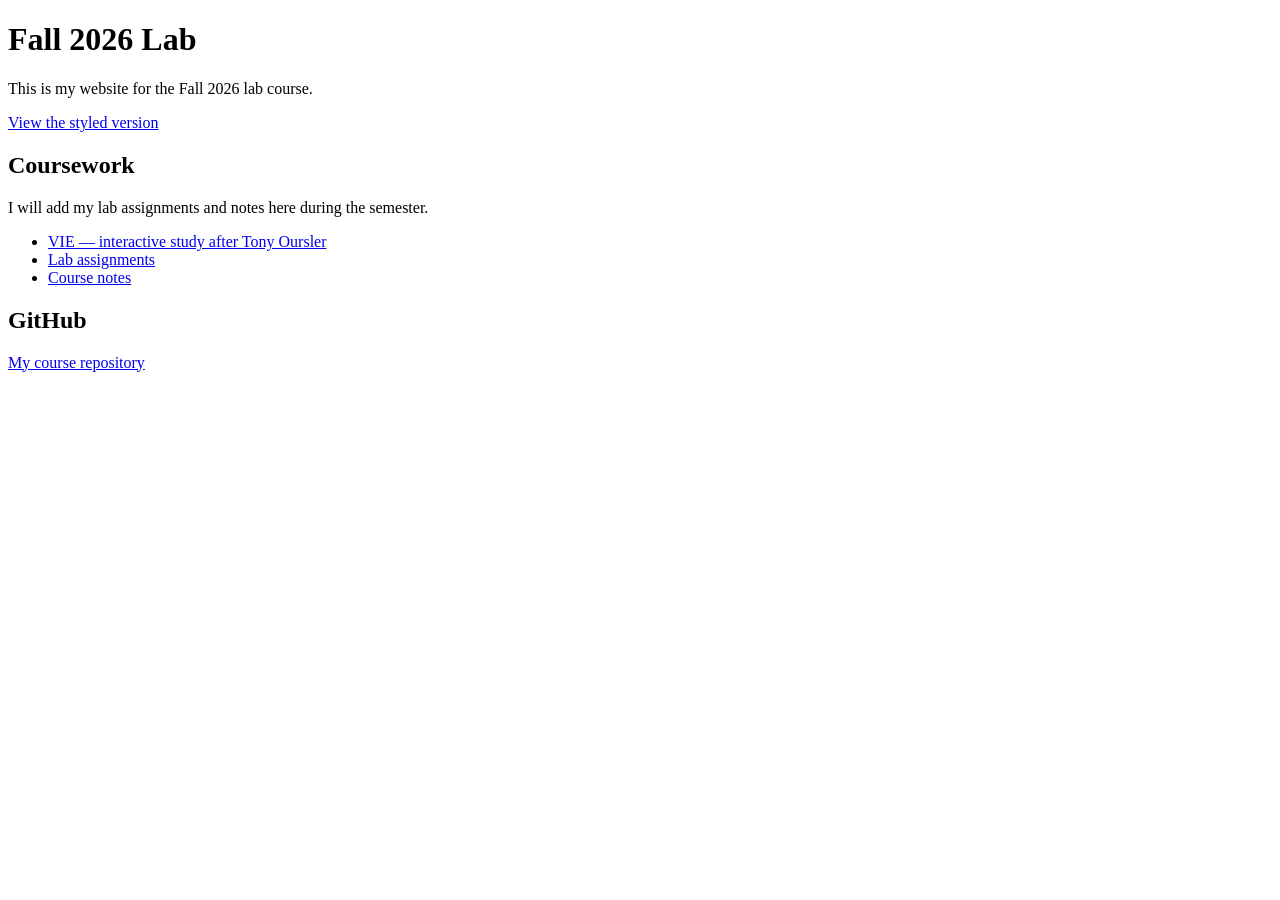
<file: index.html>
<!doctype html>
<html lang="en">
  <head>
    <meta charset="UTF-8" />
    <meta name="viewport" content="width=device-width, initial-scale=1" />
    <title>Fall 2026 Lab</title>
  </head>
  <body>
    <h1>Fall 2026 Lab</h1>
    <p>This is my website for the Fall 2026 lab course.</p>
    <p><a href="original/">View the styled version</a></p>

    <h2 id="coursework">Coursework</h2>
    <p>I will add my lab assignments and notes here during the semester.</p>
    <ul>
      <li><a href="collage/">VIE — interactive study after Tony Oursler</a></li>
      <li>
        <a href="https://github.com/ixthecreator/fall-2026-lab/tree/main/labs"
          >Lab assignments</a
        >
      </li>
      <li>
        <a href="https://github.com/ixthecreator/fall-2026-lab/tree/main/notes"
          >Course notes</a
        >
      </li>
    </ul>

    <h2>GitHub</h2>
    <p>
      <a href="https://github.com/ixthecreator/fall-2026-lab"
        >My course repository</a
      >
    </p>
  </body>
</html>
</file>
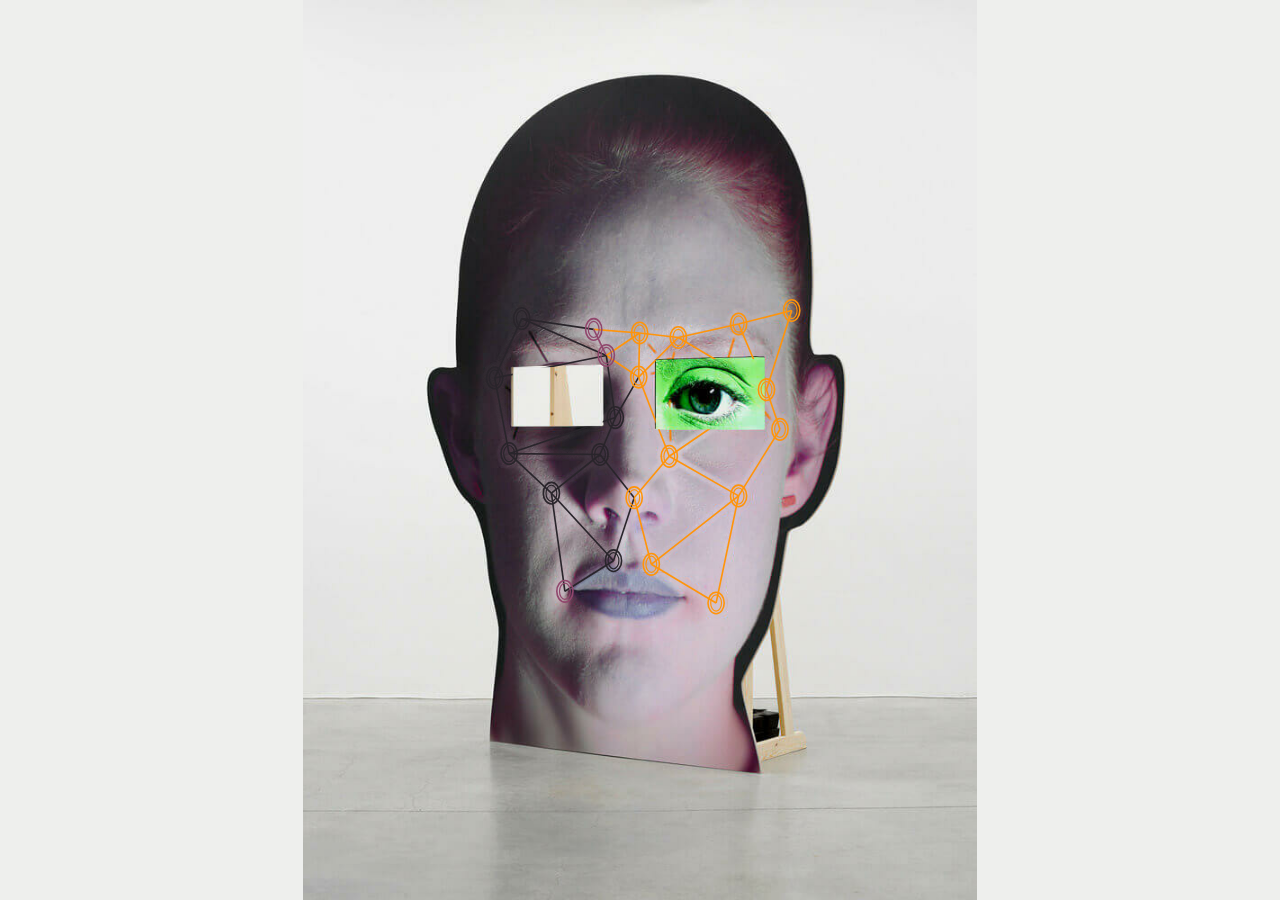
<file: collage/index.html>
<!doctype html>
<html lang="en">
  <head>
    <meta charset="utf-8" />
    <meta name="viewport" content="width=device-width, initial-scale=1" />
    <meta
      name="description"
      content="An interactive study of Tony Oursler’s VIE (2014), using the original artwork photograph from Lisson Gallery."
    />
    <title>VIE — Interactive study after Tony Oursler</title>
    <link rel="icon" href="assets/node.svg" type="image/svg+xml" />
    <link rel="stylesheet" href="styles.css?v=5" />
    <script src="interaction.js?v=5" defer></script>
  </head>
  <body>
    <main aria-label="Interactive study of Tony Oursler’s VIE, 2014">
      <p class="visually-hidden" id="move-help">
        Drag any circular node or facial feature. Arrow keys move the focused
        element. Press Escape to restore all original positions.
      </p>
      <svg
        class="artwork"
        viewBox="0 0 749 1000"
        xmlns="http://www.w3.org/2000/svg"
        aria-labelledby="art-title art-description"
      >
        <title id="art-title">VIE, Tony Oursler, 2014</title>
        <desc id="art-description">
          A large freestanding photographic face in a white gallery. Orange and
          dark facial mapping lines link circular nodes. A vivid green eye fills
          the right rectangular window; the left window shows the room behind
          it. Original artwork © Tony Oursler, courtesy Lisson Gallery. The 22
          visible circular nodes and four facial regions can be moved in this
          web study. The network is reconstructed as individual vector elements.
        </desc>
        <defs>
          <filter id="repair-feather">
            <feGaussianBlur stdDeviation="1.2" />
          </filter>
          <mask
            id="window-occlusion"
            maskUnits="userSpaceOnUse"
            x="0"
            y="0"
            width="749"
            height="1000"
          >
            <rect width="749" height="1000" fill="white" />
            <rect
              data-occlude="left-eye"
              x="233"
              y="408"
              width="100"
              height="66"
              fill="black"
            />
            <rect
              data-occlude="right-eye"
              x="392"
              y="399"
              width="122"
              height="78"
              fill="black"
            />
          </mask>
          <mask
            id="erase-network"
            maskUnits="userSpaceOnUse"
            x="0"
            y="0"
            width="749"
            height="1000"
          >
            <rect width="749" height="1000" fill="black" />
            <g filter="url(#repair-feather)">
              <line
                x1="243"
                y1="354"
                x2="323"
                y2="366"
                stroke="white"
                stroke-width="11"
              />
              <line
                x1="243"
                y1="354"
                x2="213"
                y2="420"
                stroke="white"
                stroke-width="11"
              />
              <line
                x1="243"
                y1="354"
                x2="337"
                y2="395"
                stroke="white"
                stroke-width="11"
              />
              <line
                x1="323"
                y1="366"
                x2="374"
                y2="370"
                stroke="white"
                stroke-width="11"
              />
              <line
                x1="323"
                y1="366"
                x2="337"
                y2="395"
                stroke="white"
                stroke-width="11"
              />
              <line
                x1="374"
                y1="370"
                x2="417"
                y2="375"
                stroke="white"
                stroke-width="11"
              />
              <line
                x1="374"
                y1="370"
                x2="337"
                y2="395"
                stroke="white"
                stroke-width="11"
              />
              <line
                x1="374"
                y1="370"
                x2="373"
                y2="419"
                stroke="white"
                stroke-width="11"
              />
              <line
                x1="417"
                y1="375"
                x2="484"
                y2="360"
                stroke="white"
                stroke-width="11"
              />
              <line
                x1="417"
                y1="375"
                x2="373"
                y2="419"
                stroke="white"
                stroke-width="11"
              />
              <line
                x1="417"
                y1="375"
                x2="515"
                y2="433"
                stroke="white"
                stroke-width="11"
              />
              <line
                x1="484"
                y1="360"
                x2="543"
                y2="345"
                stroke="white"
                stroke-width="11"
              />
              <line
                x1="484"
                y1="360"
                x2="515"
                y2="433"
                stroke="white"
                stroke-width="11"
              />
              <line
                x1="543"
                y1="345"
                x2="515"
                y2="433"
                stroke="white"
                stroke-width="11"
              />
              <line
                x1="213"
                y1="420"
                x2="337"
                y2="395"
                stroke="white"
                stroke-width="11"
              />
              <line
                x1="213"
                y1="420"
                x2="229"
                y2="504"
                stroke="white"
                stroke-width="11"
              />
              <line
                x1="337"
                y1="395"
                x2="373"
                y2="419"
                stroke="white"
                stroke-width="11"
              />
              <line
                x1="337"
                y1="395"
                x2="347"
                y2="464"
                stroke="white"
                stroke-width="11"
              />
              <line
                x1="373"
                y1="419"
                x2="347"
                y2="464"
                stroke="white"
                stroke-width="11"
              />
              <line
                x1="373"
                y1="419"
                x2="407"
                y2="507"
                stroke="white"
                stroke-width="11"
              />
              <line
                x1="515"
                y1="433"
                x2="530"
                y2="477"
                stroke="white"
                stroke-width="11"
              />
              <line
                x1="515"
                y1="433"
                x2="407"
                y2="507"
                stroke="white"
                stroke-width="11"
              />
              <line
                x1="229"
                y1="504"
                x2="347"
                y2="464"
                stroke="white"
                stroke-width="11"
              />
              <line
                x1="229"
                y1="504"
                x2="330"
                y2="505"
                stroke="white"
                stroke-width="11"
              />
              <line
                x1="229"
                y1="504"
                x2="276"
                y2="548"
                stroke="white"
                stroke-width="11"
              />
              <line
                x1="347"
                y1="464"
                x2="330"
                y2="505"
                stroke="white"
                stroke-width="11"
              />
              <line
                x1="530"
                y1="477"
                x2="484"
                y2="551"
                stroke="white"
                stroke-width="11"
              />
              <line
                x1="330"
                y1="505"
                x2="276"
                y2="548"
                stroke="white"
                stroke-width="11"
              />
              <line
                x1="330"
                y1="505"
                x2="368"
                y2="553"
                stroke="white"
                stroke-width="11"
              />
              <line
                x1="407"
                y1="507"
                x2="368"
                y2="553"
                stroke="white"
                stroke-width="11"
              />
              <line
                x1="407"
                y1="507"
                x2="484"
                y2="551"
                stroke="white"
                stroke-width="11"
              />
              <line
                x1="276"
                y1="548"
                x2="291"
                y2="657"
                stroke="white"
                stroke-width="11"
              />
              <line
                x1="276"
                y1="548"
                x2="345"
                y2="623"
                stroke="white"
                stroke-width="11"
              />
              <line
                x1="368"
                y1="553"
                x2="345"
                y2="623"
                stroke="white"
                stroke-width="11"
              />
              <line
                x1="368"
                y1="553"
                x2="387"
                y2="627"
                stroke="white"
                stroke-width="11"
              />
              <line
                x1="484"
                y1="551"
                x2="387"
                y2="627"
                stroke="white"
                stroke-width="11"
              />
              <line
                x1="484"
                y1="551"
                x2="459"
                y2="670"
                stroke="white"
                stroke-width="11"
              />
              <line
                x1="345"
                y1="623"
                x2="291"
                y2="657"
                stroke="white"
                stroke-width="11"
              />
              <line
                x1="387"
                y1="627"
                x2="459"
                y2="670"
                stroke="white"
                stroke-width="11"
              />
              <ellipse cx="243" cy="354" rx="14" ry="17" fill="white" />
              <ellipse cx="323" cy="366" rx="14" ry="17" fill="white" />
              <ellipse cx="374" cy="370" rx="14" ry="17" fill="white" />
              <ellipse cx="417" cy="375" rx="14" ry="17" fill="white" />
              <ellipse cx="484" cy="360" rx="14" ry="17" fill="white" />
              <ellipse cx="543" cy="345" rx="14" ry="17" fill="white" />
              <ellipse cx="213" cy="420" rx="14" ry="17" fill="white" />
              <ellipse cx="337" cy="395" rx="14" ry="17" fill="white" />
              <ellipse cx="373" cy="419" rx="14" ry="17" fill="white" />
              <ellipse cx="515" cy="433" rx="14" ry="17" fill="white" />
              <ellipse cx="229" cy="504" rx="14" ry="17" fill="white" />
              <ellipse cx="347" cy="464" rx="14" ry="17" fill="white" />
              <ellipse cx="530" cy="477" rx="14" ry="17" fill="white" />
              <ellipse cx="330" cy="505" rx="14" ry="17" fill="white" />
              <ellipse cx="407" cy="507" rx="14" ry="17" fill="white" />
              <ellipse cx="276" cy="548" rx="14" ry="17" fill="white" />
              <ellipse cx="368" cy="553" rx="14" ry="17" fill="white" />
              <ellipse cx="484" cy="551" rx="14" ry="17" fill="white" />
              <ellipse cx="345" cy="623" rx="14" ry="17" fill="white" />
              <ellipse cx="387" cy="627" rx="14" ry="17" fill="white" />
              <ellipse cx="291" cy="657" rx="14" ry="17" fill="white" />
              <ellipse cx="459" cy="670" rx="14" ry="17" fill="white" />
            </g>
          </mask>
          <g id="clean-artwork">
            <image
              href="assets/oursler-vie.jpg"
              width="749"
              height="1000"
              preserveAspectRatio="none"
            />
            <image
              href="assets/vie-clean-plate.png"
              width="749"
              height="1000"
              preserveAspectRatio="none"
              mask="url(#erase-network)"
            />
          </g>
        </defs>
        <use href="#clean-artwork" />
        <g aria-hidden="true">
          <rect
            data-hole="left-eye"
            x="233"
            y="408"
            width="100"
            height="66"
            fill="#d7d6ce"
            opacity="0"
          />
          <rect
            data-hole="right-eye"
            x="392"
            y="399"
            width="122"
            height="78"
            fill="#d7d6ce"
            opacity="0"
          />
          <rect
            data-hole="nose"
            x="328"
            y="507"
            width="72"
            height="80"
            fill="#b8b4b8"
            opacity="0"
          />
          <rect
            data-hole="mouth"
            x="290"
            y="636"
            width="128"
            height="53"
            fill="#b8b4b8"
            opacity="0"
          />
        </g>

        <svg
          class="feature"
          data-feature="nose"
          x="328"
          y="507"
          width="72"
          height="80"
          viewBox="328 507 72 80"
          role="button"
          tabindex="0"
          aria-label="Move nose"
          aria-describedby="move-help"
        >
          <use href="#clean-artwork" /></svg
        ><svg
          class="feature"
          data-feature="mouth"
          x="290"
          y="636"
          width="128"
          height="53"
          viewBox="290 636 128 53"
          role="button"
          tabindex="0"
          aria-label="Move mouth"
          aria-describedby="move-help"
        >
          <use href="#clean-artwork" /></svg
        ><svg
          class="feature"
          data-feature="left-eye"
          x="233"
          y="408"
          width="100"
          height="66"
          viewBox="233 408 100 66"
          role="button"
          tabindex="0"
          aria-label="Move left eye window"
          aria-describedby="move-help"
        >
          <image
            href="assets/oursler-vie.jpg"
            width="749"
            height="1000"
            preserveAspectRatio="none"
          /></svg
        ><svg
          class="feature"
          data-feature="right-eye"
          x="392"
          y="399"
          width="122"
          height="78"
          viewBox="392 399 122 78"
          role="button"
          tabindex="0"
          aria-label="Move green right eye"
          aria-describedby="move-help"
        >
          <image
            href="assets/oursler-vie.jpg"
            width="749"
            height="1000"
            preserveAspectRatio="none"
          />
        </svg>
        <g
          class="connections"
          aria-hidden="true"
          mask="url(#window-occlusion)"
        ></g>
        <g class="nodes">
          <g
            class="node"
            data-node="n01"
            transform="translate(243 354)"
            style="--node-color: #29252b"
            role="button"
            tabindex="0"
            aria-label="Move node 01, left forehead"
            aria-describedby="move-help"
          >
            <ellipse class="node-hit" rx="15" ry="18" />
            <ellipse class="node-ring outer" rx="9" ry="12" />
            <ellipse class="node-ring inner" rx="6" ry="9" />
          </g>
          <g
            class="node"
            data-node="n02"
            transform="translate(323 366)"
            style="--node-color: #91476d"
            role="button"
            tabindex="0"
            aria-label="Move node 02, inner left brow"
            aria-describedby="move-help"
          >
            <ellipse class="node-hit" rx="15" ry="18" />
            <ellipse class="node-ring outer" rx="9" ry="12" />
            <ellipse class="node-ring inner" rx="6" ry="9" />
          </g>
          <g
            class="node"
            data-node="n03"
            transform="translate(374 370)"
            style="--node-color: #ff940a"
            role="button"
            tabindex="0"
            aria-label="Move node 03, upper nose bridge"
            aria-describedby="move-help"
          >
            <ellipse class="node-hit" rx="15" ry="18" />
            <ellipse class="node-ring outer" rx="9" ry="12" />
            <ellipse class="node-ring inner" rx="6" ry="9" />
          </g>
          <g
            class="node"
            data-node="n04"
            transform="translate(417 375)"
            style="--node-color: #ff940a"
            role="button"
            tabindex="0"
            aria-label="Move node 04, inner right brow"
            aria-describedby="move-help"
          >
            <ellipse class="node-hit" rx="15" ry="18" />
            <ellipse class="node-ring outer" rx="9" ry="12" />
            <ellipse class="node-ring inner" rx="6" ry="9" />
          </g>
          <g
            class="node"
            data-node="n05"
            transform="translate(484 360)"
            style="--node-color: #ff940a"
            role="button"
            tabindex="0"
            aria-label="Move node 05, right brow"
            aria-describedby="move-help"
          >
            <ellipse class="node-hit" rx="15" ry="18" />
            <ellipse class="node-ring outer" rx="9" ry="12" />
            <ellipse class="node-ring inner" rx="6" ry="9" />
          </g>
          <g
            class="node"
            data-node="n06"
            transform="translate(543 345)"
            style="--node-color: #ff940a"
            role="button"
            tabindex="0"
            aria-label="Move node 06, right temple"
            aria-describedby="move-help"
          >
            <ellipse class="node-hit" rx="15" ry="18" />
            <ellipse class="node-ring outer" rx="9" ry="12" />
            <ellipse class="node-ring inner" rx="6" ry="9" />
          </g>
          <g
            class="node"
            data-node="n07"
            transform="translate(213 420)"
            style="--node-color: #29252b"
            role="button"
            tabindex="0"
            aria-label="Move node 07, outer left eye"
            aria-describedby="move-help"
          >
            <ellipse class="node-hit" rx="15" ry="18" />
            <ellipse class="node-ring outer" rx="9" ry="12" />
            <ellipse class="node-ring inner" rx="6" ry="9" />
          </g>
          <g
            class="node"
            data-node="n08"
            transform="translate(337 395)"
            style="--node-color: #91476d"
            role="button"
            tabindex="0"
            aria-label="Move node 08, upper left eye corner"
            aria-describedby="move-help"
          >
            <ellipse class="node-hit" rx="15" ry="18" />
            <ellipse class="node-ring outer" rx="9" ry="12" />
            <ellipse class="node-ring inner" rx="6" ry="9" />
          </g>
          <g
            class="node"
            data-node="n09"
            transform="translate(373 419)"
            style="--node-color: #ff940a"
            role="button"
            tabindex="0"
            aria-label="Move node 09, lower nose bridge"
            aria-describedby="move-help"
          >
            <ellipse class="node-hit" rx="15" ry="18" />
            <ellipse class="node-ring outer" rx="9" ry="12" />
            <ellipse class="node-ring inner" rx="6" ry="9" />
          </g>
          <g
            class="node"
            data-node="n10"
            transform="translate(515 433)"
            style="--node-color: #ff940a"
            role="button"
            tabindex="0"
            aria-label="Move node 10, outer right eye"
            aria-describedby="move-help"
          >
            <ellipse class="node-hit" rx="15" ry="18" />
            <ellipse class="node-ring outer" rx="9" ry="12" />
            <ellipse class="node-ring inner" rx="6" ry="9" />
          </g>
          <g
            class="node"
            data-node="n11"
            transform="translate(229 504)"
            style="--node-color: #29252b"
            role="button"
            tabindex="0"
            aria-label="Move node 11, upper left cheek"
            aria-describedby="move-help"
          >
            <ellipse class="node-hit" rx="15" ry="18" />
            <ellipse class="node-ring outer" rx="9" ry="12" />
            <ellipse class="node-ring inner" rx="6" ry="9" />
          </g>
          <g
            class="node"
            data-node="n12"
            transform="translate(347 464)"
            style="--node-color: #29252b"
            role="button"
            tabindex="0"
            aria-label="Move node 12, inner left eye"
            aria-describedby="move-help"
          >
            <ellipse class="node-hit" rx="15" ry="18" />
            <ellipse class="node-ring outer" rx="9" ry="12" />
            <ellipse class="node-ring inner" rx="6" ry="9" />
          </g>
          <g
            class="node"
            data-node="n13"
            transform="translate(530 477)"
            style="--node-color: #ff940a"
            role="button"
            tabindex="0"
            aria-label="Move node 13, upper right cheek"
            aria-describedby="move-help"
          >
            <ellipse class="node-hit" rx="15" ry="18" />
            <ellipse class="node-ring outer" rx="9" ry="12" />
            <ellipse class="node-ring inner" rx="6" ry="9" />
          </g>
          <g
            class="node"
            data-node="n14"
            transform="translate(330 505)"
            style="--node-color: #29252b"
            role="button"
            tabindex="0"
            aria-label="Move node 14, left nose"
            aria-describedby="move-help"
          >
            <ellipse class="node-hit" rx="15" ry="18" />
            <ellipse class="node-ring outer" rx="9" ry="12" />
            <ellipse class="node-ring inner" rx="6" ry="9" />
          </g>
          <g
            class="node"
            data-node="n15"
            transform="translate(407 507)"
            style="--node-color: #ff940a"
            role="button"
            tabindex="0"
            aria-label="Move node 15, right nose"
            aria-describedby="move-help"
          >
            <ellipse class="node-hit" rx="15" ry="18" />
            <ellipse class="node-ring outer" rx="9" ry="12" />
            <ellipse class="node-ring inner" rx="6" ry="9" />
          </g>
          <g
            class="node"
            data-node="n16"
            transform="translate(276 548)"
            style="--node-color: #29252b"
            role="button"
            tabindex="0"
            aria-label="Move node 16, left cheek"
            aria-describedby="move-help"
          >
            <ellipse class="node-hit" rx="15" ry="18" />
            <ellipse class="node-ring outer" rx="9" ry="12" />
            <ellipse class="node-ring inner" rx="6" ry="9" />
          </g>
          <g
            class="node"
            data-node="n17"
            transform="translate(368 553)"
            style="--node-color: #ff940a"
            role="button"
            tabindex="0"
            aria-label="Move node 17, nose tip"
            aria-describedby="move-help"
          >
            <ellipse class="node-hit" rx="15" ry="18" />
            <ellipse class="node-ring outer" rx="9" ry="12" />
            <ellipse class="node-ring inner" rx="6" ry="9" />
          </g>
          <g
            class="node"
            data-node="n18"
            transform="translate(484 551)"
            style="--node-color: #ff940a"
            role="button"
            tabindex="0"
            aria-label="Move node 18, right cheek"
            aria-describedby="move-help"
          >
            <ellipse class="node-hit" rx="15" ry="18" />
            <ellipse class="node-ring outer" rx="9" ry="12" />
            <ellipse class="node-ring inner" rx="6" ry="9" />
          </g>
          <g
            class="node"
            data-node="n19"
            transform="translate(345 623)"
            style="--node-color: #29252b"
            role="button"
            tabindex="0"
            aria-label="Move node 19, left upper lip"
            aria-describedby="move-help"
          >
            <ellipse class="node-hit" rx="15" ry="18" />
            <ellipse class="node-ring outer" rx="9" ry="12" />
            <ellipse class="node-ring inner" rx="6" ry="9" />
          </g>
          <g
            class="node"
            data-node="n20"
            transform="translate(387 627)"
            style="--node-color: #ff940a"
            role="button"
            tabindex="0"
            aria-label="Move node 20, right upper lip"
            aria-describedby="move-help"
          >
            <ellipse class="node-hit" rx="15" ry="18" />
            <ellipse class="node-ring outer" rx="9" ry="12" />
            <ellipse class="node-ring inner" rx="6" ry="9" />
          </g>
          <g
            class="node"
            data-node="n21"
            transform="translate(291 657)"
            style="--node-color: #91476d"
            role="button"
            tabindex="0"
            aria-label="Move node 21, left mouth corner"
            aria-describedby="move-help"
          >
            <ellipse class="node-hit" rx="15" ry="18" />
            <ellipse class="node-ring outer" rx="9" ry="12" />
            <ellipse class="node-ring inner" rx="6" ry="9" />
          </g>
          <g
            class="node"
            data-node="n22"
            transform="translate(459 670)"
            style="--node-color: #ff940a"
            role="button"
            tabindex="0"
            aria-label="Move node 22, right mouth corner"
            aria-describedby="move-help"
          >
            <ellipse class="node-hit" rx="15" ry="18" />
            <ellipse class="node-ring outer" rx="9" ry="12" />
            <ellipse class="node-ring inner" rx="6" ry="9" />
          </g>
        </g>
      </svg>
      <p class="status visually-hidden" role="status" aria-live="polite"></p>
    </main>
  </body>
</html>
</file>
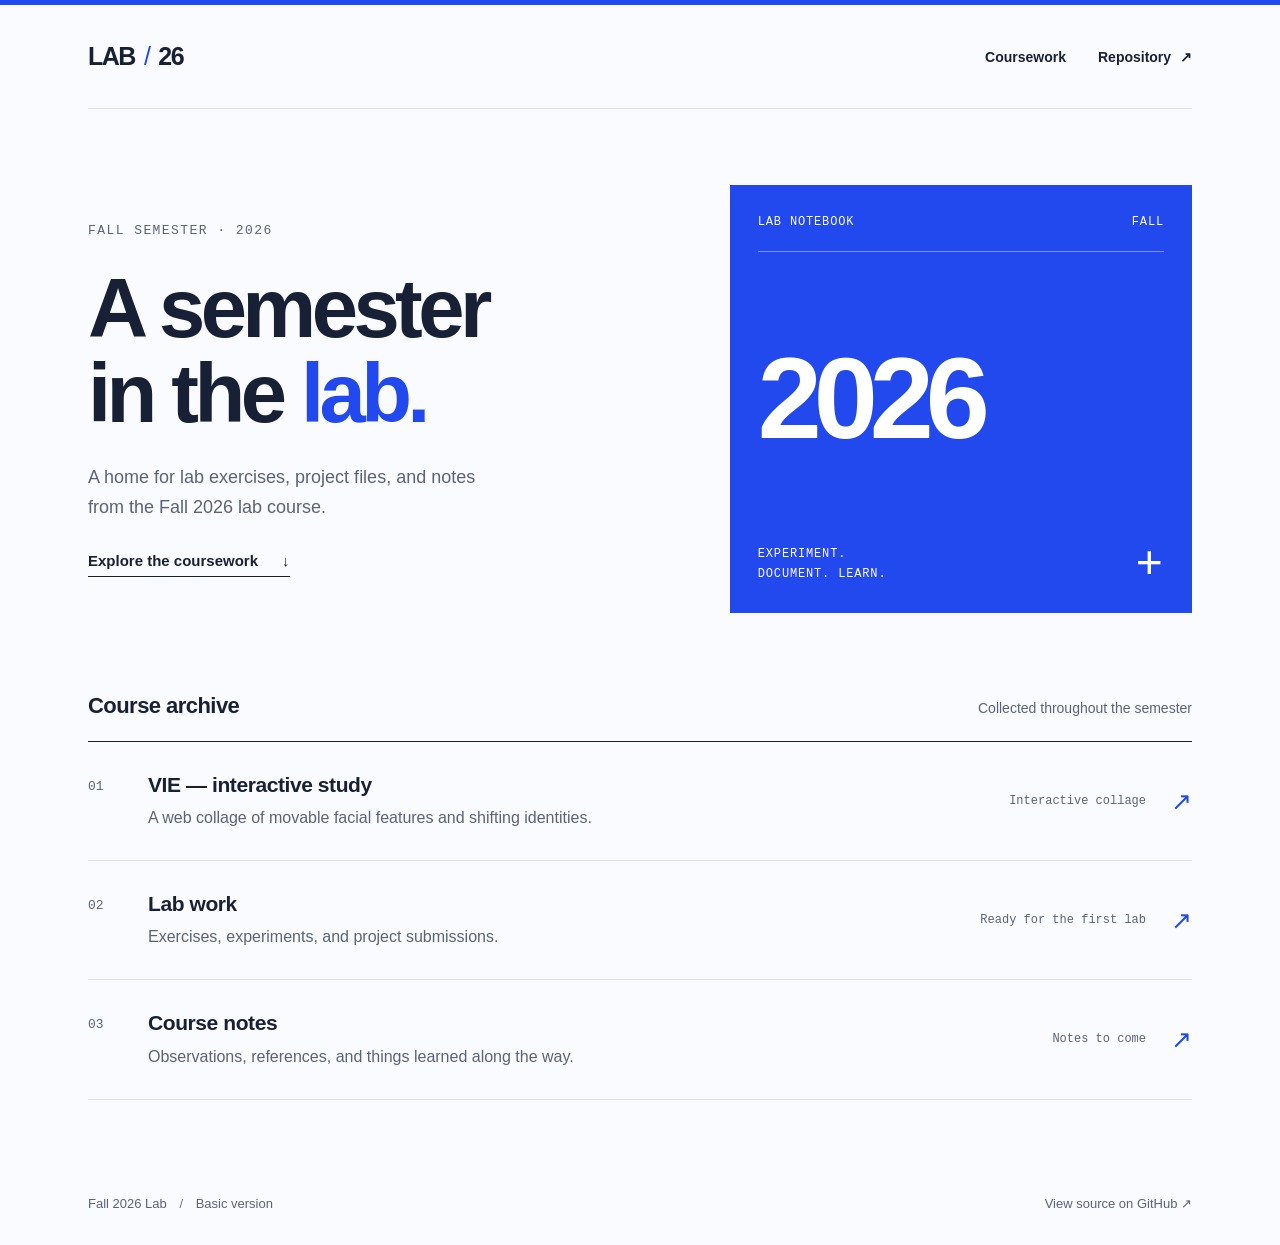
<file: original/index.html>
<!doctype html>
<html lang="en">
  <head>
    <meta charset="utf-8" />
    <meta name="viewport" content="width=device-width, initial-scale=1" />
    <meta
      name="description"
      content="Lab work, project files, and course notes for the Fall 2026 lab course."
    />
    <meta name="theme-color" content="#2149ed" />
    <title>Fall 2026 Lab</title>
    <link rel="icon" href="favicon.svg" type="image/svg+xml" />
    <link rel="stylesheet" href="styles.css" />
  </head>
  <body>
    <a class="skip-link" href="#main">Skip to content</a>
    <div class="page-shell">
      <header class="site-header">
        <a class="wordmark" href="./" aria-label="Fall 2026 Lab home"
          >LAB<span class="wordmark-divider" aria-hidden="true">/</span>26</a
        >
        <nav aria-label="Main navigation">
          <a href="#coursework">Coursework</a>
          <a href="https://github.com/ixthecreator/fall-2026-lab"
            >Repository <span aria-hidden="true">↗</span></a
          >
        </nav>
      </header>

      <main id="main">
        <section class="intro" aria-labelledby="page-title">
          <div class="intro-copy">
            <p class="eyebrow">Fall semester · 2026</p>
            <h1 id="page-title">A semester<br />in the <span>lab.</span></h1>
            <p class="description">
              A home for lab exercises, project files, and notes from the Fall
              2026 lab course.
            </p>
            <a class="primary-link" href="#coursework"
              >Explore the coursework <span aria-hidden="true">↓</span></a
            >
          </div>
          <div class="term-panel" aria-hidden="true">
            <div class="term-panel-top">
              <span>LAB NOTEBOOK</span><span>FALL</span>
            </div>
            <span class="term-year">2026</span>
            <div class="term-panel-bottom">
              <span>EXPERIMENT.<br />DOCUMENT. LEARN.</span
              ><span class="term-mark">+</span>
            </div>
          </div>
        </section>

        <section
          class="coursework"
          id="coursework"
          aria-labelledby="coursework-title"
        >
          <div class="section-heading">
            <h2 id="coursework-title">Course archive</h2>
            <p>Collected throughout the semester</p>
          </div>
          <a class="archive-row" href="../collage/">
            <span class="row-number" aria-hidden="true">01</span>
            <div class="row-content">
              <h3>VIE — interactive study</h3>
              <p>
                A web collage of movable facial features and shifting
                identities.
              </p>
            </div>
            <span class="row-status">Interactive collage</span
            ><span class="row-arrow" aria-hidden="true">↗</span>
          </a>
          <a
            class="archive-row"
            href="https://github.com/ixthecreator/fall-2026-lab/tree/main/labs"
          >
            <span class="row-number" aria-hidden="true">02</span>
            <div class="row-content">
              <h3>Lab work</h3>
              <p>Exercises, experiments, and project submissions.</p>
            </div>
            <span class="row-status">Ready for the first lab</span>
            <span class="row-arrow" aria-hidden="true">↗</span>
          </a>
          <a
            class="archive-row"
            href="https://github.com/ixthecreator/fall-2026-lab/tree/main/notes"
          >
            <span class="row-number" aria-hidden="true">03</span>
            <div class="row-content">
              <h3>Course notes</h3>
              <p>Observations, references, and things learned along the way.</p>
            </div>
            <span class="row-status">Notes to come</span>
            <span class="row-arrow" aria-hidden="true">↗</span>
          </a>
        </section>
      </main>

      <footer class="site-footer">
        <p>
          Fall 2026 Lab <span aria-hidden="true">/</span>
          <a href="../">Basic version</a>
        </p>
        <a href="https://github.com/ixthecreator/fall-2026-lab"
          >View source on GitHub <span aria-hidden="true">↗</span></a
        >
      </footer>
    </div>
  </body>
</html>
</file>
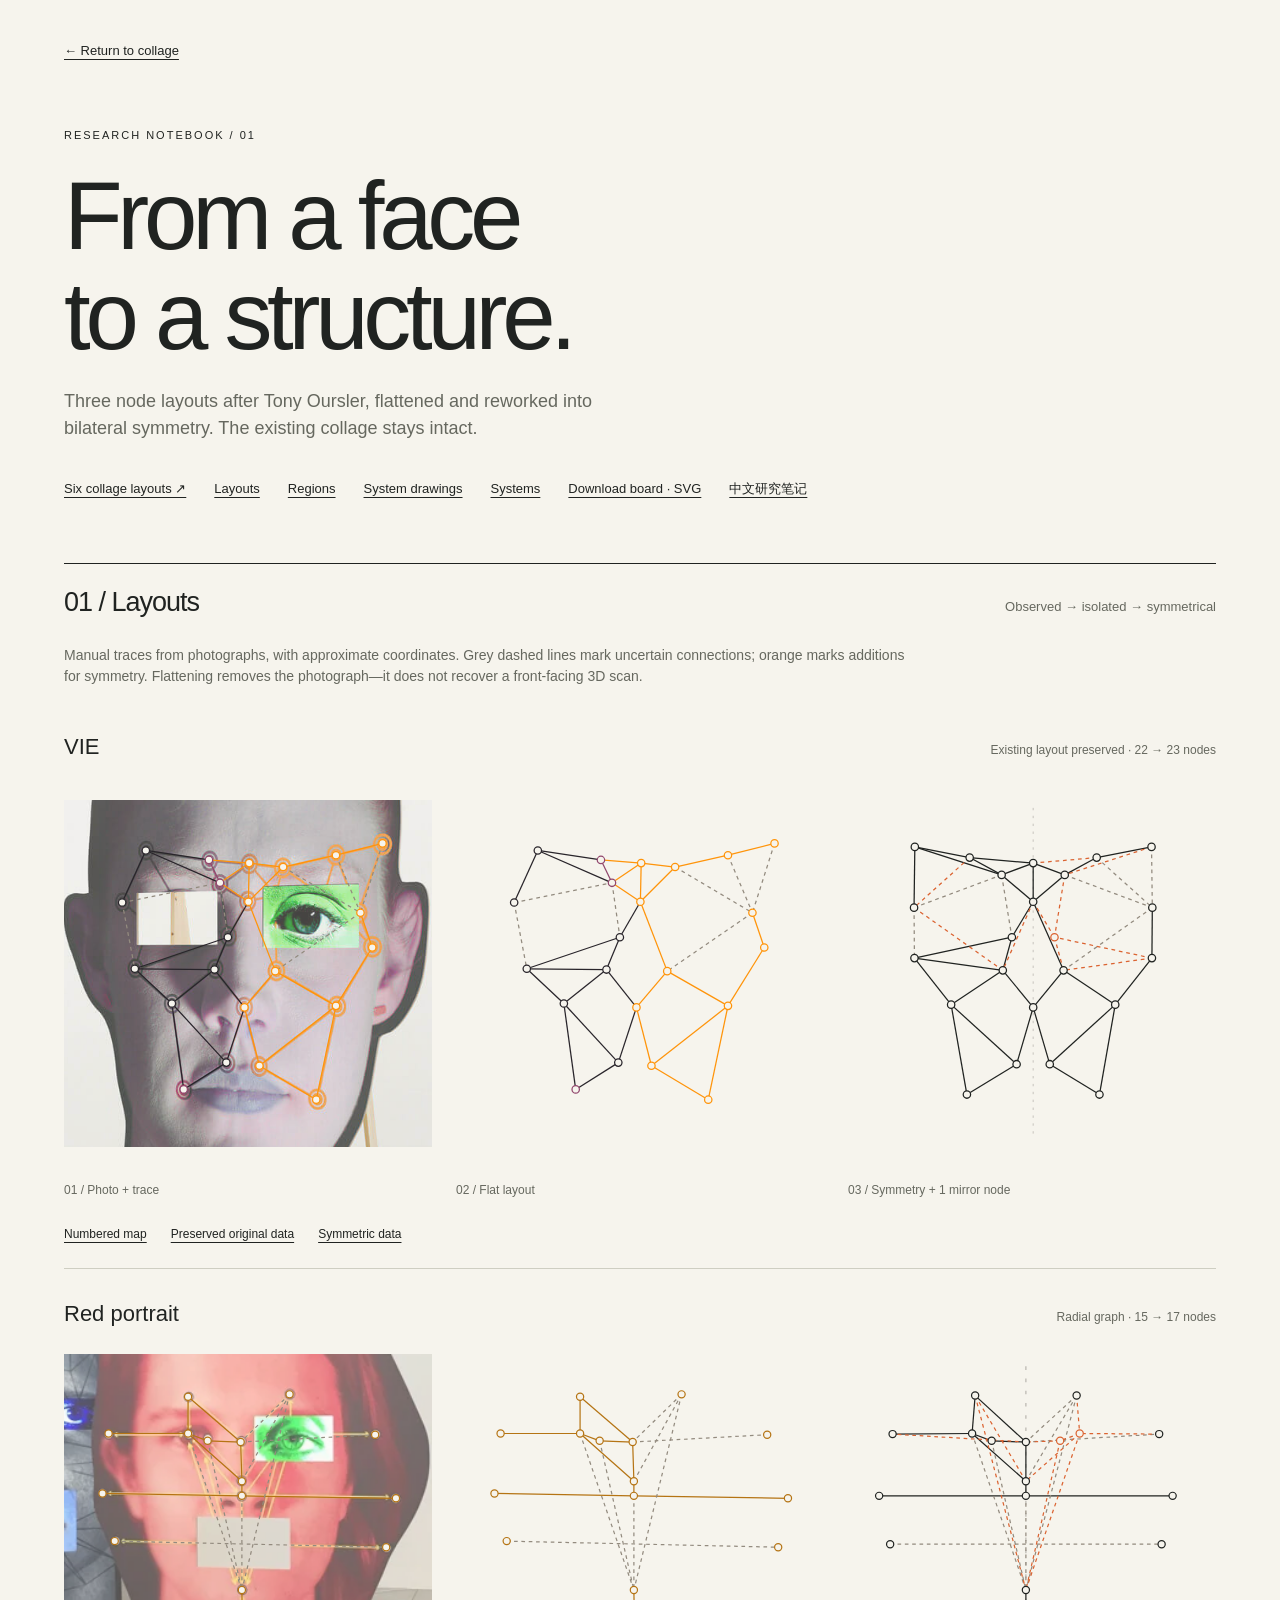
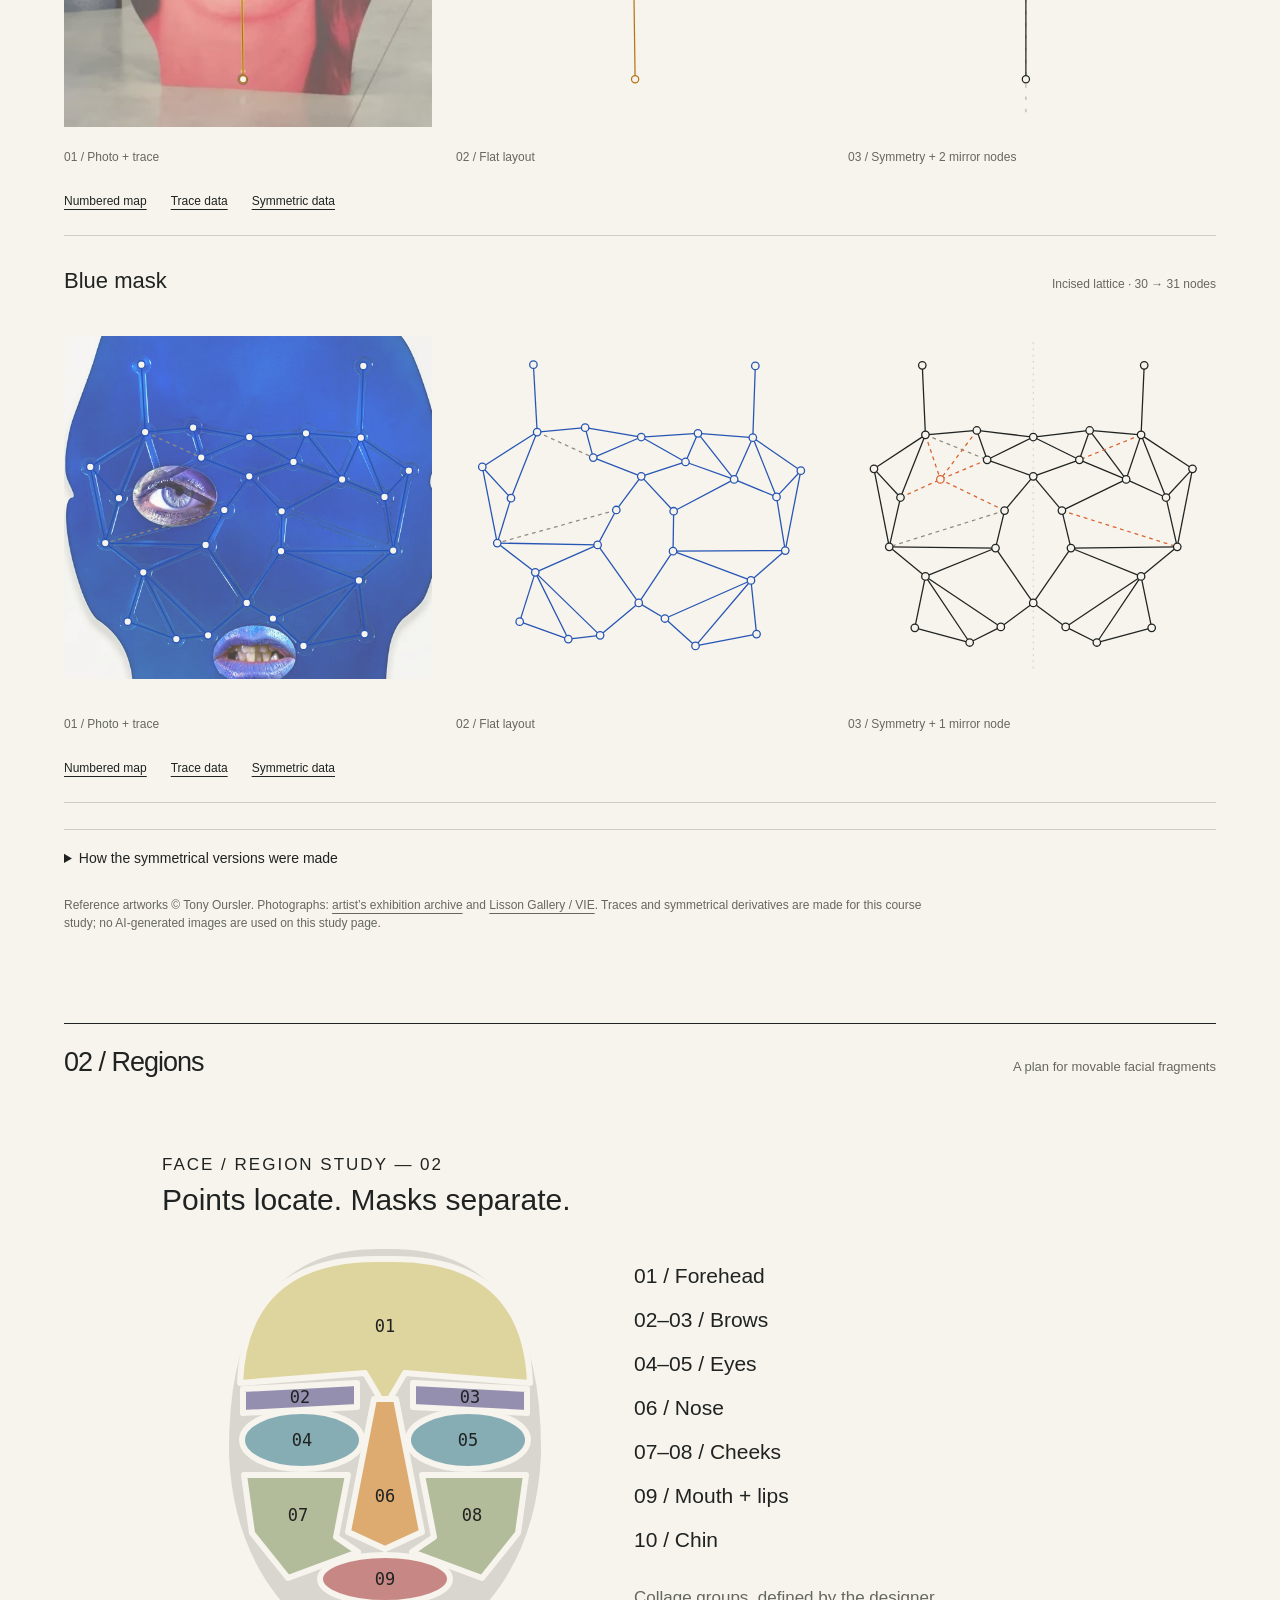
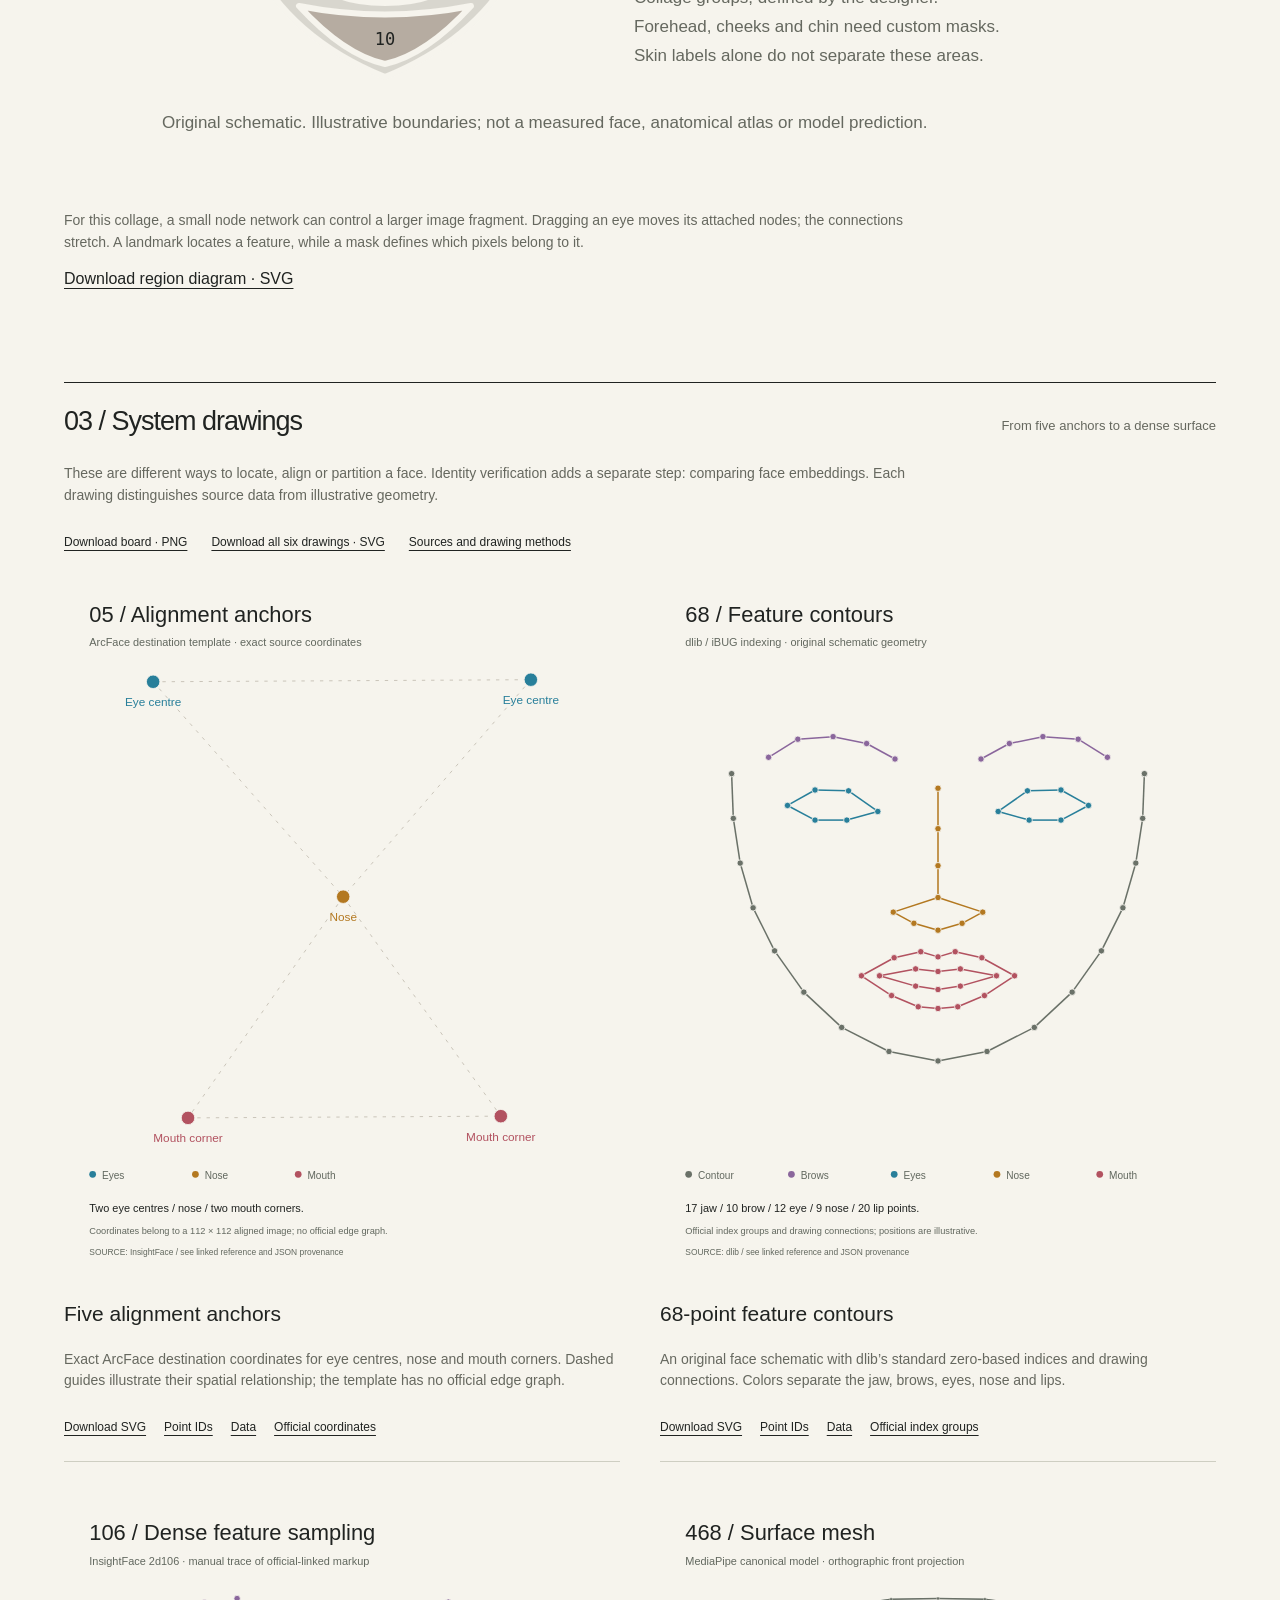
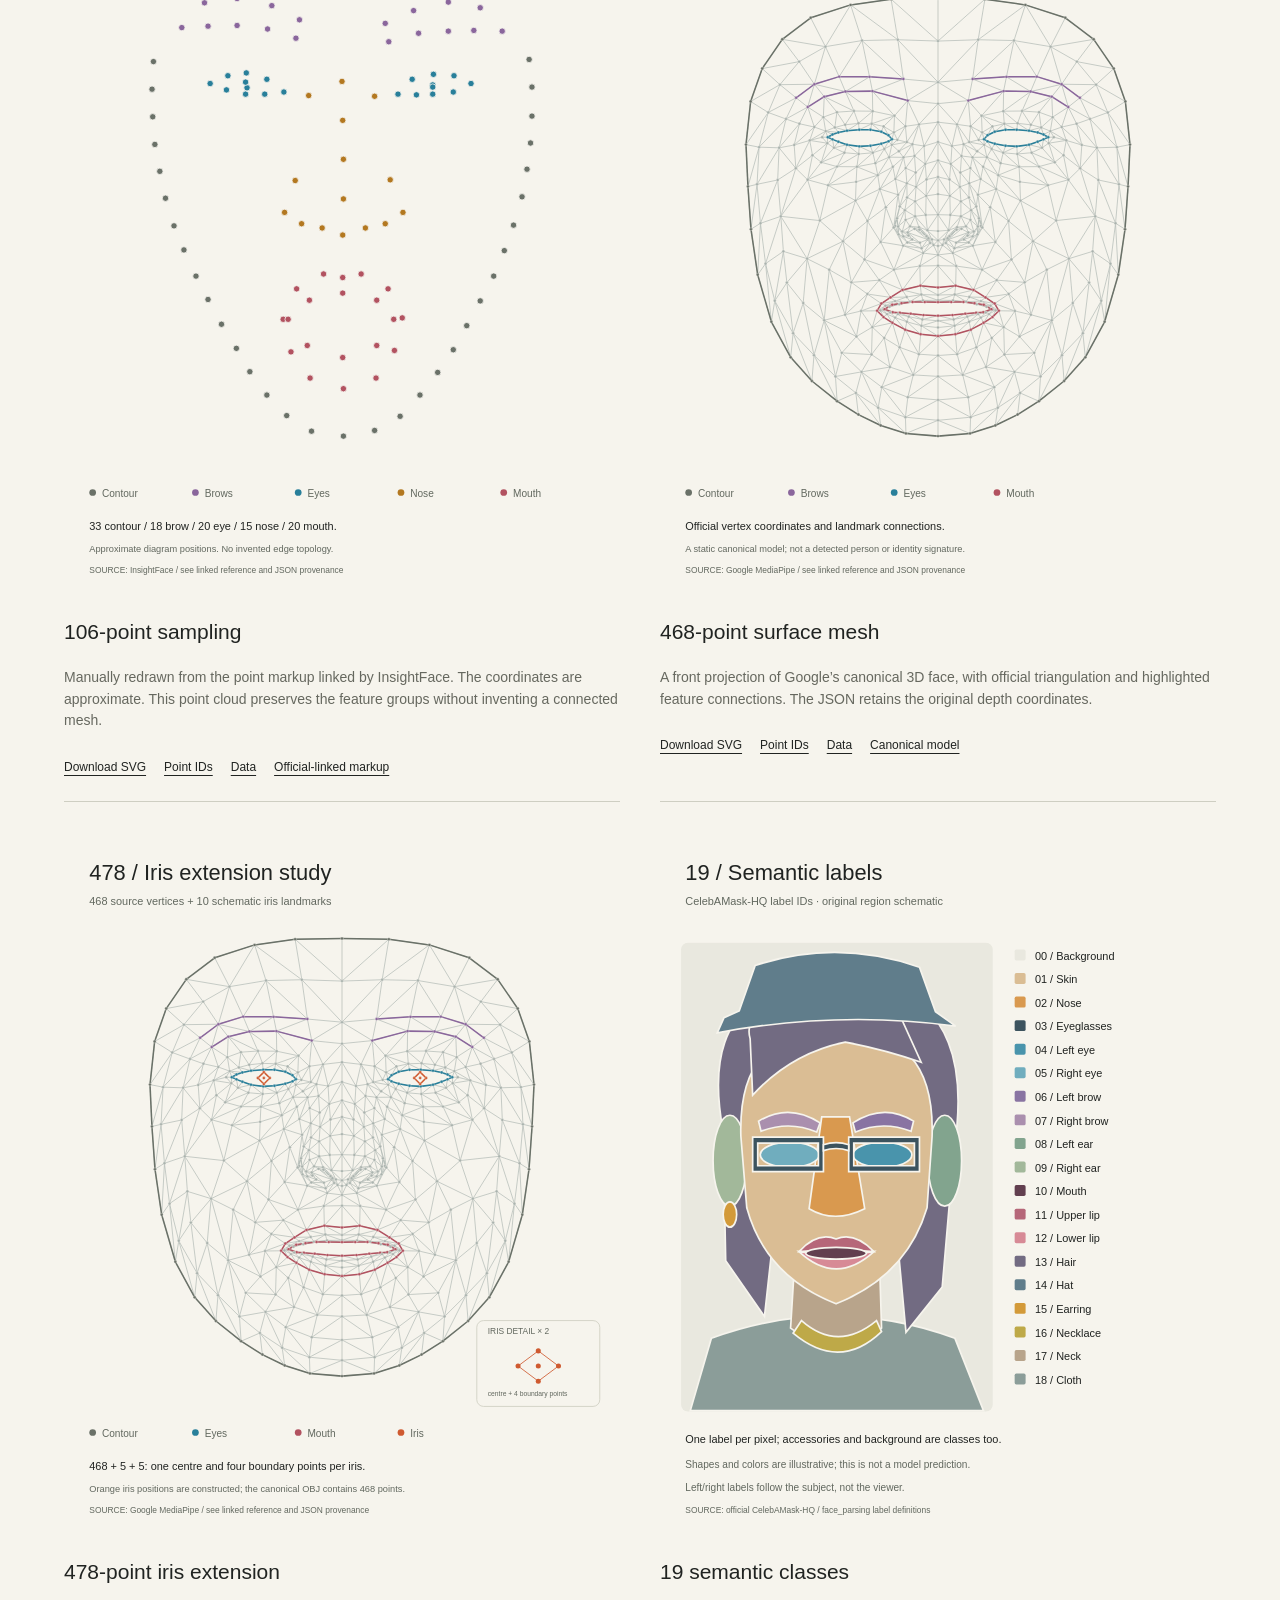
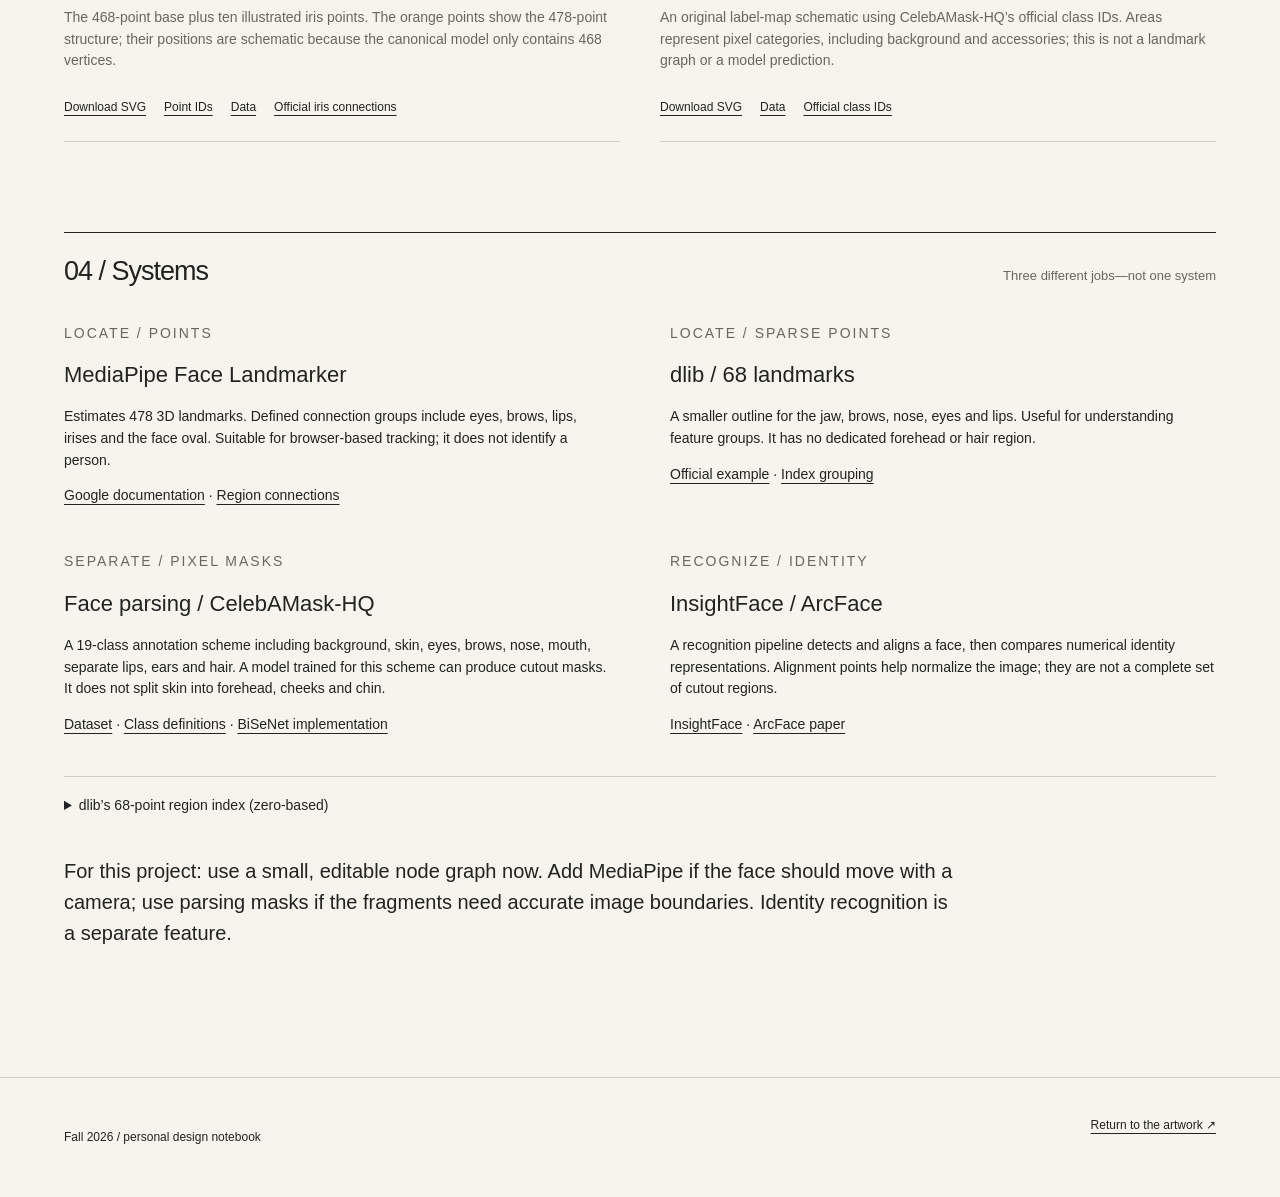
<file: collage/studies/index.html>
<!doctype html>
<html lang="en">
  <head>
    <meta charset="utf-8" />
    <meta name="viewport" content="width=device-width, initial-scale=1" />
    <title>Face / Structure studies</title>
    <link rel="stylesheet" href="study.css?v=2" />
  </head>
  <body>
    <header>
      <a href="../">← Return to collage</a>
      <p class="eyebrow">Research notebook / 01</p>
      <h1>From a face<br />to a structure.</h1>
      <p class="intro">
        Three node layouts after Tony Oursler, flattened and reworked into
        bilateral symmetry. The existing collage stays intact.
      </p>
      <nav aria-label="Study sections">
        <a href="../variations/">Six collage layouts ↗</a>
        <a href="#layouts">Layouts</a><a href="#regions">Regions</a
        ><a href="#structures">System drawings</a><a href="#systems">Systems</a
        ><a href="exports/node-comparison.svg" download>Download board · SVG</a
        ><a href="RESEARCH.md">中文研究笔记</a>
      </nav>
    </header>
    <main>
      <section id="layouts" aria-labelledby="layouts-title">
        <div class="section-heading">
          <h2 id="layouts-title">01 / Layouts</h2>
          <p>Observed → isolated → symmetrical</p>
        </div>
        <p class="note">
          Manual traces from photographs, with approximate coordinates. Grey
          dashed lines mark uncertain connections; orange marks additions for
          symmetry. Flattening removes the photograph—it does not recover a
          front-facing 3D scan.
        </p>
        <article class="study-row">
          <h3>VIE <span>Existing layout preserved · 22 → 23 nodes</span></h3>
          <div class="triptych">
            <figure>
              <img
                src="exports/vie-photo.svg"
                alt="The existing 22-node VIE layout overlaid on a cropped photograph of the artwork."
              />
              <figcaption>01 / Photo + trace</figcaption>
            </figure>
            <figure>
              <img
                src="exports/vie-flat.svg"
                alt="VIE's asymmetric node network isolated on a plain background."
              />
              <figcaption>02 / Flat layout</figcaption>
            </figure>
            <figure>
              <img
                src="exports/vie-symmetric.svg"
                alt="A bilateral redesign of VIE, with one added mirror node and added connections marked orange."
              />
              <figcaption>03 / Symmetry + 1 mirror node</figcaption>
            </figure>
          </div>
          <p class="row-links">
            <a href="exports/vie-numbered.svg">Numbered map</a
            ><a href="layouts/vie-preserved.json">Preserved original data</a
            ><a href="layouts/vie-symmetric.json">Symmetric data</a>
          </p>
        </article>
        <article class="study-row">
          <h3>Red portrait <span>Radial graph · 15 → 17 nodes</span></h3>
          <div class="triptych">
            <figure>
              <img
                src="exports/red-photo.svg"
                alt="Fifteen visible markers traced on the central red portrait in the artist's installation photograph."
              />
              <figcaption>01 / Photo + trace</figcaption>
            </figure>
            <figure>
              <img
                src="exports/red-flat.svg"
                alt="Horizontal bars and converging spokes extracted from the red portrait, with uncertain hidden segments dashed."
              />
              <figcaption>02 / Flat layout</figcaption>
            </figure>
            <figure>
              <img
                src="exports/red-symmetric.svg"
                alt="The radial graph centered and mirrored, with two extra nodes corresponding to the occluded eye area."
              />
              <figcaption>03 / Symmetry + 2 mirror nodes</figcaption>
            </figure>
          </div>
          <p class="row-links">
            <a href="exports/red-numbered.svg">Numbered map</a
            ><a href="layouts/red-source.json">Trace data</a
            ><a href="layouts/red-symmetric.json">Symmetric data</a>
          </p>
        </article>
        <article class="study-row">
          <h3>Blue mask <span>Incised lattice · 30 → 31 nodes</span></h3>
          <div class="triptych">
            <figure>
              <img
                src="exports/blue-photo.svg"
                alt="Thirty visible circular markers traced on a blue metal mask from the parallel panel series in the same exhibition."
              />
              <figcaption>01 / Photo + trace</figcaption>
            </figure>
            <figure>
              <img
                src="exports/blue-flat.svg"
                alt="A dense triangular lattice extracted from the blue mask, without its silhouette or eye and mouth imagery."
              />
              <figcaption>02 / Flat layout</figcaption>
            </figure>
            <figure>
              <img
                src="exports/blue-symmetric.svg"
                alt="A symmetric version of the lattice with one added counterpart to the visible inner eye marker."
              />
              <figcaption>03 / Symmetry + 1 mirror node</figcaption>
            </figure>
          </div>
          <p class="row-links">
            <a href="exports/blue-numbered.svg">Numbered map</a
            ><a href="layouts/blue-source.json">Trace data</a
            ><a href="layouts/blue-symmetric.json">Symmetric data</a>
          </p>
        </article>
        <details>
          <summary>How the symmetrical versions were made</summary>
          <p>
            Choose a vertical axis and corresponding left/right nodes. Average
            each pair’s height and distance from the axis, then place them at
            equal distances on opposite sides. Align central nodes with the
            axis. Mirror unpaired points and missing connections. Pairing is a
            design decision; it does not establish anatomical equivalence.
          </p>
          <p>
            The preserved VIE file contains the exact existing 22 nodes and 39
            edges. Its earlier reconstruction includes inferred hidden lines.
            New traces record visible markers and flag uncertain lines; they do
            not claim to recover every obscured marker.
          </p>
          <p>
            “Red portrait” and “Blue mask” are descriptive study labels, not
            verified artwork titles. The blue mask belongs to the parallel panel
            series in the same 2015 exhibition.
          </p>
        </details>
        <p class="credit">
          Reference artworks © Tony Oursler. Photographs:
          <a href="https://tonyoursler.com/templatevariantfriendstranger-london"
            >artist’s exhibition archive</a
          >
          and
          <a
            href="https://www.lissongallery.com/artists/tony-oursler/artworks/vie?image_id=8831"
            >Lisson Gallery / VIE</a
          >. Traces and symmetrical derivatives are made for this course study;
          no AI-generated images are used on this study page.
        </p>
      </section>
      <section id="regions" aria-labelledby="regions-title">
        <div class="section-heading">
          <h2 id="regions-title">02 / Regions</h2>
          <p>A plan for movable facial fragments</p>
        </div>
        <img
          class="region-map"
          src="exports/face-regions.svg"
          alt="An original schematic with ten collage regions: forehead, two brows, two eyes, nose, two cheeks, mouth and chin. These are design groups, not model predictions."
        />
        <p class="note">
          For this collage, a small node network can control a larger image
          fragment. Dragging an eye moves its attached nodes; the connections
          stretch. A landmark locates a feature, while a mask defines which
          pixels belong to it.
        </p>
        <a href="exports/face-regions.svg" download
          >Download region diagram · SVG</a
        >
      </section>
      <section id="structures" aria-labelledby="structures-title">
        <div class="section-heading">
          <h2 id="structures-title">03 / System drawings</h2>
          <p>From five anchors to a dense surface</p>
        </div>
        <p class="note">
          These are different ways to locate, align or partition a face.
          Identity verification adds a separate step: comparing face embeddings.
          Each drawing distinguishes source data from illustrative geometry.
        </p>
        <p class="row-links">
          <a href="exports/system-structures.png" download
            >Download board · PNG</a
          >
          <a href="exports/system-structures.svg" download
            >Download all six drawings · SVG</a
          ><a href="references/systems/SOURCES.md"
            >Sources and drawing methods</a
          >
        </p>
        <div class="structure-gallery">
          <article>
            <figure>
              <a
                href="exports/alignment-5.svg"
                aria-label="Open Five alignment anchors drawing"
                ><img
                  src="exports/alignment-5.svg"
                  alt="Five alignment anchors. Exact ArcFace destination coordinates for eye centres, nose and mouth corners. Dashed guides illustrate their spatial relationship; the template has no official edge graph."
                  loading="lazy"
              /></a>
              <figcaption>
                <h3>Five alignment anchors</h3>
                <p>
                  Exact ArcFace destination coordinates for eye centres, nose
                  and mouth corners. Dashed guides illustrate their spatial
                  relationship; the template has no official edge graph.
                </p>
              </figcaption>
            </figure>
            <p class="row-links">
              <a href="exports/alignment-5.svg" download>Download SVG</a
              ><a href="exports/alignment-5-numbered.svg">Point IDs</a
              ><a href="layouts/alignment-5.json">Data</a
              ><a
                href="https://github.com/deepinsight/insightface/blob/master/python-package/insightface/utils/face_align.py"
                >Official coordinates</a
              >
            </p>
          </article>
          <article>
            <figure>
              <a
                href="exports/landmarks-68.svg"
                aria-label="Open 68-point feature contours drawing"
                ><img
                  src="exports/landmarks-68.svg"
                  alt="68-point feature contours. An original face schematic with dlib’s standard zero-based indices and drawing connections. Colors separate the jaw, brows, eyes, nose and lips."
                  loading="lazy"
              /></a>
              <figcaption>
                <h3>68-point feature contours</h3>
                <p>
                  An original face schematic with dlib’s standard zero-based
                  indices and drawing connections. Colors separate the jaw,
                  brows, eyes, nose and lips.
                </p>
              </figcaption>
            </figure>
            <p class="row-links">
              <a href="exports/landmarks-68.svg" download>Download SVG</a
              ><a href="exports/landmarks-68-numbered.svg">Point IDs</a
              ><a href="layouts/landmarks-68.json">Data</a
              ><a
                href="https://github.com/davisking/dlib/blob/master/dlib/image_processing/render_face_detections.h"
                >Official index groups</a
              >
            </p>
          </article>
          <article>
            <figure>
              <a
                href="exports/landmarks-106.svg"
                aria-label="Open 106-point sampling drawing"
                ><img
                  src="exports/landmarks-106.svg"
                  alt="106-point sampling. Manually redrawn from the point markup linked by InsightFace. The coordinates are approximate. This point cloud preserves the feature groups without inventing a connected mesh."
                  loading="lazy"
              /></a>
              <figcaption>
                <h3>106-point sampling</h3>
                <p>
                  Manually redrawn from the point markup linked by InsightFace.
                  The coordinates are approximate. This point cloud preserves
                  the feature groups without inventing a connected mesh.
                </p>
              </figcaption>
            </figure>
            <p class="row-links">
              <a href="exports/landmarks-106.svg" download>Download SVG</a
              ><a href="exports/landmarks-106-numbered.svg">Point IDs</a
              ><a href="layouts/landmarks-106.json">Data</a
              ><a
                href="https://github.com/deepinsight/insightface/tree/master/alignment/coordinate_reg"
                >Official-linked markup</a
              >
            </p>
          </article>
          <article>
            <figure>
              <a
                href="exports/mesh-468.svg"
                aria-label="Open 468-point surface mesh drawing"
                ><img
                  src="exports/mesh-468.svg"
                  alt="468-point surface mesh. A front projection of Google’s canonical 3D face, with official triangulation and highlighted feature connections. The JSON retains the original depth coordinates."
                  loading="lazy"
              /></a>
              <figcaption>
                <h3>468-point surface mesh</h3>
                <p>
                  A front projection of Google’s canonical 3D face, with
                  official triangulation and highlighted feature connections.
                  The JSON retains the original depth coordinates.
                </p>
              </figcaption>
            </figure>
            <p class="row-links">
              <a href="exports/mesh-468.svg" download>Download SVG</a
              ><a href="exports/mesh-468-numbered.svg">Point IDs</a
              ><a href="layouts/mesh-468.json">Data</a
              ><a
                href="https://github.com/google-ai-edge/mediapipe/blob/master/mediapipe/modules/face_geometry/data/canonical_face_model.obj"
                >Canonical model</a
              >
            </p>
          </article>
          <article>
            <figure>
              <a
                href="exports/mesh-478-study.svg"
                aria-label="Open 478-point iris extension drawing"
                ><img
                  src="exports/mesh-478-study.svg"
                  alt="478-point iris extension. The 468-point base plus ten illustrated iris points. The orange points show the 478-point structure; their positions are schematic because the canonical model only contains 468 vertices."
                  loading="lazy"
              /></a>
              <figcaption>
                <h3>478-point iris extension</h3>
                <p>
                  The 468-point base plus ten illustrated iris points. The
                  orange points show the 478-point structure; their positions
                  are schematic because the canonical model only contains 468
                  vertices.
                </p>
              </figcaption>
            </figure>
            <p class="row-links">
              <a href="exports/mesh-478-study.svg" download>Download SVG</a
              ><a href="exports/mesh-478-study-numbered.svg">Point IDs</a
              ><a href="layouts/mesh-478-study.json">Data</a
              ><a
                href="https://github.com/google-ai-edge/mediapipe/blob/master/mediapipe/tasks/web/vision/face_landmarker/face_landmarks_connections.ts"
                >Official iris connections</a
              >
            </p>
          </article>
          <article>
            <figure>
              <a
                href="exports/parsing-19.svg"
                aria-label="Open 19 semantic classes drawing"
                ><img
                  src="exports/parsing-19.svg"
                  alt="19 semantic classes. An original label-map schematic using CelebAMask-HQ’s official class IDs. Areas represent pixel categories, including background and accessories; this is not a landmark graph or a model prediction."
                  loading="lazy"
              /></a>
              <figcaption>
                <h3>19 semantic classes</h3>
                <p>
                  An original label-map schematic using CelebAMask-HQ’s official
                  class IDs. Areas represent pixel categories, including
                  background and accessories; this is not a landmark graph or a
                  model prediction.
                </p>
              </figcaption>
            </figure>
            <p class="row-links">
              <a href="exports/parsing-19.svg" download>Download SVG</a
              ><a href="layouts/parsing-19.json">Data</a
              ><a
                href="https://github.com/switchablenorms/CelebAMask-HQ/blob/master/face_parsing/README.md"
                >Official class IDs</a
              >
            </p>
          </article>
        </div>
      </section>
      <section id="systems" aria-labelledby="systems-title">
        <div class="section-heading">
          <h2 id="systems-title">04 / Systems</h2>
          <p>Three different jobs—not one system</p>
        </div>
        <div class="systems">
          <article>
            <p class="eyebrow">Locate / points</p>
            <h3>MediaPipe Face Landmarker</h3>
            <p>
              Estimates 478 3D landmarks. Defined connection groups include
              eyes, brows, lips, irises and the face oval. Suitable for
              browser-based tracking; it does not identify a person.
            </p>
            <p>
              <a
                href="https://developers.google.com/edge/mediapipe/solutions/vision/face_landmarker"
                >Google documentation</a
              >
              ·
              <a
                href="https://github.com/google-ai-edge/mediapipe/blob/master/mediapipe/tasks/web/vision/face_landmarker/face_landmarks_connections.ts"
                >Region connections</a
              >
            </p>
          </article>
          <article>
            <p class="eyebrow">Locate / sparse points</p>
            <h3>dlib / 68 landmarks</h3>
            <p>
              A smaller outline for the jaw, brows, nose, eyes and lips. Useful
              for understanding feature groups. It has no dedicated forehead or
              hair region.
            </p>
            <p>
              <a
                href="https://github.com/davisking/dlib/blob/master/python_examples/face_landmark_detection.py"
                >Official example</a
              >
              ·
              <a
                href="https://github.com/davisking/dlib/blob/master/dlib/image_processing/render_face_detections.h"
                >Index grouping</a
              >
            </p>
          </article>
          <article>
            <p class="eyebrow">Separate / pixel masks</p>
            <h3>Face parsing / CelebAMask-HQ</h3>
            <p>
              A 19-class annotation scheme including background, skin, eyes,
              brows, nose, mouth, separate lips, ears and hair. A model trained
              for this scheme can produce cutout masks. It does not split skin
              into forehead, cheeks and chin.
            </p>
            <p>
              <a
                href="https://mmlab.ie.cuhk.edu.hk/projects/CelebA/CelebAMask_HQ.html"
                >Dataset</a
              >
              ·
              <a
                href="https://github.com/switchablenorms/CelebAMask-HQ/blob/master/face_parsing/README.md"
                >Class definitions</a
              >
              ·
              <a href="https://github.com/zllrunning/face-parsing.PyTorch"
                >BiSeNet implementation</a
              >
            </p>
          </article>
          <article>
            <p class="eyebrow">Recognize / identity</p>
            <h3>InsightFace / ArcFace</h3>
            <p>
              A recognition pipeline detects and aligns a face, then compares
              numerical identity representations. Alignment points help
              normalize the image; they are not a complete set of cutout
              regions.
            </p>
            <p>
              <a href="https://github.com/deepinsight/insightface"
                >InsightFace</a
              >
              · <a href="https://arxiv.org/abs/1801.07698">ArcFace paper</a>
            </p>
          </article>
        </div>
        <details>
          <summary>dlib’s 68-point region index (zero-based)</summary>
          <div class="table-scroll">
            <table>
              <thead>
                <tr>
                  <th>Region</th>
                  <th>Indices</th>
                  <th>Count</th>
                </tr>
              </thead>
              <tbody>
                <tr>
                  <td>Jaw outline</td>
                  <td>0–16</td>
                  <td>17</td>
                </tr>
                <tr>
                  <td>Two brows</td>
                  <td>17–21 / 22–26</td>
                  <td>5 + 5</td>
                </tr>
                <tr>
                  <td>Nose bridge / base</td>
                  <td>27–30 / 31–35</td>
                  <td>4 + 5</td>
                </tr>
                <tr>
                  <td>Two eyes</td>
                  <td>36–41 / 42–47</td>
                  <td>6 + 6</td>
                </tr>
                <tr>
                  <td>Outer / inner lip</td>
                  <td>48–59 / 60–67</td>
                  <td>12 + 8</td>
                </tr>
              </tbody>
            </table>
          </div>
        </details>
        <p class="recommendation">
          For this project: use a small, editable node graph now. Add MediaPipe
          if the face should move with a camera; use parsing masks if the
          fragments need accurate image boundaries. Identity recognition is a
          separate feature.
        </p>
      </section>
    </main>
    <footer>
      <p>Fall 2026 / personal design notebook</p>
      <a href="../">Return to the artwork ↗</a>
    </footer>
  </body>
</html>
</file>
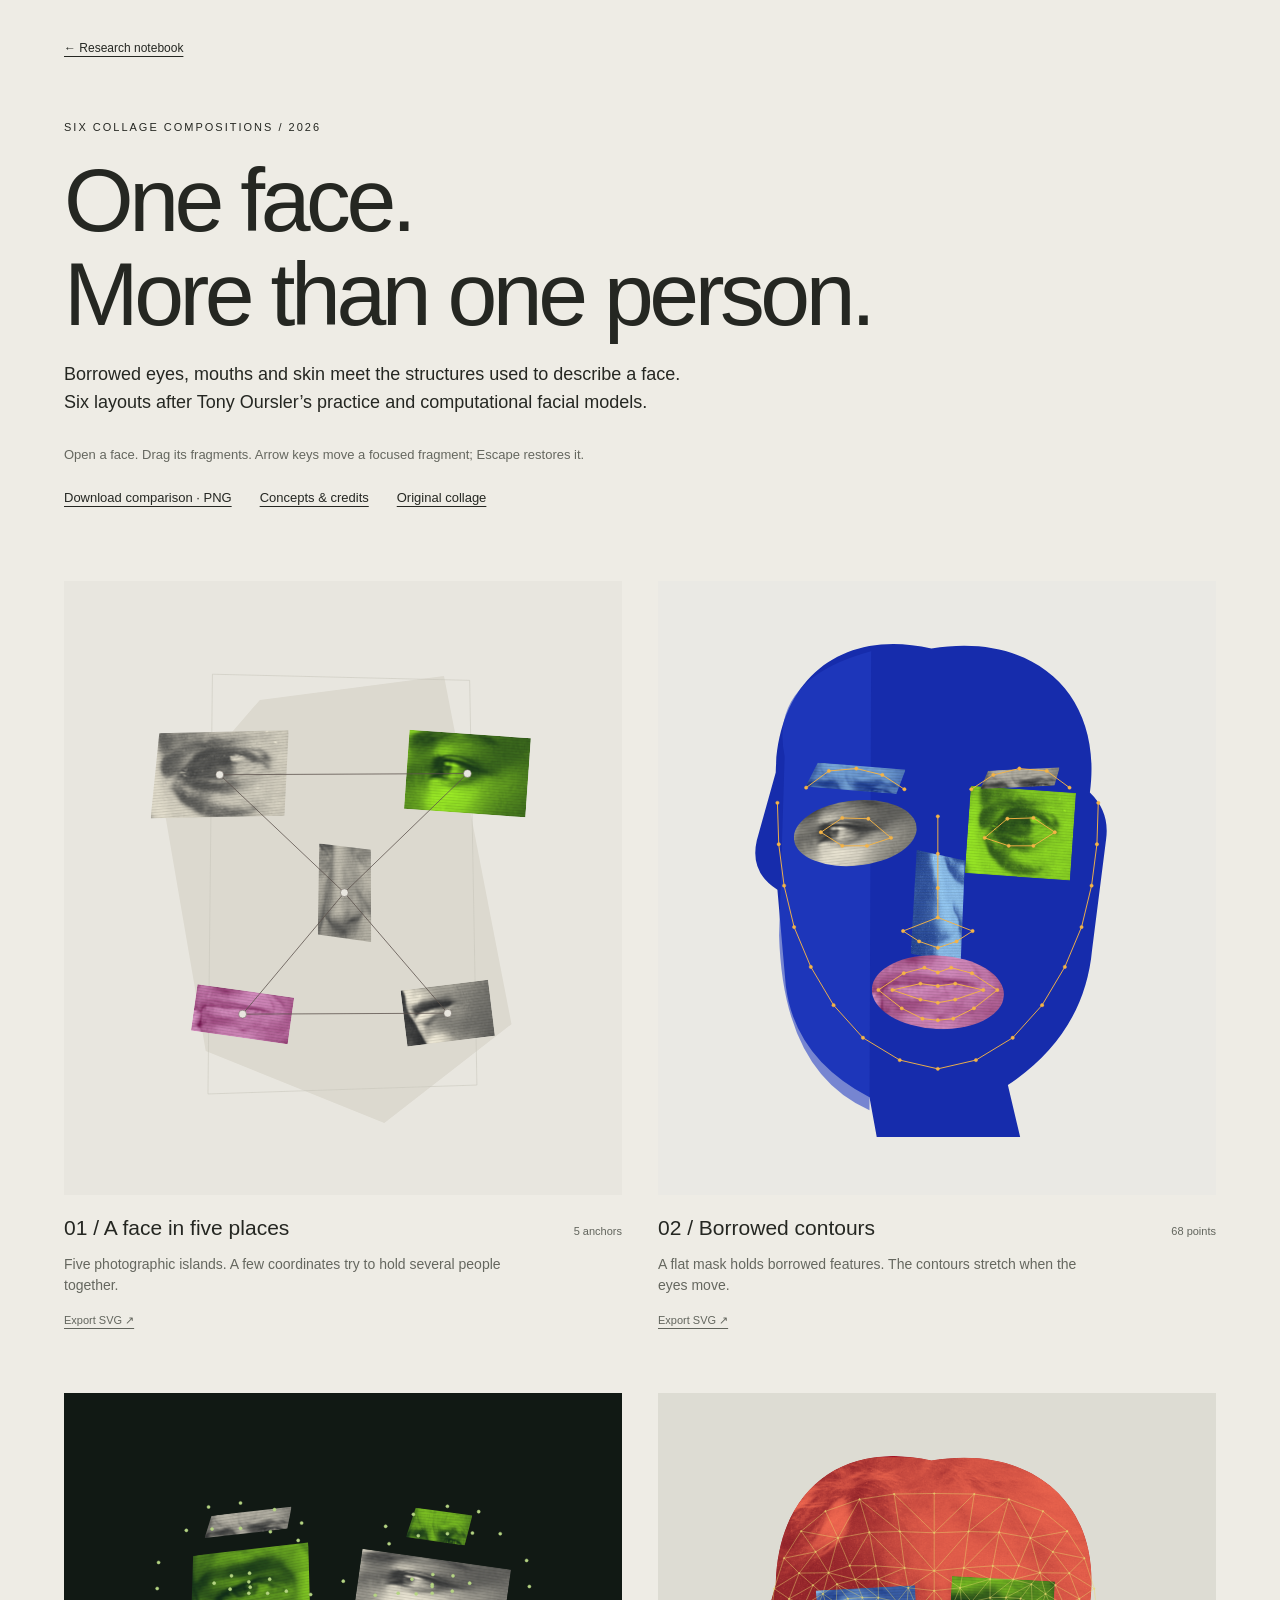
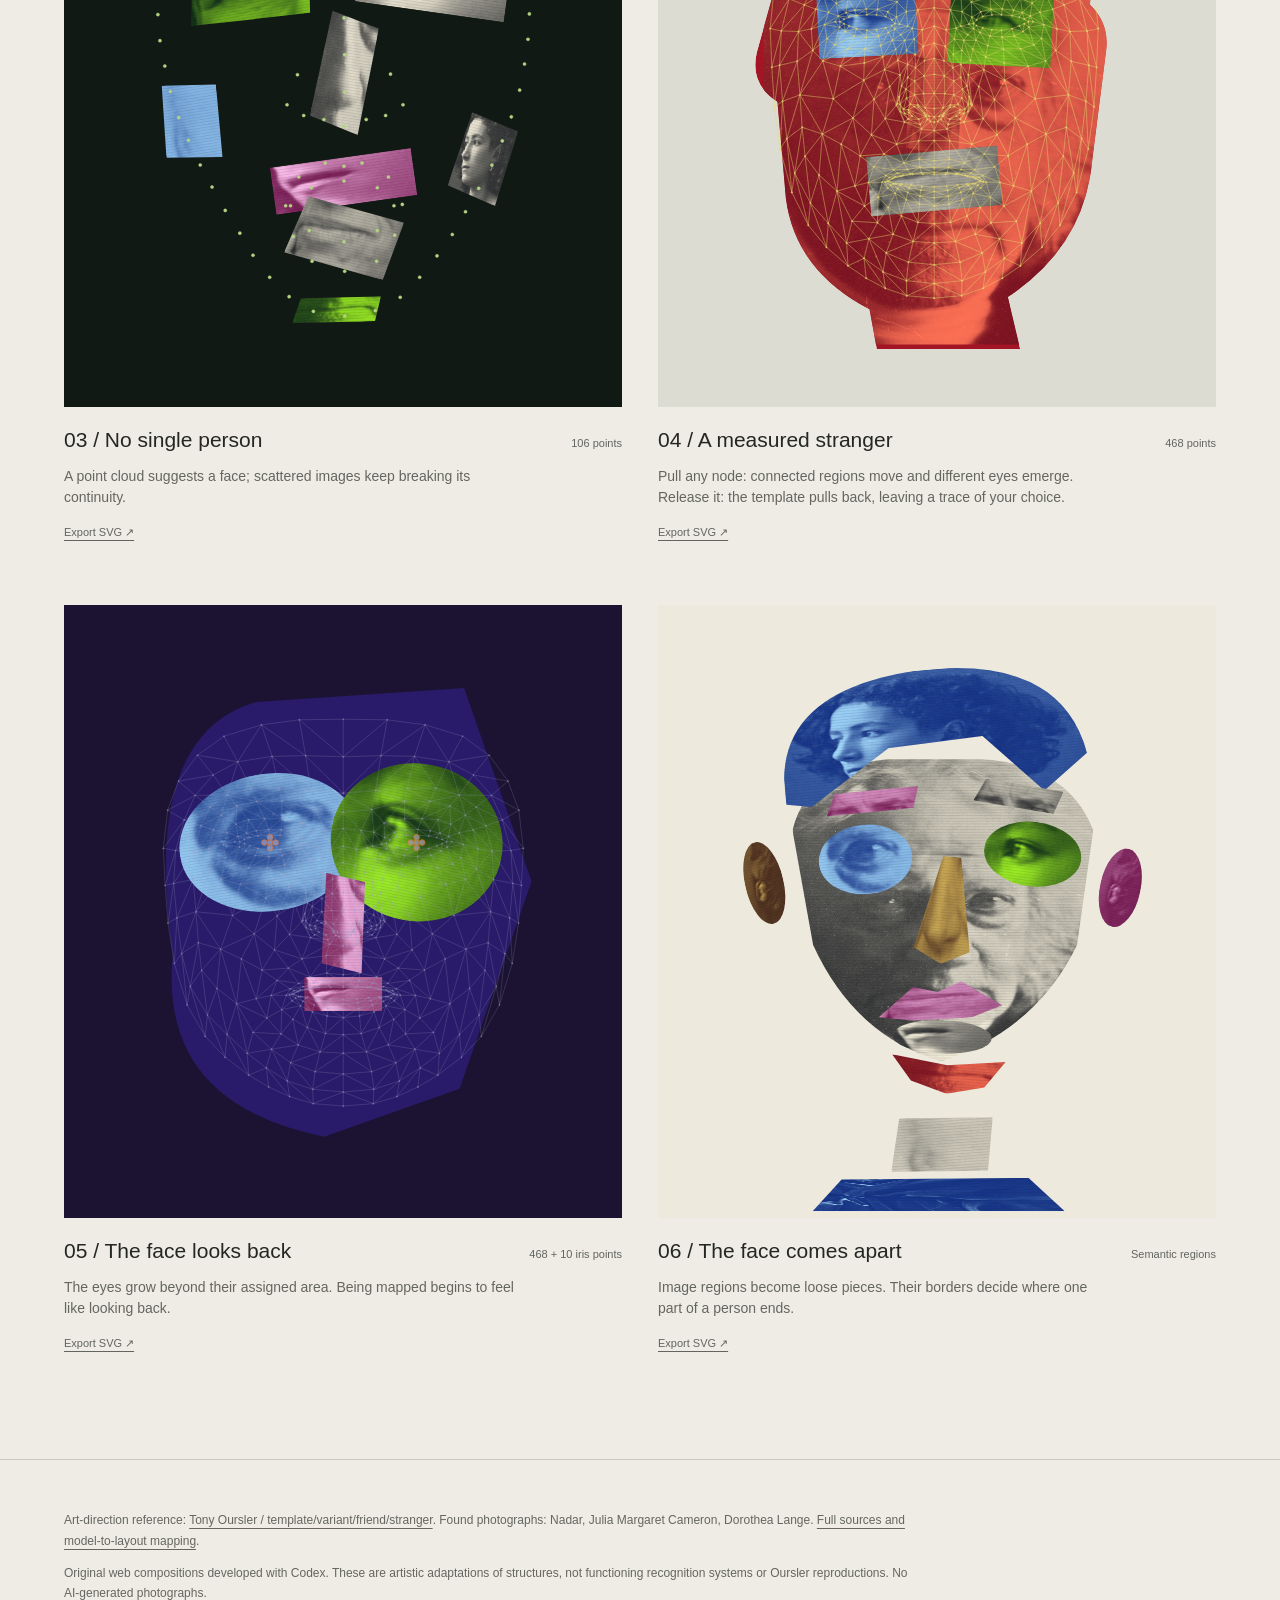
<file: collage/variations/index.html>
<!doctype html>
<html lang="en">
  <head>
    <meta charset="utf-8" />
    <meta name="viewport" content="width=device-width,initial-scale=1" />
    <title>Six borrowed faces / Collage layouts</title>
    <link rel="stylesheet" href="gallery.css" />
  </head>
  <body>
    <header>
      <a href="../studies/">← Research notebook</a>
      <p class="eyebrow">Six collage compositions / 2026</p>
      <h1>One face.<br />More than one person.</h1>
      <p class="intro">
        Borrowed eyes, mouths and skin meet the structures used to describe a
        face. Six layouts after Tony Oursler’s practice and computational facial
        models.
      </p>
      <p class="instruction">
        Open a face. Drag its fragments. Arrow keys move a focused fragment;
        Escape restores it.
      </p>
      <nav>
        <a href="exports/six-faces.png" download>Download comparison · PNG</a
        ><a href="DESIGN.md">Concepts &amp; credits</a
        ><a href="../">Original collage</a>
      </nav>
    </header>
    <main class="gallery">
      <article>
        <a class="preview" href="01-alignment.html"
          ><img
            src="exports/01-alignment.svg"
            alt="Five isolated photographic fragments form a face across a pale angular silhouette, connected by sparse alignment lines."
        /></a>
        <div class="caption">
          <h2><a href="01-alignment.html">01 / A face in five places</a></h2>
          <span>5 anchors</span>
        </div>
        <p>
          Five photographic islands. A few coordinates try to hold several
          people together.
        </p>
        <a class="download" href="exports/01-alignment.svg" download
          >Export SVG ↗</a
        >
      </article>
      <article>
        <a class="preview" href="02-contours.html"
          ><img
            src="exports/02-contours.svg"
            alt="A cobalt blue mask with six mismatched photographic eye, brow, nose and mouth fragments and warm gold facial contour lines."
        /></a>
        <div class="caption">
          <h2><a href="02-contours.html">02 / Borrowed contours</a></h2>
          <span>68 points</span>
        </div>
        <p>
          A flat mask holds borrowed features. The contours stretch when the
          eyes move.
        </p>
        <a class="download" href="exports/02-contours.svg" download
          >Export SVG ↗</a
        >
      </article>
      <article>
        <a class="preview" href="03-scatter.html"
          ><img
            src="exports/03-scatter.svg"
            alt="Ten slanted photographic fragments float on a dark field among 106 green landmark dots, suggesting a face without a continuous surface."
        /></a>
        <div class="caption">
          <h2><a href="03-scatter.html">03 / No single person</a></h2>
          <span>106 points</span>
        </div>
        <p>
          A point cloud suggests a face; scattered images keep breaking its
          continuity.
        </p>
        <a class="download" href="exports/03-scatter.svg" download
          >Export SVG ↗</a
        >
      </article>
      <article>
        <a class="preview" href="04-surface.html"
          ><img
            src="exports/04-surface.svg"
            alt="A large red photographic head under a dense yellow mesh, interrupted by green and blue eye windows and a silver mouth."
        /></a>
        <div class="caption">
          <h2><a href="04-surface.html">04 / A measured stranger</a></h2>
          <span>468 points</span>
        </div>
        <p>
          Pull any node: connected regions move and different eyes emerge.
          Release it: the template pulls back, leaving a trace of your choice.
        </p>
        <a class="download" href="exports/04-surface.svg" download
          >Export SVG ↗</a
        >
      </article>
      <article>
        <a class="preview" href="05-gaze.html"
          ><img
            src="exports/05-gaze.svg"
            alt="Enormous blue and green photographic eyes dominate a violet mask, with a faint face mesh, orange iris nodes, narrow nose and small pink mouth."
        /></a>
        <div class="caption">
          <h2><a href="05-gaze.html">05 / The face looks back</a></h2>
          <span>468 + 10 iris points</span>
        </div>
        <p>
          The eyes grow beyond their assigned area. Being mapped begins to feel
          like looking back.
        </p>
        <a class="download" href="exports/05-gaze.svg" download
          >Export SVG ↗</a
        >
      </article>
      <article>
        <a class="preview" href="06-segments.html"
          ><img
            src="exports/06-segments.svg"
            alt="A disassembled photographic head with separated hair, ears, brows, eyes, nose, lip layers, neck and clothing in blue, green, pink and silver."
        /></a>
        <div class="caption">
          <h2><a href="06-segments.html">06 / The face comes apart</a></h2>
          <span>Semantic regions</span>
        </div>
        <p>
          Image regions become loose pieces. Their borders decide where one part
          of a person ends.
        </p>
        <a class="download" href="exports/06-segments.svg" download
          >Export SVG ↗</a
        >
      </article>
    </main>
    <footer>
      <p>
        Art-direction reference:
        <a href="https://tonyoursler.com/templatevariantfriendstranger-london"
          >Tony Oursler / template/variant/friend/stranger</a
        >. Found photographs: Nadar, Julia Margaret Cameron, Dorothea Lange.
        <a href="DESIGN.md">Full sources and model-to-layout mapping</a>.
      </p>
      <p>
        Original web compositions developed with Codex. These are artistic
        adaptations of structures, not functioning recognition systems or
        Oursler reproductions. No AI-generated photographs.
      </p>
    </footer>
  </body>
</html>
</file>
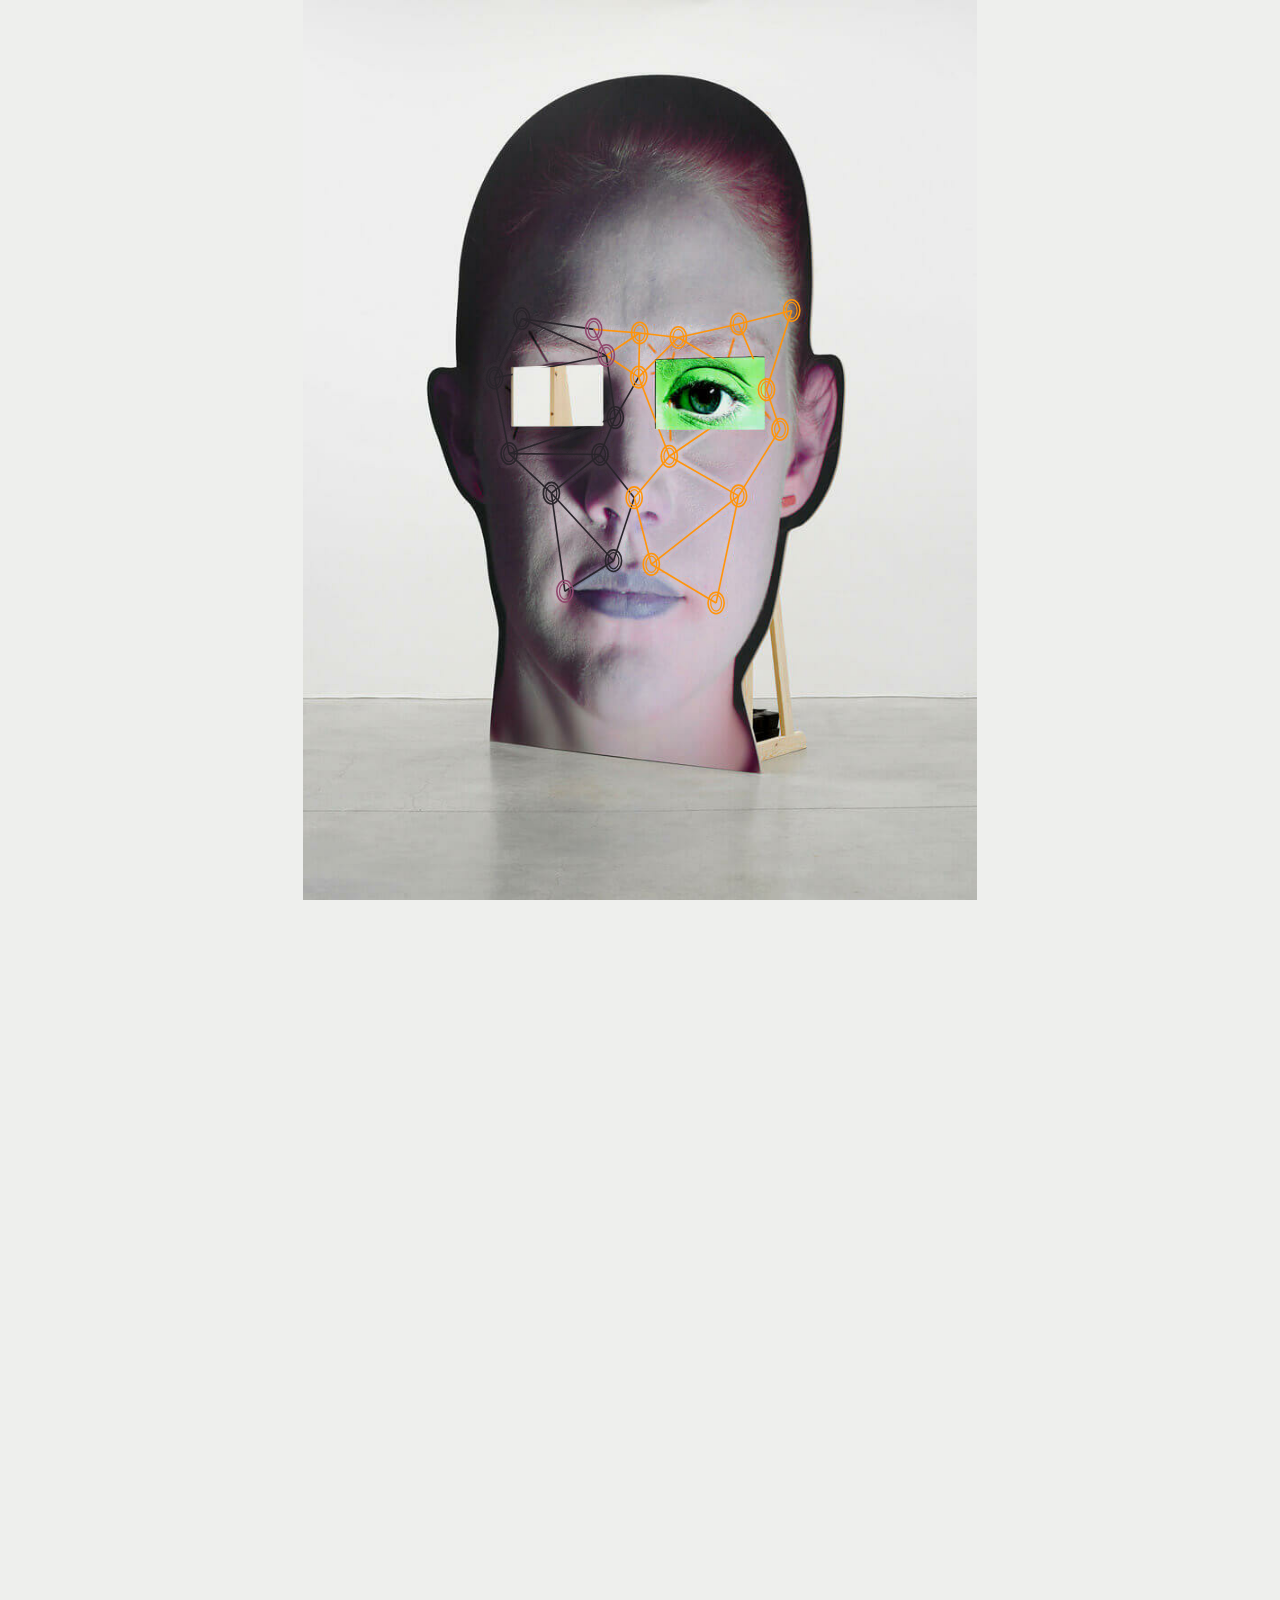
<file: collage/mismatch.html>
<!doctype html>
<html lang="en">
  <head>
    <meta charset="utf-8" />
    <meta name="viewport" content="width=device-width, initial-scale=1" />
    <meta http-equiv="refresh" content="0; url=./" />
    <link
      rel="canonical"
      href="https://ixthecreator.github.io/fall-2026-lab/collage/"
    />
    <title>Borrowed Face</title>
  </head>
  <body></body>
</html>
</file>
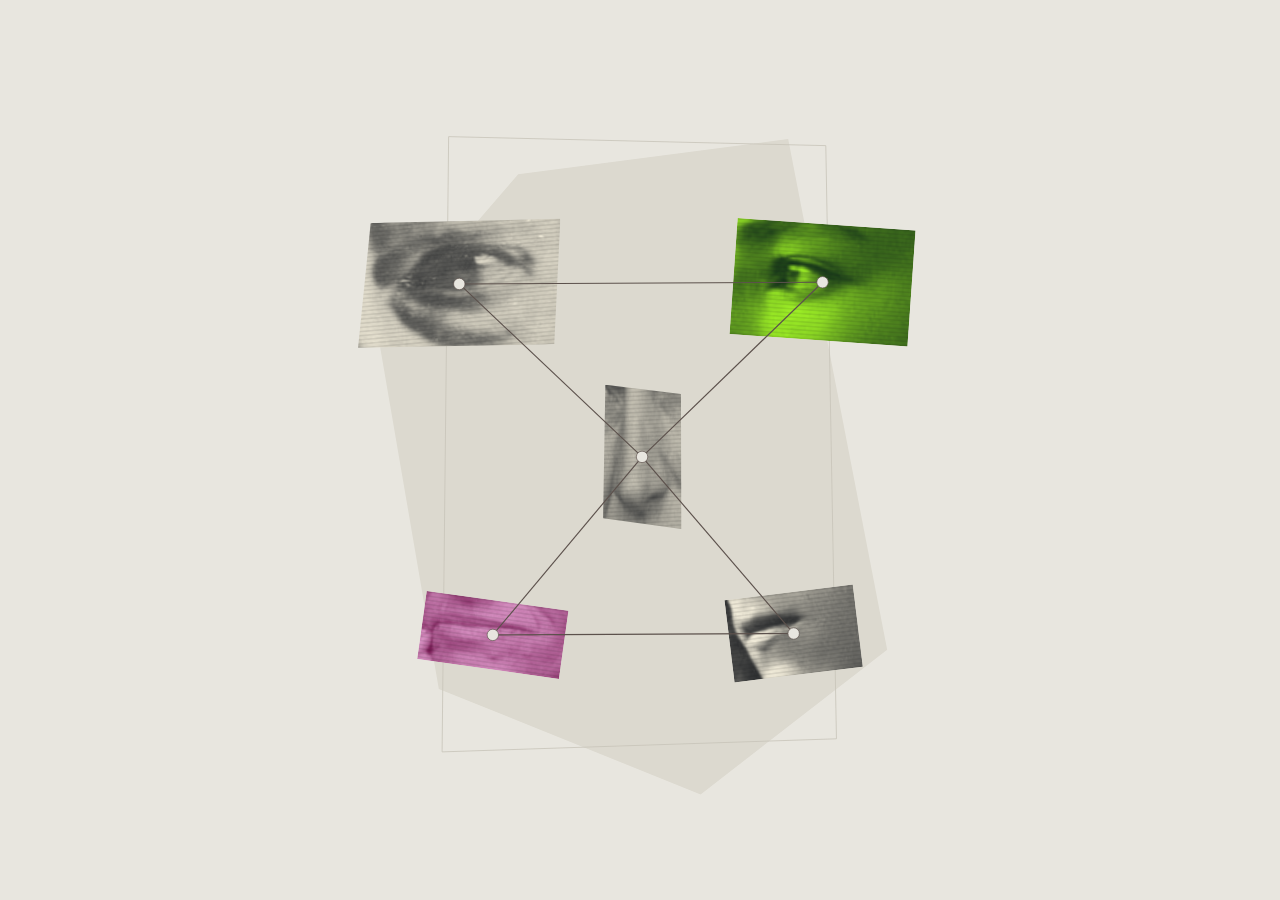
<file: collage/variations/01-alignment.html>
<!doctype html>
<html lang="en">
  <head>
    <meta charset="utf-8" />
    <meta name="viewport" content="width=device-width,initial-scale=1" />
    <title>01 / A face in five places / Six borrowed faces</title>
    <meta
      name="description"
      content="A draggable photographic face collage influenced by Tony Oursler and computational facial structures."
    />
    <link rel="stylesheet" href="art.css" />
    <script src="drag.js" defer></script>
  </head>
  <body style="--canvas: #e8e6df">
    <main aria-label="01 / A face in five places">
      <svg
        xmlns="http://www.w3.org/2000/svg"
        class="artwork"
        viewBox="0 0 1000 1100"
        role="group"
        aria-labelledby="art-title art-desc"
      >
        <title id="art-title">01 / A face in five places</title>
        <desc id="art-desc">
          Original collage layout influenced by Tony Oursler’s projected facial
          fragments and by alignment-5. Found photographs by Julia Margaret
          Cameron, Nadar and Dorothea Lange. Drag facial fragments; arrow keys
          move the focused fragment; Escape restores the composition. This
          artwork does not run face recognition.
        </desc>
        <defs>
          <filter id="green" color-interpolation-filters="sRGB">
            <feColorMatrix
              type="matrix"
              values="0.13256 0.44595 0.04502 0 0.03137 0.18092 0.60862 0.06144 0 0.13725 0.01251 0.04207 0.00425 0 0.09020 0 0 0 1 0"
            />
          </filter>
          <filter id="blue" color-interpolation-filters="sRGB">
            <feColorMatrix
              type="matrix"
              values="0.12923 0.43473 0.04389 0 0.03529 0.15174 0.51046 0.05153 0 0.14510 0.10838 0.36461 0.03681 0 0.49020 0 0 0 1 0"
            />
          </filter>
          <filter id="red" color-interpolation-filters="sRGB">
            <feColorMatrix
              type="matrix"
              values="0.12339 0.41510 0.04190 0 0.41961 0.09004 0.30291 0.03058 0 0.02745 0.05002 0.16828 0.01699 0 0.10196 0 0 0 1 0"
            />
          </filter>
          <filter id="pink" color-interpolation-filters="sRGB">
            <feColorMatrix
              type="matrix"
              values="0.12006 0.40388 0.04077 0 0.43529 0.14590 0.49082 0.04955 0 0.07059 0.13756 0.46278 0.04672 0 0.29412 0 0 0 1 0"
            />
          </filter>
          <filter id="silver" color-interpolation-filters="sRGB">
            <feColorMatrix
              type="matrix"
              values="0.18008 0.60582 0.06116 0 0.12549 0.17341 0.58338 0.05889 0 0.13333 0.15507 0.52168 0.05266 0 0.14510 0 0 0 1 0"
            />
          </filter>
          <filter id="amber" color-interpolation-filters="sRGB">
            <feColorMatrix
              type="matrix"
              values="0.15507 0.52168 0.05266 0 0.24314 0.14924 0.50204 0.05068 0 0.12941 0.06670 0.22438 0.02265 0 0.09804 0 0 0 1 0"
            />
          </filter>
          <image
            id="photo-bernhardt"
            href="../assets/bernhardt.jpg"
            width="960"
            height="1272"
          />
          <image
            id="photo-herschel"
            href="../assets/herschel.jpg"
            width="960"
            height="1375"
          />
          <image
            id="photo-thompson"
            href="../assets/thompson.jpg"
            width="960"
            height="1248"
          />
          <pattern id="scan" width="5" height="5" patternUnits="userSpaceOnUse">
            <path
              d="M0 1H5"
              stroke="#10100e"
              stroke-opacity=".18"
              stroke-width="1"
            />
          </pattern>
          <clipPath id="head">
            <path
              d="M490 121 C330 84 214 175 211 343 L177 465 Q164 522 214 553 L229 725 Q245 855 379 925 L392 996 L649 996 L627 903 Q764 812 778 660 L803 463 Q810 414 774 379 C798 198 670 91 490 121Z"
            />
          </clipPath>
        </defs>
        <rect width="1000" height="1100" fill="#e8e6df" />
        <path
          d="M351 213L681 170L802 794L574 971L254 842L180 411Z"
          fill="#dcd9cf"
        />
        <path
          d="M266 167L727 178L740 903L258 919Z"
          stroke="#c8c5ba"
          stroke-width="1"
          fill="none"
        />
        <g class="features">
          <g
            data-feature="left-eye"
            tabindex="0"
            role="button"
            aria-label="Move left eye. Use arrow keys; Escape resets."
            transform="translate(0 0)"
          >
            <title>left eye: draggable photograph fragment</title>
            <g transform="translate(149.0 263.556) rotate(-5 130.0 83.5)">
              <defs>
                <clipPath id="01-alignment-left-eye">
                  <path
                    d="M28.6 0 L260 15.03 L239.20000000000002 167 L0 150.3Z"
                  />
                </clipPath>
              </defs>
              <g clip-path="url(#01-alignment-left-eye)">
                <svg
                  x="0"
                  y="0"
                  width="260"
                  height="167"
                  viewBox="596 653 151 132"
                  preserveAspectRatio="none"
                  overflow="hidden"
                  opacity="1"
                >
                  <use href="#photo-herschel" filter="url(#silver)" />
                </svg>
                <rect
                  width="260"
                  height="167"
                  fill="url(#scan)"
                  pointer-events="none"
                />
              </g>
            </g>
          </g>
          <g
            data-feature="right-eye"
            tabindex="0"
            role="button"
            aria-label="Move right eye. Use arrow keys; Escape resets."
            transform="translate(0 0)"
          >
            <title>right eye: draggable photograph fragment</title>
            <g transform="translate(614.0 274.0) rotate(4 109.0 71.0)">
              <defs>
                <clipPath id="01-alignment-right-eye">
                  <rect width="218" height="142" />
                </clipPath>
              </defs>
              <g clip-path="url(#01-alignment-right-eye)">
                <svg
                  x="0"
                  y="0"
                  width="218"
                  height="142"
                  viewBox="400 275 94 66"
                  preserveAspectRatio="none"
                  overflow="hidden"
                  opacity="1"
                >
                  <use href="#photo-bernhardt" filter="url(#green)" />
                </svg>
                <rect
                  width="218"
                  height="142"
                  fill="url(#scan)"
                  pointer-events="none"
                />
              </g>
            </g>
          </g>
          <g
            data-feature="nose"
            tabindex="0"
            role="button"
            aria-label="Move nose. Use arrow keys; Escape resets."
            transform="translate(0 0)"
          >
            <title>nose: draggable photograph fragment</title>
            <g transform="translate(450.911 467.924) rotate(-3 51.5 90.5)">
              <defs>
                <clipPath id="01-alignment-nose">
                  <path d="M11.33 0 L103 16.29 L94.76 181 L0 162.9Z" />
                </clipPath>
              </defs>
              <g clip-path="url(#01-alignment-nose)">
                <svg
                  x="0"
                  y="0"
                  width="103"
                  height="181"
                  viewBox="369 347 103 116"
                  preserveAspectRatio="none"
                  overflow="hidden"
                  opacity="1"
                >
                  <use href="#photo-thompson" filter="url(#silver)" />
                </svg>
                <rect
                  width="103"
                  height="181"
                  fill="url(#scan)"
                  pointer-events="none"
                />
              </g>
            </g>
          </g>
          <g
            data-feature="left-mouth"
            tabindex="0"
            role="button"
            aria-label="Move left mouth. Use arrow keys; Escape resets."
            transform="translate(0 0)"
          >
            <title>left mouth: draggable photograph fragment</title>
            <g transform="translate(232.51 734.0) rotate(8 87.5 42.0)">
              <defs>
                <clipPath id="01-alignment-left-mouth">
                  <rect width="175" height="84" />
                </clipPath>
              </defs>
              <g clip-path="url(#01-alignment-left-mouth)">
                <svg
                  x="0"
                  y="0"
                  width="175"
                  height="84"
                  viewBox="370 444 151 82"
                  preserveAspectRatio="none"
                  overflow="hidden"
                  opacity="1"
                >
                  <use href="#photo-thompson" filter="url(#pink)" />
                </svg>
                <rect
                  width="175"
                  height="84"
                  fill="url(#scan)"
                  pointer-events="none"
                />
              </g>
            </g>
          </g>
          <g
            data-feature="right-mouth"
            tabindex="0"
            role="button"
            aria-label="Move right mouth. Use arrow keys; Escape resets."
            transform="translate(0 0)"
          >
            <title>right mouth: draggable photograph fragment</title>
            <g transform="translate(608.695 723.798) rotate(-7 79.0 50.5)">
              <defs>
                <clipPath id="01-alignment-right-mouth">
                  <rect width="158" height="101" />
                </clipPath>
              </defs>
              <g clip-path="url(#01-alignment-right-mouth)">
                <svg
                  x="0"
                  y="0"
                  width="158"
                  height="101"
                  viewBox="379 390 90 57"
                  preserveAspectRatio="none"
                  overflow="hidden"
                  opacity="1"
                >
                  <use href="#photo-bernhardt" filter="url(#silver)" />
                </svg>
                <rect
                  width="158"
                  height="101"
                  fill="url(#scan)"
                  pointer-events="none"
                />
              </g>
            </g>
          </g>
        </g>
        <g
          class="network"
          fill="none"
          stroke="#5c514c"
          opacity="1"
          aria-hidden="true"
        >
          <line
            data-a="0"
            data-b="1"
            x1="279.0"
            y1="347.056"
            x2="723.0"
            y2="345.0"
            stroke-width="1.4"
          />
          <line
            data-a="0"
            data-b="2"
            x1="279.0"
            y1="347.056"
            x2="502.411"
            y2="558.424"
            stroke-width="1.4"
          />
          <line
            data-a="1"
            data-b="2"
            x1="723.0"
            y1="345.0"
            x2="502.411"
            y2="558.424"
            stroke-width="1.4"
          />
          <line
            data-a="2"
            data-b="3"
            x1="502.411"
            y1="558.424"
            x2="320.01"
            y2="776.0"
            stroke-width="1.4"
          />
          <line
            data-a="2"
            data-b="4"
            x1="502.411"
            y1="558.424"
            x2="687.695"
            y2="774.298"
            stroke-width="1.4"
          />
          <line
            data-a="3"
            data-b="4"
            x1="320.01"
            y1="776.0"
            x2="687.695"
            y2="774.298"
            stroke-width="1.4"
          />
          <circle
            data-node="0"
            cx="279.0"
            cy="347.056"
            r="7"
            stroke="#5c514c"
            stroke-width="0.8"
            fill="#e8e6df"
          />
          <circle
            data-node="1"
            cx="723.0"
            cy="345.0"
            r="7"
            stroke="#5c514c"
            stroke-width="0.8"
            fill="#e8e6df"
          />
          <circle
            data-node="2"
            cx="502.411"
            cy="558.424"
            r="7"
            stroke="#5c514c"
            stroke-width="0.8"
            fill="#e8e6df"
          />
          <circle
            data-node="3"
            cx="320.01"
            cy="776.0"
            r="7"
            stroke="#5c514c"
            stroke-width="0.8"
            fill="#e8e6df"
          />
          <circle
            data-node="4"
            cx="687.695"
            cy="774.298"
            r="7"
            stroke="#5c514c"
            stroke-width="0.8"
            fill="#e8e6df"
          />
        </g>
      </svg>
    </main>
    <p class="sr-only" role="status" aria-live="polite"></p>
    <script type="application/json" id="composition">
      {
        "nodes": [
          { "id": 0, "x": 279.0, "y": 347.056, "group": "eyes" },
          { "id": 1, "x": 723.0, "y": 345.0, "group": "eyes" },
          { "id": 2, "x": 502.411, "y": 558.424, "group": "nose" },
          { "id": 3, "x": 320.01, "y": 776.0, "group": "mouth" },
          { "id": 4, "x": 687.695, "y": 774.298, "group": "mouth" }
        ],
        "attachments": {
          "left-eye": [0],
          "right-eye": [1],
          "nose": [2],
          "left-mouth": [3],
          "right-mouth": [4]
        },
        "bounds": {
          "left-eye": { "x": 149.0, "y": 263.556, "w": 260, "h": 167 },
          "right-eye": { "x": 614.0, "y": 274.0, "w": 218, "h": 142 },
          "nose": { "x": 450.911, "y": 467.924, "w": 103, "h": 181 },
          "left-mouth": { "x": 232.51, "y": 734.0, "w": 175, "h": 84 },
          "right-mouth": { "x": 608.695, "y": 723.798, "w": 158, "h": 101 }
        }
      }
    </script>
  </body>
</html>
</file>
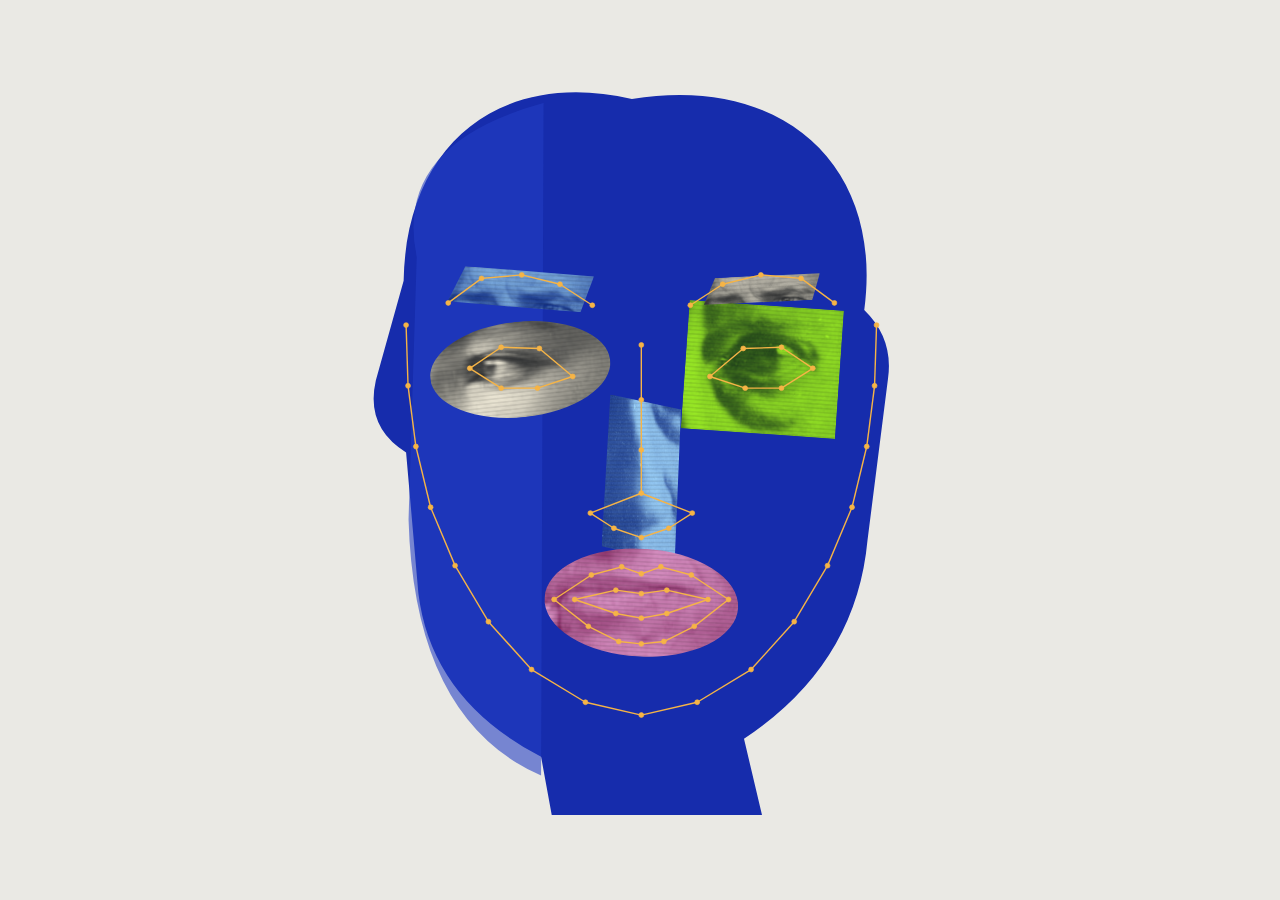
<file: collage/variations/02-contours.html>
<!doctype html>
<html lang="en">
  <head>
    <meta charset="utf-8" />
    <meta name="viewport" content="width=device-width,initial-scale=1" />
    <title>02 / Borrowed contours / Six borrowed faces</title>
    <meta
      name="description"
      content="A draggable photographic face collage influenced by Tony Oursler and computational facial structures."
    />
    <link rel="stylesheet" href="art.css" />
    <script src="drag.js" defer></script>
  </head>
  <body style="--canvas: #eae9e4">
    <main aria-label="02 / Borrowed contours">
      <svg
        xmlns="http://www.w3.org/2000/svg"
        class="artwork"
        viewBox="0 0 1000 1100"
        role="group"
        aria-labelledby="art-title art-desc"
      >
        <title id="art-title">02 / Borrowed contours</title>
        <desc id="art-desc">
          Original collage layout influenced by Tony Oursler’s projected facial
          fragments and by landmarks-68. Found photographs by Julia Margaret
          Cameron, Nadar and Dorothea Lange. Drag facial fragments; arrow keys
          move the focused fragment; Escape restores the composition. This
          artwork does not run face recognition.
        </desc>
        <defs>
          <filter id="green" color-interpolation-filters="sRGB">
            <feColorMatrix
              type="matrix"
              values="0.13256 0.44595 0.04502 0 0.03137 0.18092 0.60862 0.06144 0 0.13725 0.01251 0.04207 0.00425 0 0.09020 0 0 0 1 0"
            />
          </filter>
          <filter id="blue" color-interpolation-filters="sRGB">
            <feColorMatrix
              type="matrix"
              values="0.12923 0.43473 0.04389 0 0.03529 0.15174 0.51046 0.05153 0 0.14510 0.10838 0.36461 0.03681 0 0.49020 0 0 0 1 0"
            />
          </filter>
          <filter id="red" color-interpolation-filters="sRGB">
            <feColorMatrix
              type="matrix"
              values="0.12339 0.41510 0.04190 0 0.41961 0.09004 0.30291 0.03058 0 0.02745 0.05002 0.16828 0.01699 0 0.10196 0 0 0 1 0"
            />
          </filter>
          <filter id="pink" color-interpolation-filters="sRGB">
            <feColorMatrix
              type="matrix"
              values="0.12006 0.40388 0.04077 0 0.43529 0.14590 0.49082 0.04955 0 0.07059 0.13756 0.46278 0.04672 0 0.29412 0 0 0 1 0"
            />
          </filter>
          <filter id="silver" color-interpolation-filters="sRGB">
            <feColorMatrix
              type="matrix"
              values="0.18008 0.60582 0.06116 0 0.12549 0.17341 0.58338 0.05889 0 0.13333 0.15507 0.52168 0.05266 0 0.14510 0 0 0 1 0"
            />
          </filter>
          <filter id="amber" color-interpolation-filters="sRGB">
            <feColorMatrix
              type="matrix"
              values="0.15507 0.52168 0.05266 0 0.24314 0.14924 0.50204 0.05068 0 0.12941 0.06670 0.22438 0.02265 0 0.09804 0 0 0 1 0"
            />
          </filter>
          <image
            id="photo-bernhardt"
            href="../assets/bernhardt.jpg"
            width="960"
            height="1272"
          />
          <image
            id="photo-herschel"
            href="../assets/herschel.jpg"
            width="960"
            height="1375"
          />
          <image
            id="photo-thompson"
            href="../assets/thompson.jpg"
            width="960"
            height="1248"
          />
          <pattern id="scan" width="5" height="5" patternUnits="userSpaceOnUse">
            <path
              d="M0 1H5"
              stroke="#10100e"
              stroke-opacity=".18"
              stroke-width="1"
            />
          </pattern>
          <clipPath id="head">
            <path
              d="M490 121 C330 84 214 175 211 343 L177 465 Q164 522 214 553 L229 725 Q245 855 379 925 L392 996 L649 996 L627 903 Q764 812 778 660 L803 463 Q810 414 774 379 C798 198 670 91 490 121Z"
            />
          </clipPath>
        </defs>
        <rect width="1000" height="1100" fill="#eae9e4" />
        <path
          d="M490 121 C330 84 214 175 211 343 L177 465 Q164 522 214 553 L229 725 Q245 855 379 925 L392 996 L649 996 L627 903 Q764 812 778 660 L803 463 Q810 414 774 379 C798 198 670 91 490 121Z"
          fill="#162cac"
        />
        <path
          d="M227 314Q198 176 382 126L379 948Q224 880 217 635Z"
          fill="#243fc4"
          opacity=".58"
        />
        <g class="features">
          <g
            data-feature="left-eye"
            tabindex="0"
            role="button"
            aria-label="Move left eye. Use arrow keys; Escape resets."
            transform="translate(0 0)"
          >
            <title>left eye: draggable photograph fragment</title>
            <g
              transform="translate(243.05749999999995 393.0913333333333) rotate(-6 110.5 58.5)"
            >
              <defs>
                <clipPath id="02-contours-left-eye">
                  <ellipse cx="110.5" cy="58.5" rx="110.5" ry="58.5" />
                </clipPath>
              </defs>
              <g clip-path="url(#02-contours-left-eye)">
                <svg
                  x="0"
                  y="0"
                  width="221"
                  height="117"
                  viewBox="400 275 94 66"
                  preserveAspectRatio="none"
                  overflow="hidden"
                  opacity="1"
                >
                  <use href="#photo-bernhardt" filter="url(#silver)" />
                </svg>
                <rect
                  width="221"
                  height="117"
                  fill="url(#scan)"
                  pointer-events="none"
                />
              </g>
            </g>
          </g>
          <g
            data-feature="right-eye"
            tabindex="0"
            role="button"
            aria-label="Move right eye. Use arrow keys; Escape resets."
            transform="translate(0 0)"
          >
            <title>right eye: draggable photograph fragment</title>
            <g
              transform="translate(554.9425 373.0913333333333) rotate(4 94.5 78.5)"
            >
              <defs>
                <clipPath id="02-contours-right-eye">
                  <rect width="189" height="157" />
                </clipPath>
              </defs>
              <g clip-path="url(#02-contours-right-eye)">
                <svg
                  x="0"
                  y="0"
                  width="189"
                  height="157"
                  viewBox="596 653 151 132"
                  preserveAspectRatio="none"
                  overflow="hidden"
                  opacity="1"
                >
                  <use href="#photo-herschel" filter="url(#green)" />
                </svg>
                <rect
                  width="189"
                  height="157"
                  fill="url(#scan)"
                  pointer-events="none"
                />
              </g>
            </g>
          </g>
          <g
            data-feature="nose"
            tabindex="0"
            role="button"
            aria-label="Move nose. Use arrow keys; Escape resets."
            transform="translate(0 0)"
          >
            <title>nose: draggable photograph fragment</title>
            <g
              transform="translate(453.0 482.1003333333333) rotate(0 48.5 103.0)"
            >
              <defs>
                <clipPath id="02-contours-nose">
                  <path
                    d="M10.67 0 L97 18.54 L89.24000000000001 206 L0 185.4Z"
                  />
                </clipPath>
              </defs>
              <g clip-path="url(#02-contours-nose)">
                <svg
                  x="0"
                  y="0"
                  width="97"
                  height="206"
                  viewBox="532 718 142 212"
                  preserveAspectRatio="none"
                  overflow="hidden"
                  opacity="1"
                >
                  <use href="#photo-herschel" filter="url(#blue)" />
                </svg>
                <rect
                  width="97"
                  height="206"
                  fill="url(#scan)"
                  pointer-events="none"
                />
              </g>
            </g>
          </g>
          <g
            data-feature="mouth"
            tabindex="0"
            role="button"
            aria-label="Move mouth. Use arrow keys; Escape resets."
            transform="translate(0 0)"
          >
            <title>mouth: draggable photograph fragment</title>
            <g transform="translate(383.0 670.6457) rotate(3 118.5 66.0)">
              <defs>
                <clipPath id="02-contours-mouth">
                  <ellipse cx="118.5" cy="66.0" rx="118.5" ry="66.0" />
                </clipPath>
              </defs>
              <g clip-path="url(#02-contours-mouth)">
                <svg
                  x="0"
                  y="0"
                  width="237"
                  height="132"
                  viewBox="370 444 151 82"
                  preserveAspectRatio="none"
                  overflow="hidden"
                  opacity="1"
                >
                  <use href="#photo-thompson" filter="url(#pink)" />
                </svg>
                <rect
                  width="237"
                  height="132"
                  fill="url(#scan)"
                  pointer-events="none"
                />
              </g>
            </g>
          </g>
          <g
            data-feature="left-brow"
            tabindex="0"
            role="button"
            aria-label="Move left brow. Use arrow keys; Escape resets."
            transform="translate(0 0)"
          >
            <title>left brow: draggable photograph fragment</title>
            <g transform="translate(265.6562 328.9098) rotate(3 88.5 24.5)">
              <defs>
                <clipPath id="02-contours-left-brow">
                  <path d="M19.47 0 L177 4.41 L162.84 49 L0 44.1Z" />
                </clipPath>
              </defs>
              <g clip-path="url(#02-contours-left-brow)">
                <svg
                  x="0"
                  y="0"
                  width="177"
                  height="49"
                  viewBox="326 282 216 65"
                  preserveAspectRatio="none"
                  overflow="hidden"
                  opacity="1"
                >
                  <use href="#photo-thompson" filter="url(#blue)" />
                </svg>
                <rect
                  width="177"
                  height="49"
                  fill="url(#scan)"
                  pointer-events="none"
                />
              </g>
            </g>
          </g>
          <g
            data-feature="right-brow"
            tabindex="0"
            role="button"
            aria-label="Move right brow. Use arrow keys; Escape resets."
            transform="translate(0 0)"
          >
            <title>right brow: draggable photograph fragment</title>
            <g transform="translate(576.8438 335.9098) rotate(-4 72.0 17.5)">
              <defs>
                <clipPath id="02-contours-right-brow">
                  <path
                    d="M15.84 0 L144 3.15 L132.48000000000002 35 L0 31.5Z"
                  />
                </clipPath>
              </defs>
              <g clip-path="url(#02-contours-right-brow)">
                <svg
                  x="0"
                  y="0"
                  width="144"
                  height="35"
                  viewBox="326 282 216 65"
                  preserveAspectRatio="none"
                  overflow="hidden"
                  opacity="1"
                >
                  <use href="#photo-thompson" filter="url(#silver)" />
                </svg>
                <rect
                  width="144"
                  height="35"
                  fill="url(#scan)"
                  pointer-events="none"
                />
              </g>
            </g>
          </g>
        </g>
        <g
          class="network"
          fill="none"
          stroke="#f6b446"
          opacity="1"
          aria-hidden="true"
        >
          <line
            data-a="0"
            data-b="1"
            x1="214.0"
            y1="397.363"
            x2="216.396"
            y2="471.57"
            stroke-width="1.7"
          />
          <line
            data-a="1"
            data-b="2"
            x1="216.396"
            y1="471.57"
            x2="225.979"
            y2="545.777"
            stroke-width="1.7"
          />
          <line
            data-a="2"
            data-b="3"
            x1="225.979"
            y1="545.777"
            x2="243.948"
            y2="619.984"
            stroke-width="1.7"
          />
          <line
            data-a="3"
            data-b="4"
            x1="243.948"
            y1="619.984"
            x2="273.896"
            y2="691.337"
            stroke-width="1.7"
          />
          <line
            data-a="4"
            data-b="5"
            x1="273.896"
            y1="691.337"
            x2="314.625"
            y2="759.836"
            stroke-width="1.7"
          />
          <line
            data-a="5"
            data-b="6"
            x1="314.625"
            y1="759.836"
            x2="367.333"
            y2="818.345"
            stroke-width="1.7"
          />
          <line
            data-a="6"
            data-b="7"
            x1="367.333"
            y1="818.345"
            x2="433.219"
            y2="858.302"
            stroke-width="1.7"
          />
          <line
            data-a="7"
            data-b="8"
            x1="433.219"
            y1="858.302"
            x2="501.5"
            y2="874.0"
            stroke-width="1.7"
          />
          <line
            data-a="8"
            data-b="9"
            x1="501.5"
            y1="874.0"
            x2="569.781"
            y2="858.302"
            stroke-width="1.7"
          />
          <line
            data-a="9"
            data-b="10"
            x1="569.781"
            y1="858.302"
            x2="635.667"
            y2="818.345"
            stroke-width="1.7"
          />
          <line
            data-a="10"
            data-b="11"
            x1="635.667"
            y1="818.345"
            x2="688.375"
            y2="759.836"
            stroke-width="1.7"
          />
          <line
            data-a="11"
            data-b="12"
            x1="688.375"
            y1="759.836"
            x2="729.104"
            y2="691.337"
            stroke-width="1.7"
          />
          <line
            data-a="12"
            data-b="13"
            x1="729.104"
            y1="691.337"
            x2="759.052"
            y2="619.984"
            stroke-width="1.7"
          />
          <line
            data-a="13"
            data-b="14"
            x1="759.052"
            y1="619.984"
            x2="777.021"
            y2="545.777"
            stroke-width="1.7"
          />
          <line
            data-a="14"
            data-b="15"
            x1="777.021"
            y1="545.777"
            x2="786.604"
            y2="471.57"
            stroke-width="1.7"
          />
          <line
            data-a="15"
            data-b="16"
            x1="786.604"
            y1="471.57"
            x2="789.0"
            y2="397.363"
            stroke-width="1.7"
          />
          <line
            data-a="17"
            data-b="18"
            x1="265.51"
            y1="370.249"
            x2="306.24"
            y2="340.281"
            stroke-width="1.7"
          />
          <line
            data-a="18"
            data-b="19"
            x1="306.24"
            y1="340.281"
            x2="355.354"
            y2="336.0"
            stroke-width="1.7"
          />
          <line
            data-a="19"
            data-b="20"
            x1="355.354"
            y1="336.0"
            x2="402.073"
            y2="347.416"
            stroke-width="1.7"
          />
          <line
            data-a="20"
            data-b="21"
            x1="402.073"
            y1="347.416"
            x2="441.604"
            y2="373.103"
            stroke-width="1.7"
          />
          <line
            data-a="22"
            data-b="23"
            x1="561.396"
            y1="373.103"
            x2="600.927"
            y2="347.416"
            stroke-width="1.7"
          />
          <line
            data-a="23"
            data-b="24"
            x1="600.927"
            y1="347.416"
            x2="647.646"
            y2="336.0"
            stroke-width="1.7"
          />
          <line
            data-a="24"
            data-b="25"
            x1="647.646"
            y1="336.0"
            x2="696.76"
            y2="340.281"
            stroke-width="1.7"
          />
          <line
            data-a="25"
            data-b="26"
            x1="696.76"
            y1="340.281"
            x2="737.49"
            y2="370.249"
            stroke-width="1.7"
          />
          <line
            data-a="27"
            data-b="28"
            x1="501.5"
            y1="421.623"
            x2="501.5"
            y2="488.695"
            stroke-width="1.7"
          />
          <line
            data-a="28"
            data-b="29"
            x1="501.5"
            y1="488.695"
            x2="501.5"
            y2="550.058"
            stroke-width="1.7"
          />
          <line
            data-a="29"
            data-b="30"
            x1="501.5"
            y1="550.058"
            x2="501.5"
            y2="602.859"
            stroke-width="1.7"
          />
          <line
            data-a="30"
            data-b="31"
            x1="501.5"
            y1="602.859"
            x2="439.208"
            y2="627.119"
            stroke-width="1.7"
          />
          <line
            data-a="31"
            data-b="32"
            x1="439.208"
            y1="627.119"
            x2="467.958"
            y2="645.671"
            stroke-width="1.7"
          />
          <line
            data-a="32"
            data-b="33"
            x1="467.958"
            y1="645.671"
            x2="501.5"
            y2="657.088"
            stroke-width="1.7"
          />
          <line
            data-a="33"
            data-b="34"
            x1="501.5"
            y1="657.088"
            x2="535.042"
            y2="645.671"
            stroke-width="1.7"
          />
          <line
            data-a="34"
            data-b="35"
            x1="535.042"
            y1="645.671"
            x2="563.792"
            y2="627.119"
            stroke-width="1.7"
          />
          <line
            data-a="30"
            data-b="35"
            x1="501.5"
            y1="602.859"
            x2="563.792"
            y2="627.119"
            stroke-width="1.7"
          />
          <line
            data-a="36"
            data-b="37"
            x1="291.865"
            y1="450.164"
            x2="330.198"
            y2="424.477"
            stroke-width="1.7"
          />
          <line
            data-a="37"
            data-b="38"
            x1="330.198"
            y1="424.477"
            x2="376.917"
            y2="425.905"
            stroke-width="1.7"
          />
          <line
            data-a="38"
            data-b="39"
            x1="376.917"
            y1="425.905"
            x2="417.646"
            y2="460.154"
            stroke-width="1.7"
          />
          <line
            data-a="39"
            data-b="40"
            x1="417.646"
            y1="460.154"
            x2="374.521"
            y2="474.424"
            stroke-width="1.7"
          />
          <line
            data-a="40"
            data-b="41"
            x1="374.521"
            y1="474.424"
            x2="330.198"
            y2="474.424"
            stroke-width="1.7"
          />
          <line
            data-a="41"
            data-b="36"
            x1="330.198"
            y1="474.424"
            x2="291.865"
            y2="450.164"
            stroke-width="1.7"
          />
          <line
            data-a="42"
            data-b="43"
            x1="585.354"
            y1="460.154"
            x2="626.083"
            y2="425.905"
            stroke-width="1.7"
          />
          <line
            data-a="43"
            data-b="44"
            x1="626.083"
            y1="425.905"
            x2="672.802"
            y2="424.477"
            stroke-width="1.7"
          />
          <line
            data-a="44"
            data-b="45"
            x1="672.802"
            y1="424.477"
            x2="711.135"
            y2="450.164"
            stroke-width="1.7"
          />
          <line
            data-a="45"
            data-b="46"
            x1="711.135"
            y1="450.164"
            x2="672.802"
            y2="474.424"
            stroke-width="1.7"
          />
          <line
            data-a="46"
            data-b="47"
            x1="672.802"
            y1="474.424"
            x2="628.479"
            y2="474.424"
            stroke-width="1.7"
          />
          <line
            data-a="47"
            data-b="42"
            x1="628.479"
            y1="474.424"
            x2="585.354"
            y2="460.154"
            stroke-width="1.7"
          />
          <line
            data-a="48"
            data-b="49"
            x1="394.885"
            y1="732.721"
            x2="440.406"
            y2="702.753"
            stroke-width="1.7"
          />
          <line
            data-a="49"
            data-b="50"
            x1="440.406"
            y1="702.753"
            x2="477.542"
            y2="692.764"
            stroke-width="1.7"
          />
          <line
            data-a="50"
            data-b="51"
            x1="477.542"
            y1="692.764"
            x2="501.5"
            y2="701.326"
            stroke-width="1.7"
          />
          <line
            data-a="51"
            data-b="52"
            x1="501.5"
            y1="701.326"
            x2="525.458"
            y2="692.764"
            stroke-width="1.7"
          />
          <line
            data-a="52"
            data-b="53"
            x1="525.458"
            y1="692.764"
            x2="562.594"
            y2="702.753"
            stroke-width="1.7"
          />
          <line
            data-a="53"
            data-b="54"
            x1="562.594"
            y1="702.753"
            x2="608.115"
            y2="732.721"
            stroke-width="1.7"
          />
          <line
            data-a="54"
            data-b="55"
            x1="608.115"
            y1="732.721"
            x2="566.188"
            y2="765.544"
            stroke-width="1.7"
          />
          <line
            data-a="55"
            data-b="56"
            x1="566.188"
            y1="765.544"
            x2="529.052"
            y2="784.095"
            stroke-width="1.7"
          />
          <line
            data-a="56"
            data-b="57"
            x1="529.052"
            y1="784.095"
            x2="501.5"
            y2="786.95"
            stroke-width="1.7"
          />
          <line
            data-a="57"
            data-b="58"
            x1="501.5"
            y1="786.95"
            x2="473.948"
            y2="784.095"
            stroke-width="1.7"
          />
          <line
            data-a="58"
            data-b="59"
            x1="473.948"
            y1="784.095"
            x2="436.812"
            y2="765.544"
            stroke-width="1.7"
          />
          <line
            data-a="59"
            data-b="48"
            x1="436.812"
            y1="765.544"
            x2="394.885"
            y2="732.721"
            stroke-width="1.7"
          />
          <line
            data-a="60"
            data-b="61"
            x1="420.042"
            y1="732.721"
            x2="470.354"
            y2="721.305"
            stroke-width="1.7"
          />
          <line
            data-a="61"
            data-b="62"
            x1="470.354"
            y1="721.305"
            x2="501.5"
            y2="725.586"
            stroke-width="1.7"
          />
          <line
            data-a="62"
            data-b="63"
            x1="501.5"
            y1="725.586"
            x2="532.646"
            y2="721.305"
            stroke-width="1.7"
          />
          <line
            data-a="63"
            data-b="64"
            x1="532.646"
            y1="721.305"
            x2="582.958"
            y2="732.721"
            stroke-width="1.7"
          />
          <line
            data-a="64"
            data-b="65"
            x1="582.958"
            y1="732.721"
            x2="532.646"
            y2="749.846"
            stroke-width="1.7"
          />
          <line
            data-a="65"
            data-b="66"
            x1="532.646"
            y1="749.846"
            x2="501.5"
            y2="755.554"
            stroke-width="1.7"
          />
          <line
            data-a="66"
            data-b="67"
            x1="501.5"
            y1="755.554"
            x2="470.354"
            y2="749.846"
            stroke-width="1.7"
          />
          <line
            data-a="67"
            data-b="60"
            x1="470.354"
            y1="749.846"
            x2="420.042"
            y2="732.721"
            stroke-width="1.7"
          />
          <circle
            data-node="0"
            cx="214.0"
            cy="397.363"
            r="3"
            stroke="#f6b446"
            stroke-width="0.8"
            fill="#f6b446"
          />
          <circle
            data-node="1"
            cx="216.396"
            cy="471.57"
            r="3"
            stroke="#f6b446"
            stroke-width="0.8"
            fill="#f6b446"
          />
          <circle
            data-node="2"
            cx="225.979"
            cy="545.777"
            r="3"
            stroke="#f6b446"
            stroke-width="0.8"
            fill="#f6b446"
          />
          <circle
            data-node="3"
            cx="243.948"
            cy="619.984"
            r="3"
            stroke="#f6b446"
            stroke-width="0.8"
            fill="#f6b446"
          />
          <circle
            data-node="4"
            cx="273.896"
            cy="691.337"
            r="3"
            stroke="#f6b446"
            stroke-width="0.8"
            fill="#f6b446"
          />
          <circle
            data-node="5"
            cx="314.625"
            cy="759.836"
            r="3"
            stroke="#f6b446"
            stroke-width="0.8"
            fill="#f6b446"
          />
          <circle
            data-node="6"
            cx="367.333"
            cy="818.345"
            r="3"
            stroke="#f6b446"
            stroke-width="0.8"
            fill="#f6b446"
          />
          <circle
            data-node="7"
            cx="433.219"
            cy="858.302"
            r="3"
            stroke="#f6b446"
            stroke-width="0.8"
            fill="#f6b446"
          />
          <circle
            data-node="8"
            cx="501.5"
            cy="874.0"
            r="3"
            stroke="#f6b446"
            stroke-width="0.8"
            fill="#f6b446"
          />
          <circle
            data-node="9"
            cx="569.781"
            cy="858.302"
            r="3"
            stroke="#f6b446"
            stroke-width="0.8"
            fill="#f6b446"
          />
          <circle
            data-node="10"
            cx="635.667"
            cy="818.345"
            r="3"
            stroke="#f6b446"
            stroke-width="0.8"
            fill="#f6b446"
          />
          <circle
            data-node="11"
            cx="688.375"
            cy="759.836"
            r="3"
            stroke="#f6b446"
            stroke-width="0.8"
            fill="#f6b446"
          />
          <circle
            data-node="12"
            cx="729.104"
            cy="691.337"
            r="3"
            stroke="#f6b446"
            stroke-width="0.8"
            fill="#f6b446"
          />
          <circle
            data-node="13"
            cx="759.052"
            cy="619.984"
            r="3"
            stroke="#f6b446"
            stroke-width="0.8"
            fill="#f6b446"
          />
          <circle
            data-node="14"
            cx="777.021"
            cy="545.777"
            r="3"
            stroke="#f6b446"
            stroke-width="0.8"
            fill="#f6b446"
          />
          <circle
            data-node="15"
            cx="786.604"
            cy="471.57"
            r="3"
            stroke="#f6b446"
            stroke-width="0.8"
            fill="#f6b446"
          />
          <circle
            data-node="16"
            cx="789.0"
            cy="397.363"
            r="3"
            stroke="#f6b446"
            stroke-width="0.8"
            fill="#f6b446"
          />
          <circle
            data-node="17"
            cx="265.51"
            cy="370.249"
            r="3"
            stroke="#f6b446"
            stroke-width="0.8"
            fill="#f6b446"
          />
          <circle
            data-node="18"
            cx="306.24"
            cy="340.281"
            r="3"
            stroke="#f6b446"
            stroke-width="0.8"
            fill="#f6b446"
          />
          <circle
            data-node="19"
            cx="355.354"
            cy="336.0"
            r="3"
            stroke="#f6b446"
            stroke-width="0.8"
            fill="#f6b446"
          />
          <circle
            data-node="20"
            cx="402.073"
            cy="347.416"
            r="3"
            stroke="#f6b446"
            stroke-width="0.8"
            fill="#f6b446"
          />
          <circle
            data-node="21"
            cx="441.604"
            cy="373.103"
            r="3"
            stroke="#f6b446"
            stroke-width="0.8"
            fill="#f6b446"
          />
          <circle
            data-node="22"
            cx="561.396"
            cy="373.103"
            r="3"
            stroke="#f6b446"
            stroke-width="0.8"
            fill="#f6b446"
          />
          <circle
            data-node="23"
            cx="600.927"
            cy="347.416"
            r="3"
            stroke="#f6b446"
            stroke-width="0.8"
            fill="#f6b446"
          />
          <circle
            data-node="24"
            cx="647.646"
            cy="336.0"
            r="3"
            stroke="#f6b446"
            stroke-width="0.8"
            fill="#f6b446"
          />
          <circle
            data-node="25"
            cx="696.76"
            cy="340.281"
            r="3"
            stroke="#f6b446"
            stroke-width="0.8"
            fill="#f6b446"
          />
          <circle
            data-node="26"
            cx="737.49"
            cy="370.249"
            r="3"
            stroke="#f6b446"
            stroke-width="0.8"
            fill="#f6b446"
          />
          <circle
            data-node="27"
            cx="501.5"
            cy="421.623"
            r="3"
            stroke="#f6b446"
            stroke-width="0.8"
            fill="#f6b446"
          />
          <circle
            data-node="28"
            cx="501.5"
            cy="488.695"
            r="3"
            stroke="#f6b446"
            stroke-width="0.8"
            fill="#f6b446"
          />
          <circle
            data-node="29"
            cx="501.5"
            cy="550.058"
            r="3"
            stroke="#f6b446"
            stroke-width="0.8"
            fill="#f6b446"
          />
          <circle
            data-node="30"
            cx="501.5"
            cy="602.859"
            r="3"
            stroke="#f6b446"
            stroke-width="0.8"
            fill="#f6b446"
          />
          <circle
            data-node="31"
            cx="439.208"
            cy="627.119"
            r="3"
            stroke="#f6b446"
            stroke-width="0.8"
            fill="#f6b446"
          />
          <circle
            data-node="32"
            cx="467.958"
            cy="645.671"
            r="3"
            stroke="#f6b446"
            stroke-width="0.8"
            fill="#f6b446"
          />
          <circle
            data-node="33"
            cx="501.5"
            cy="657.088"
            r="3"
            stroke="#f6b446"
            stroke-width="0.8"
            fill="#f6b446"
          />
          <circle
            data-node="34"
            cx="535.042"
            cy="645.671"
            r="3"
            stroke="#f6b446"
            stroke-width="0.8"
            fill="#f6b446"
          />
          <circle
            data-node="35"
            cx="563.792"
            cy="627.119"
            r="3"
            stroke="#f6b446"
            stroke-width="0.8"
            fill="#f6b446"
          />
          <circle
            data-node="36"
            cx="291.865"
            cy="450.164"
            r="3"
            stroke="#f6b446"
            stroke-width="0.8"
            fill="#f6b446"
          />
          <circle
            data-node="37"
            cx="330.198"
            cy="424.477"
            r="3"
            stroke="#f6b446"
            stroke-width="0.8"
            fill="#f6b446"
          />
          <circle
            data-node="38"
            cx="376.917"
            cy="425.905"
            r="3"
            stroke="#f6b446"
            stroke-width="0.8"
            fill="#f6b446"
          />
          <circle
            data-node="39"
            cx="417.646"
            cy="460.154"
            r="3"
            stroke="#f6b446"
            stroke-width="0.8"
            fill="#f6b446"
          />
          <circle
            data-node="40"
            cx="374.521"
            cy="474.424"
            r="3"
            stroke="#f6b446"
            stroke-width="0.8"
            fill="#f6b446"
          />
          <circle
            data-node="41"
            cx="330.198"
            cy="474.424"
            r="3"
            stroke="#f6b446"
            stroke-width="0.8"
            fill="#f6b446"
          />
          <circle
            data-node="42"
            cx="585.354"
            cy="460.154"
            r="3"
            stroke="#f6b446"
            stroke-width="0.8"
            fill="#f6b446"
          />
          <circle
            data-node="43"
            cx="626.083"
            cy="425.905"
            r="3"
            stroke="#f6b446"
            stroke-width="0.8"
            fill="#f6b446"
          />
          <circle
            data-node="44"
            cx="672.802"
            cy="424.477"
            r="3"
            stroke="#f6b446"
            stroke-width="0.8"
            fill="#f6b446"
          />
          <circle
            data-node="45"
            cx="711.135"
            cy="450.164"
            r="3"
            stroke="#f6b446"
            stroke-width="0.8"
            fill="#f6b446"
          />
          <circle
            data-node="46"
            cx="672.802"
            cy="474.424"
            r="3"
            stroke="#f6b446"
            stroke-width="0.8"
            fill="#f6b446"
          />
          <circle
            data-node="47"
            cx="628.479"
            cy="474.424"
            r="3"
            stroke="#f6b446"
            stroke-width="0.8"
            fill="#f6b446"
          />
          <circle
            data-node="48"
            cx="394.885"
            cy="732.721"
            r="3"
            stroke="#f6b446"
            stroke-width="0.8"
            fill="#f6b446"
          />
          <circle
            data-node="49"
            cx="440.406"
            cy="702.753"
            r="3"
            stroke="#f6b446"
            stroke-width="0.8"
            fill="#f6b446"
          />
          <circle
            data-node="50"
            cx="477.542"
            cy="692.764"
            r="3"
            stroke="#f6b446"
            stroke-width="0.8"
            fill="#f6b446"
          />
          <circle
            data-node="51"
            cx="501.5"
            cy="701.326"
            r="3"
            stroke="#f6b446"
            stroke-width="0.8"
            fill="#f6b446"
          />
          <circle
            data-node="52"
            cx="525.458"
            cy="692.764"
            r="3"
            stroke="#f6b446"
            stroke-width="0.8"
            fill="#f6b446"
          />
          <circle
            data-node="53"
            cx="562.594"
            cy="702.753"
            r="3"
            stroke="#f6b446"
            stroke-width="0.8"
            fill="#f6b446"
          />
          <circle
            data-node="54"
            cx="608.115"
            cy="732.721"
            r="3"
            stroke="#f6b446"
            stroke-width="0.8"
            fill="#f6b446"
          />
          <circle
            data-node="55"
            cx="566.188"
            cy="765.544"
            r="3"
            stroke="#f6b446"
            stroke-width="0.8"
            fill="#f6b446"
          />
          <circle
            data-node="56"
            cx="529.052"
            cy="784.095"
            r="3"
            stroke="#f6b446"
            stroke-width="0.8"
            fill="#f6b446"
          />
          <circle
            data-node="57"
            cx="501.5"
            cy="786.95"
            r="3"
            stroke="#f6b446"
            stroke-width="0.8"
            fill="#f6b446"
          />
          <circle
            data-node="58"
            cx="473.948"
            cy="784.095"
            r="3"
            stroke="#f6b446"
            stroke-width="0.8"
            fill="#f6b446"
          />
          <circle
            data-node="59"
            cx="436.812"
            cy="765.544"
            r="3"
            stroke="#f6b446"
            stroke-width="0.8"
            fill="#f6b446"
          />
          <circle
            data-node="60"
            cx="420.042"
            cy="732.721"
            r="3"
            stroke="#f6b446"
            stroke-width="0.8"
            fill="#f6b446"
          />
          <circle
            data-node="61"
            cx="470.354"
            cy="721.305"
            r="3"
            stroke="#f6b446"
            stroke-width="0.8"
            fill="#f6b446"
          />
          <circle
            data-node="62"
            cx="501.5"
            cy="725.586"
            r="3"
            stroke="#f6b446"
            stroke-width="0.8"
            fill="#f6b446"
          />
          <circle
            data-node="63"
            cx="532.646"
            cy="721.305"
            r="3"
            stroke="#f6b446"
            stroke-width="0.8"
            fill="#f6b446"
          />
          <circle
            data-node="64"
            cx="582.958"
            cy="732.721"
            r="3"
            stroke="#f6b446"
            stroke-width="0.8"
            fill="#f6b446"
          />
          <circle
            data-node="65"
            cx="532.646"
            cy="749.846"
            r="3"
            stroke="#f6b446"
            stroke-width="0.8"
            fill="#f6b446"
          />
          <circle
            data-node="66"
            cx="501.5"
            cy="755.554"
            r="3"
            stroke="#f6b446"
            stroke-width="0.8"
            fill="#f6b446"
          />
          <circle
            data-node="67"
            cx="470.354"
            cy="749.846"
            r="3"
            stroke="#f6b446"
            stroke-width="0.8"
            fill="#f6b446"
          />
        </g>
      </svg>
    </main>
    <p class="sr-only" role="status" aria-live="polite"></p>
    <script type="application/json" id="composition">
      {
        "nodes": [
          { "id": 0, "x": 214.0, "y": 397.363, "group": "contour" },
          { "id": 1, "x": 216.396, "y": 471.57, "group": "contour" },
          { "id": 2, "x": 225.979, "y": 545.777, "group": "contour" },
          { "id": 3, "x": 243.948, "y": 619.984, "group": "contour" },
          { "id": 4, "x": 273.896, "y": 691.337, "group": "contour" },
          { "id": 5, "x": 314.625, "y": 759.836, "group": "contour" },
          { "id": 6, "x": 367.333, "y": 818.345, "group": "contour" },
          { "id": 7, "x": 433.219, "y": 858.302, "group": "contour" },
          { "id": 8, "x": 501.5, "y": 874.0, "group": "contour" },
          { "id": 9, "x": 569.781, "y": 858.302, "group": "contour" },
          { "id": 10, "x": 635.667, "y": 818.345, "group": "contour" },
          { "id": 11, "x": 688.375, "y": 759.836, "group": "contour" },
          { "id": 12, "x": 729.104, "y": 691.337, "group": "contour" },
          { "id": 13, "x": 759.052, "y": 619.984, "group": "contour" },
          { "id": 14, "x": 777.021, "y": 545.777, "group": "contour" },
          { "id": 15, "x": 786.604, "y": 471.57, "group": "contour" },
          { "id": 16, "x": 789.0, "y": 397.363, "group": "contour" },
          { "id": 17, "x": 265.51, "y": 370.249, "group": "brows" },
          { "id": 18, "x": 306.24, "y": 340.281, "group": "brows" },
          { "id": 19, "x": 355.354, "y": 336.0, "group": "brows" },
          { "id": 20, "x": 402.073, "y": 347.416, "group": "brows" },
          { "id": 21, "x": 441.604, "y": 373.103, "group": "brows" },
          { "id": 22, "x": 561.396, "y": 373.103, "group": "brows" },
          { "id": 23, "x": 600.927, "y": 347.416, "group": "brows" },
          { "id": 24, "x": 647.646, "y": 336.0, "group": "brows" },
          { "id": 25, "x": 696.76, "y": 340.281, "group": "brows" },
          { "id": 26, "x": 737.49, "y": 370.249, "group": "brows" },
          { "id": 27, "x": 501.5, "y": 421.623, "group": "nose" },
          { "id": 28, "x": 501.5, "y": 488.695, "group": "nose" },
          { "id": 29, "x": 501.5, "y": 550.058, "group": "nose" },
          { "id": 30, "x": 501.5, "y": 602.859, "group": "nose" },
          { "id": 31, "x": 439.208, "y": 627.119, "group": "nose" },
          { "id": 32, "x": 467.958, "y": 645.671, "group": "nose" },
          { "id": 33, "x": 501.5, "y": 657.088, "group": "nose" },
          { "id": 34, "x": 535.042, "y": 645.671, "group": "nose" },
          { "id": 35, "x": 563.792, "y": 627.119, "group": "nose" },
          { "id": 36, "x": 291.865, "y": 450.164, "group": "eyes" },
          { "id": 37, "x": 330.198, "y": 424.477, "group": "eyes" },
          { "id": 38, "x": 376.917, "y": 425.905, "group": "eyes" },
          { "id": 39, "x": 417.646, "y": 460.154, "group": "eyes" },
          { "id": 40, "x": 374.521, "y": 474.424, "group": "eyes" },
          { "id": 41, "x": 330.198, "y": 474.424, "group": "eyes" },
          { "id": 42, "x": 585.354, "y": 460.154, "group": "eyes" },
          { "id": 43, "x": 626.083, "y": 425.905, "group": "eyes" },
          { "id": 44, "x": 672.802, "y": 424.477, "group": "eyes" },
          { "id": 45, "x": 711.135, "y": 450.164, "group": "eyes" },
          { "id": 46, "x": 672.802, "y": 474.424, "group": "eyes" },
          { "id": 47, "x": 628.479, "y": 474.424, "group": "eyes" },
          { "id": 48, "x": 394.885, "y": 732.721, "group": "mouth" },
          { "id": 49, "x": 440.406, "y": 702.753, "group": "mouth" },
          { "id": 50, "x": 477.542, "y": 692.764, "group": "mouth" },
          { "id": 51, "x": 501.5, "y": 701.326, "group": "mouth" },
          { "id": 52, "x": 525.458, "y": 692.764, "group": "mouth" },
          { "id": 53, "x": 562.594, "y": 702.753, "group": "mouth" },
          { "id": 54, "x": 608.115, "y": 732.721, "group": "mouth" },
          { "id": 55, "x": 566.188, "y": 765.544, "group": "mouth" },
          { "id": 56, "x": 529.052, "y": 784.095, "group": "mouth" },
          { "id": 57, "x": 501.5, "y": 786.95, "group": "mouth" },
          { "id": 58, "x": 473.948, "y": 784.095, "group": "mouth" },
          { "id": 59, "x": 436.812, "y": 765.544, "group": "mouth" },
          { "id": 60, "x": 420.042, "y": 732.721, "group": "mouth" },
          { "id": 61, "x": 470.354, "y": 721.305, "group": "mouth" },
          { "id": 62, "x": 501.5, "y": 725.586, "group": "mouth" },
          { "id": 63, "x": 532.646, "y": 721.305, "group": "mouth" },
          { "id": 64, "x": 582.958, "y": 732.721, "group": "mouth" },
          { "id": 65, "x": 532.646, "y": 749.846, "group": "mouth" },
          { "id": 66, "x": 501.5, "y": 755.554, "group": "mouth" },
          { "id": 67, "x": 470.354, "y": 749.846, "group": "mouth" }
        ],
        "attachments": {
          "left-eye": [36, 37, 38, 39, 40, 41],
          "right-eye": [42, 43, 44, 45, 46, 47],
          "nose": [27, 28, 29, 30, 31, 32, 33, 34, 35],
          "mouth": [
            48, 49, 50, 51, 52, 53, 54, 55, 56, 57, 58, 59, 60, 61, 62, 63, 64,
            65, 66, 67
          ],
          "left-brow": [17, 18, 19, 20, 21],
          "right-brow": [22, 23, 24, 25, 26]
        },
        "bounds": {
          "left-eye": {
            "x": 243.05749999999995,
            "y": 393.0913333333333,
            "w": 221,
            "h": 117
          },
          "right-eye": {
            "x": 554.9425,
            "y": 373.0913333333333,
            "w": 189,
            "h": 157
          },
          "nose": { "x": 453.0, "y": 482.1003333333333, "w": 97, "h": 206 },
          "mouth": { "x": 383.0, "y": 670.6457, "w": 237, "h": 132 },
          "left-brow": { "x": 265.6562, "y": 328.9098, "w": 177, "h": 49 },
          "right-brow": { "x": 576.8438, "y": 335.9098, "w": 144, "h": 35 }
        }
      }
    </script>
  </body>
</html>
</file>
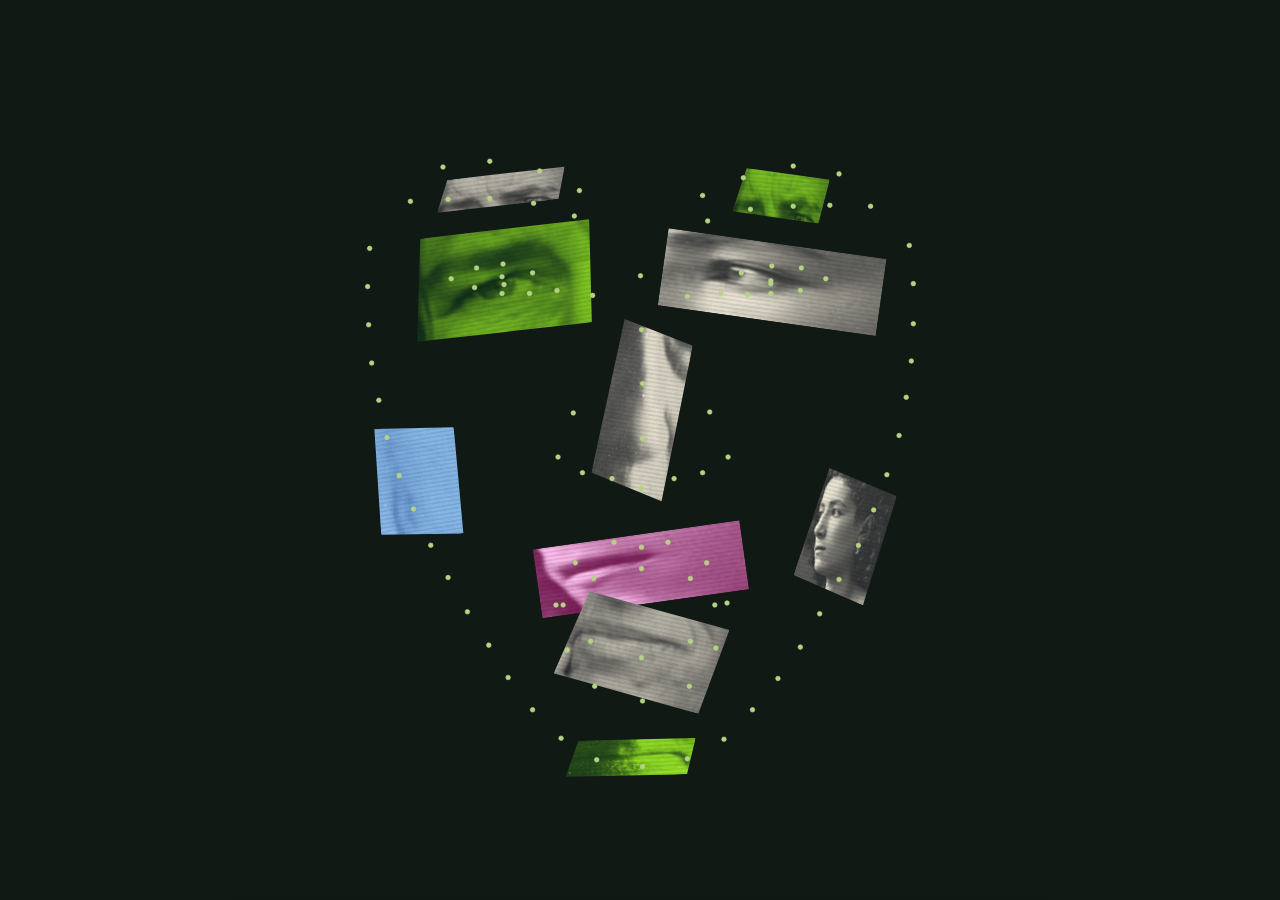
<file: collage/variations/03-scatter.html>
<!doctype html>
<html lang="en">
  <head>
    <meta charset="utf-8" />
    <meta name="viewport" content="width=device-width,initial-scale=1" />
    <title>03 / No single person / Six borrowed faces</title>
    <meta
      name="description"
      content="A draggable photographic face collage influenced by Tony Oursler and computational facial structures."
    />
    <link rel="stylesheet" href="art.css" />
    <script src="drag.js" defer></script>
  </head>
  <body style="--canvas: #111914">
    <main aria-label="03 / No single person">
      <svg
        xmlns="http://www.w3.org/2000/svg"
        class="artwork"
        viewBox="0 0 1000 1100"
        role="group"
        aria-labelledby="art-title art-desc"
      >
        <title id="art-title">03 / No single person</title>
        <desc id="art-desc">
          Original collage layout influenced by Tony Oursler’s projected facial
          fragments and by landmarks-106. Found photographs by Julia Margaret
          Cameron, Nadar and Dorothea Lange. Drag facial fragments; arrow keys
          move the focused fragment; Escape restores the composition. This
          artwork does not run face recognition.
        </desc>
        <defs>
          <filter id="green" color-interpolation-filters="sRGB">
            <feColorMatrix
              type="matrix"
              values="0.13256 0.44595 0.04502 0 0.03137 0.18092 0.60862 0.06144 0 0.13725 0.01251 0.04207 0.00425 0 0.09020 0 0 0 1 0"
            />
          </filter>
          <filter id="blue" color-interpolation-filters="sRGB">
            <feColorMatrix
              type="matrix"
              values="0.12923 0.43473 0.04389 0 0.03529 0.15174 0.51046 0.05153 0 0.14510 0.10838 0.36461 0.03681 0 0.49020 0 0 0 1 0"
            />
          </filter>
          <filter id="red" color-interpolation-filters="sRGB">
            <feColorMatrix
              type="matrix"
              values="0.12339 0.41510 0.04190 0 0.41961 0.09004 0.30291 0.03058 0 0.02745 0.05002 0.16828 0.01699 0 0.10196 0 0 0 1 0"
            />
          </filter>
          <filter id="pink" color-interpolation-filters="sRGB">
            <feColorMatrix
              type="matrix"
              values="0.12006 0.40388 0.04077 0 0.43529 0.14590 0.49082 0.04955 0 0.07059 0.13756 0.46278 0.04672 0 0.29412 0 0 0 1 0"
            />
          </filter>
          <filter id="silver" color-interpolation-filters="sRGB">
            <feColorMatrix
              type="matrix"
              values="0.18008 0.60582 0.06116 0 0.12549 0.17341 0.58338 0.05889 0 0.13333 0.15507 0.52168 0.05266 0 0.14510 0 0 0 1 0"
            />
          </filter>
          <filter id="amber" color-interpolation-filters="sRGB">
            <feColorMatrix
              type="matrix"
              values="0.15507 0.52168 0.05266 0 0.24314 0.14924 0.50204 0.05068 0 0.12941 0.06670 0.22438 0.02265 0 0.09804 0 0 0 1 0"
            />
          </filter>
          <image
            id="photo-bernhardt"
            href="../assets/bernhardt.jpg"
            width="960"
            height="1272"
          />
          <image
            id="photo-herschel"
            href="../assets/herschel.jpg"
            width="960"
            height="1375"
          />
          <image
            id="photo-thompson"
            href="../assets/thompson.jpg"
            width="960"
            height="1248"
          />
          <pattern id="scan" width="5" height="5" patternUnits="userSpaceOnUse">
            <path
              d="M0 1H5"
              stroke="#10100e"
              stroke-opacity=".18"
              stroke-width="1"
            />
          </pattern>
          <clipPath id="head">
            <path
              d="M490 121 C330 84 214 175 211 343 L177 465 Q164 522 214 553 L229 725 Q245 855 379 925 L392 996 L649 996 L627 903 Q764 812 778 660 L803 463 Q810 414 774 379 C798 198 670 91 490 121Z"
            />
          </clipPath>
        </defs>
        <rect width="1000" height="1100" fill="#111914" />
        <g class="features">
          <g
            data-feature="left-eye"
            tabindex="0"
            role="button"
            aria-label="Move left eye. Use arrow keys; Escape resets."
            transform="translate(0 0)"
          >
            <title>left eye: draggable photograph fragment</title>
            <g
              transform="translate(216.25439999999998 274.9432) rotate(-10 116.5 68.5)"
            >
              <defs>
                <clipPath id="03-scatter-left-eye">
                  <path d="M25.63 0 L233 12.33 L214.36 137 L0 123.3Z" />
                </clipPath>
              </defs>
              <g clip-path="url(#03-scatter-left-eye)">
                <svg
                  x="0"
                  y="0"
                  width="233"
                  height="137"
                  viewBox="316 308 103 80"
                  preserveAspectRatio="none"
                  overflow="hidden"
                  opacity="1"
                >
                  <use href="#photo-thompson" filter="url(#green)" />
                </svg>
                <rect
                  width="233"
                  height="137"
                  fill="url(#scan)"
                  pointer-events="none"
                />
              </g>
            </g>
          </g>
          <g
            data-feature="right-eye"
            tabindex="0"
            role="button"
            aria-label="Move right eye. Use arrow keys; Escape resets."
            transform="translate(0 0)"
          >
            <title>right eye: draggable photograph fragment</title>
            <g
              transform="translate(526.9014 297.38009999999997) rotate(8 134.5 47.5)"
            >
              <defs>
                <clipPath id="03-scatter-right-eye">
                  <rect width="269" height="95" />
                </clipPath>
              </defs>
              <g clip-path="url(#03-scatter-right-eye)">
                <svg
                  x="0"
                  y="0"
                  width="269"
                  height="95"
                  viewBox="400 275 94 66"
                  preserveAspectRatio="none"
                  overflow="hidden"
                  opacity="1"
                >
                  <use href="#photo-bernhardt" filter="url(#silver)" />
                </svg>
                <rect
                  width="269"
                  height="95"
                  fill="url(#scan)"
                  pointer-events="none"
                />
              </g>
            </g>
          </g>
          <g
            data-feature="nose"
            tabindex="0"
            role="button"
            aria-label="Move nose. Use arrow keys; Escape resets."
            transform="translate(0 0)"
          >
            <title>nose: draggable photograph fragment</title>
            <g
              transform="translate(453.24213333333336 394.56253333333336) rotate(9 49.0 106.5)"
            >
              <defs>
                <clipPath id="03-scatter-nose">
                  <path
                    d="M10.78 0 L98 19.169999999999998 L90.16000000000001 213 L0 191.70000000000002Z"
                  />
                </clipPath>
              </defs>
              <g clip-path="url(#03-scatter-nose)">
                <svg
                  x="0"
                  y="0"
                  width="98"
                  height="213"
                  viewBox="532 718 142 212"
                  preserveAspectRatio="none"
                  overflow="hidden"
                  opacity="1"
                >
                  <use href="#photo-herschel" filter="url(#silver)" />
                </svg>
                <rect
                  width="98"
                  height="213"
                  fill="url(#scan)"
                  pointer-events="none"
                />
              </g>
            </g>
          </g>
          <g
            data-feature="upper-mouth"
            tabindex="0"
            role="button"
            aria-label="Move upper mouth. Use arrow keys; Escape resets."
            transform="translate(0 0)"
          >
            <title>upper mouth: draggable photograph fragment</title>
            <g
              transform="translate(373.49760000000003 653.3415) rotate(-8 127.5 42.5)"
            >
              <defs>
                <clipPath id="03-scatter-upper-mouth">
                  <rect width="255" height="85" />
                </clipPath>
              </defs>
              <g clip-path="url(#03-scatter-upper-mouth)">
                <svg
                  x="0"
                  y="0"
                  width="255"
                  height="85"
                  viewBox="379 390 90 57"
                  preserveAspectRatio="none"
                  overflow="hidden"
                  opacity="1"
                >
                  <use href="#photo-bernhardt" filter="url(#pink)" />
                </svg>
                <rect
                  width="255"
                  height="85"
                  fill="url(#scan)"
                  pointer-events="none"
                />
              </g>
            </g>
          </g>
          <g
            data-feature="lower-mouth"
            tabindex="0"
            role="button"
            aria-label="Move lower mouth. Use arrow keys; Escape resets."
            transform="translate(0 0)"
          >
            <title>lower mouth: draggable photograph fragment</title>
            <g
              transform="translate(402.24440000000004 737.4026) rotate(12 99.5 59.5)"
            >
              <defs>
                <clipPath id="03-scatter-lower-mouth">
                  <path
                    d="M21.89 0 L199 10.709999999999999 L183.08 119 L0 107.10000000000001Z"
                  />
                </clipPath>
              </defs>
              <g clip-path="url(#03-scatter-lower-mouth)">
                <svg
                  x="0"
                  y="0"
                  width="199"
                  height="119"
                  viewBox="370 444 151 82"
                  preserveAspectRatio="none"
                  overflow="hidden"
                  opacity="1"
                >
                  <use href="#photo-thompson" filter="url(#silver)" />
                </svg>
                <rect
                  width="199"
                  height="119"
                  fill="url(#scan)"
                  pointer-events="none"
                />
              </g>
            </g>
          </g>
          <g
            data-feature="left-brow"
            tabindex="0"
            role="button"
            aria-label="Move left brow. Use arrow keys; Escape resets."
            transform="translate(0 0)"
          >
            <title>left brow: draggable photograph fragment</title>
            <g
              transform="translate(248.87855555555558 210.99099999999999) rotate(-8 81.0 21.0)"
            >
              <defs>
                <clipPath id="03-scatter-left-brow">
                  <path
                    d="M17.82 0 L162 3.78 L149.04000000000002 42 L0 37.800000000000004Z"
                  />
                </clipPath>
              </defs>
              <g clip-path="url(#03-scatter-left-brow)">
                <svg
                  x="0"
                  y="0"
                  width="162"
                  height="42"
                  viewBox="326 282 216 65"
                  preserveAspectRatio="none"
                  overflow="hidden"
                  opacity="1"
                >
                  <use href="#photo-thompson" filter="url(#silver)" />
                </svg>
                <rect
                  width="162"
                  height="42"
                  fill="url(#scan)"
                  pointer-events="none"
                />
              </g>
            </g>
          </g>
          <g
            data-feature="right-brow"
            tabindex="0"
            role="button"
            aria-label="Move right brow. Use arrow keys; Escape resets."
            transform="translate(0 0)"
          >
            <title>right brow: draggable photograph fragment</title>
            <g
              transform="translate(614.866 209.17533333333333) rotate(5 57.5 30.0)"
            >
              <defs>
                <clipPath id="03-scatter-right-brow">
                  <path
                    d="M12.65 0 L115 5.3999999999999995 L105.80000000000001 60 L0 54.0Z"
                  />
                </clipPath>
              </defs>
              <g clip-path="url(#03-scatter-right-brow)">
                <svg
                  x="0"
                  y="0"
                  width="115"
                  height="60"
                  viewBox="326 282 216 65"
                  preserveAspectRatio="none"
                  overflow="hidden"
                  opacity="1"
                >
                  <use href="#photo-thompson" filter="url(#green)" />
                </svg>
                <rect
                  width="115"
                  height="60"
                  fill="url(#scan)"
                  pointer-events="none"
                />
              </g>
            </g>
          </g>
          <g
            data-feature="left-cheek"
            tabindex="0"
            role="button"
            aria-label="Move left cheek. Use arrow keys; Escape resets."
            transform="translate(0 0)"
          >
            <title>left cheek: draggable photograph fragment</title>
            <g transform="translate(174 517) rotate(-9 54.0 71.5)">
              <defs>
                <clipPath id="03-scatter-left-cheek">
                  <path
                    d="M11.88 0 L108 12.87 L99.36 143 L0 128.70000000000002Z"
                  />
                </clipPath>
              </defs>
              <g clip-path="url(#03-scatter-left-cheek)">
                <svg
                  x="0"
                  y="0"
                  width="108"
                  height="143"
                  viewBox="724 499 141 188"
                  preserveAspectRatio="none"
                  overflow="hidden"
                  opacity="1"
                >
                  <use href="#photo-herschel" filter="url(#blue)" />
                </svg>
                <rect
                  width="108"
                  height="143"
                  fill="url(#scan)"
                  pointer-events="none"
                />
              </g>
            </g>
          </g>
          <g
            data-feature="right-cheek"
            tabindex="0"
            role="button"
            aria-label="Move right cheek. Use arrow keys; Escape resets."
            transform="translate(0 0)"
          >
            <title>right cheek: draggable photograph fragment</title>
            <g transform="translate(701 579) rotate(14 49.5 76.5)">
              <defs>
                <clipPath id="03-scatter-right-cheek">
                  <path
                    d="M10.89 0 L99 13.77 L91.08 153 L0 137.70000000000002Z"
                  />
                </clipPath>
              </defs>
              <g clip-path="url(#03-scatter-right-cheek)">
                <svg
                  x="0"
                  y="0"
                  width="99"
                  height="153"
                  viewBox="328 191 335 340"
                  preserveAspectRatio="none"
                  overflow="hidden"
                  opacity="1"
                >
                  <use href="#photo-bernhardt" filter="url(#silver)" />
                </svg>
                <rect
                  width="99"
                  height="153"
                  fill="url(#scan)"
                  pointer-events="none"
                />
              </g>
            </g>
          </g>
          <g
            data-feature="chin"
            tabindex="0"
            role="button"
            aria-label="Move chin. Use arrow keys; Escape resets."
            transform="translate(0 0)"
          >
            <title>chin: draggable photograph fragment</title>
            <g transform="translate(408 902) rotate(-3 80.5 24.0)">
              <defs>
                <clipPath id="03-scatter-chin">
                  <path d="M17.71 0 L161 4.32 L148.12 48 L0 43.2Z" />
                </clipPath>
              </defs>
              <g clip-path="url(#03-scatter-chin)">
                <svg
                  x="0"
                  y="0"
                  width="161"
                  height="48"
                  viewBox="478 890 224 133"
                  preserveAspectRatio="none"
                  overflow="hidden"
                  opacity="1"
                >
                  <use href="#photo-herschel" filter="url(#green)" />
                </svg>
                <rect
                  width="161"
                  height="48"
                  fill="url(#scan)"
                  pointer-events="none"
                />
              </g>
            </g>
          </g>
        </g>
        <g
          class="network"
          fill="none"
          stroke="#b5d483"
          opacity="1"
          aria-hidden="true"
        >
          <circle
            data-node="0"
            cx="502.989"
            cy="937.0"
            r="2.8"
            stroke="#b5d483"
            stroke-width="0.8"
            fill="#b5d483"
          />
          <circle
            data-node="1"
            cx="169.489"
            cy="303.57"
            r="2.8"
            stroke="#b5d483"
            stroke-width="0.8"
            fill="#b5d483"
          />
          <circle
            data-node="2"
            cx="265.308"
            cy="705.9"
            r="2.8"
            stroke="#b5d483"
            stroke-width="0.8"
            fill="#b5d483"
          />
          <circle
            data-node="3"
            cx="288.951"
            cy="747.809"
            r="2.8"
            stroke="#b5d483"
            stroke-width="0.8"
            fill="#b5d483"
          />
          <circle
            data-node="4"
            cx="315.084"
            cy="788.521"
            r="2.8"
            stroke="#b5d483"
            stroke-width="0.8"
            fill="#b5d483"
          />
          <circle
            data-node="5"
            cx="338.728"
            cy="828.036"
            r="2.8"
            stroke="#b5d483"
            stroke-width="0.8"
            fill="#b5d483"
          />
          <circle
            data-node="6"
            cx="368.593"
            cy="867.55"
            r="2.8"
            stroke="#b5d483"
            stroke-width="0.8"
            fill="#b5d483"
          />
          <circle
            data-node="7"
            cx="403.437"
            cy="902.275"
            r="2.8"
            stroke="#b5d483"
            stroke-width="0.8"
            fill="#b5d483"
          />
          <circle
            data-node="8"
            cx="446.991"
            cy="928.618"
            r="2.8"
            stroke="#b5d483"
            stroke-width="0.8"
            fill="#b5d483"
          />
          <circle
            data-node="9"
            cx="167.0"
            cy="350.269"
            r="2.8"
            stroke="#b5d483"
            stroke-width="0.8"
            fill="#b5d483"
          />
          <circle
            data-node="10"
            cx="168.244"
            cy="396.968"
            r="2.8"
            stroke="#b5d483"
            stroke-width="0.8"
            fill="#b5d483"
          />
          <circle
            data-node="11"
            cx="171.978"
            cy="443.667"
            r="2.8"
            stroke="#b5d483"
            stroke-width="0.8"
            fill="#b5d483"
          />
          <circle
            data-node="12"
            cx="180.688"
            cy="489.168"
            r="2.8"
            stroke="#b5d483"
            stroke-width="0.8"
            fill="#b5d483"
          />
          <circle
            data-node="13"
            cx="190.644"
            cy="534.67"
            r="2.8"
            stroke="#b5d483"
            stroke-width="0.8"
            fill="#b5d483"
          />
          <circle
            data-node="14"
            cx="205.576"
            cy="581.369"
            r="2.8"
            stroke="#b5d483"
            stroke-width="0.8"
            fill="#b5d483"
          />
          <circle
            data-node="15"
            cx="222.998"
            cy="622.081"
            r="2.8"
            stroke="#b5d483"
            stroke-width="0.8"
            fill="#b5d483"
          />
          <circle
            data-node="16"
            cx="244.153"
            cy="666.385"
            r="2.8"
            stroke="#b5d483"
            stroke-width="0.8"
            fill="#b5d483"
          />
          <circle
            data-node="17"
            cx="829.022"
            cy="299.977"
            r="2.8"
            stroke="#b5d483"
            stroke-width="0.8"
            fill="#b5d483"
          />
          <circle
            data-node="18"
            cx="743.159"
            cy="708.294"
            r="2.8"
            stroke="#b5d483"
            stroke-width="0.8"
            fill="#b5d483"
          />
          <circle
            data-node="19"
            cx="719.515"
            cy="750.204"
            r="2.8"
            stroke="#b5d483"
            stroke-width="0.8"
            fill="#b5d483"
          />
          <circle
            data-node="20"
            cx="695.871"
            cy="790.916"
            r="2.8"
            stroke="#b5d483"
            stroke-width="0.8"
            fill="#b5d483"
          />
          <circle
            data-node="21"
            cx="668.494"
            cy="829.233"
            r="2.8"
            stroke="#b5d483"
            stroke-width="0.8"
            fill="#b5d483"
          />
          <circle
            data-node="22"
            cx="637.384"
            cy="867.55"
            r="2.8"
            stroke="#b5d483"
            stroke-width="0.8"
            fill="#b5d483"
          />
          <circle
            data-node="23"
            cx="602.541"
            cy="903.472"
            r="2.8"
            stroke="#b5d483"
            stroke-width="0.8"
            fill="#b5d483"
          />
          <circle
            data-node="24"
            cx="557.743"
            cy="927.421"
            r="2.8"
            stroke="#b5d483"
            stroke-width="0.8"
            fill="#b5d483"
          />
          <circle
            data-node="25"
            cx="834.0"
            cy="346.676"
            r="2.8"
            stroke="#b5d483"
            stroke-width="0.8"
            fill="#b5d483"
          />
          <circle
            data-node="26"
            cx="834.0"
            cy="395.77"
            r="2.8"
            stroke="#b5d483"
            stroke-width="0.8"
            fill="#b5d483"
          />
          <circle
            data-node="27"
            cx="831.511"
            cy="441.272"
            r="2.8"
            stroke="#b5d483"
            stroke-width="0.8"
            fill="#b5d483"
          />
          <circle
            data-node="28"
            cx="825.289"
            cy="485.576"
            r="2.8"
            stroke="#b5d483"
            stroke-width="0.8"
            fill="#b5d483"
          />
          <circle
            data-node="29"
            cx="816.578"
            cy="532.275"
            r="2.8"
            stroke="#b5d483"
            stroke-width="0.8"
            fill="#b5d483"
          />
          <circle
            data-node="30"
            cx="801.646"
            cy="580.172"
            r="2.8"
            stroke="#b5d483"
            stroke-width="0.8"
            fill="#b5d483"
          />
          <circle
            data-node="31"
            cx="785.468"
            cy="623.278"
            r="2.8"
            stroke="#b5d483"
            stroke-width="0.8"
            fill="#b5d483"
          />
          <circle
            data-node="32"
            cx="766.802"
            cy="666.385"
            r="2.8"
            stroke="#b5d483"
            stroke-width="0.8"
            fill="#b5d483"
          />
          <circle
            data-node="33"
            cx="331.261"
            cy="358.65"
            r="2.8"
            stroke="#b5d483"
            stroke-width="0.8"
            fill="#b5d483"
          />
          <circle
            data-node="34"
            cx="333.75"
            cy="347.874"
            r="2.8"
            stroke="#b5d483"
            stroke-width="0.8"
            fill="#b5d483"
          />
          <circle
            data-node="35"
            cx="269.041"
            cy="340.689"
            r="2.8"
            stroke="#b5d483"
            stroke-width="0.8"
            fill="#b5d483"
          />
          <circle
            data-node="36"
            cx="297.662"
            cy="351.466"
            r="2.8"
            stroke="#b5d483"
            stroke-width="0.8"
            fill="#b5d483"
          />
          <circle
            data-node="37"
            cx="364.86"
            cy="358.65"
            r="2.8"
            stroke="#b5d483"
            stroke-width="0.8"
            fill="#b5d483"
          />
          <circle
            data-node="38"
            cx="331.261"
            cy="338.294"
            r="2.8"
            stroke="#b5d483"
            stroke-width="0.8"
            fill="#b5d483"
          />
          <circle
            data-node="39"
            cx="398.459"
            cy="355.058"
            r="2.8"
            stroke="#b5d483"
            stroke-width="0.8"
            fill="#b5d483"
          />
          <circle
            data-node="40"
            cx="332.506"
            cy="322.728"
            r="2.8"
            stroke="#b5d483"
            stroke-width="0.8"
            fill="#b5d483"
          />
          <circle
            data-node="41"
            cx="300.151"
            cy="327.518"
            r="2.8"
            stroke="#b5d483"
            stroke-width="0.8"
            fill="#b5d483"
          />
          <circle
            data-node="42"
            cx="368.593"
            cy="333.505"
            r="2.8"
            stroke="#b5d483"
            stroke-width="0.8"
            fill="#b5d483"
          />
          <circle
            data-node="43"
            cx="219.265"
            cy="246.094"
            r="2.8"
            stroke="#b5d483"
            stroke-width="0.8"
            fill="#b5d483"
          />
          <circle
            data-node="44"
            cx="265.308"
            cy="243.699"
            r="2.8"
            stroke="#b5d483"
            stroke-width="0.8"
            fill="#b5d483"
          />
          <circle
            data-node="45"
            cx="316.328"
            cy="242.502"
            r="2.8"
            stroke="#b5d483"
            stroke-width="0.8"
            fill="#b5d483"
          />
          <circle
            data-node="46"
            cx="419.614"
            cy="264.055"
            r="2.8"
            stroke="#b5d483"
            stroke-width="0.8"
            fill="#b5d483"
          />
          <circle
            data-node="47"
            cx="369.838"
            cy="248.489"
            r="2.8"
            stroke="#b5d483"
            stroke-width="0.8"
            fill="#b5d483"
          />
          <circle
            data-node="48"
            cx="259.086"
            cy="204.184"
            r="2.8"
            stroke="#b5d483"
            stroke-width="0.8"
            fill="#b5d483"
          />
          <circle
            data-node="49"
            cx="316.328"
            cy="197.0"
            r="2.8"
            stroke="#b5d483"
            stroke-width="0.8"
            fill="#b5d483"
          />
          <circle
            data-node="50"
            cx="425.836"
            cy="232.922"
            r="2.8"
            stroke="#b5d483"
            stroke-width="0.8"
            fill="#b5d483"
          />
          <circle
            data-node="51"
            cx="377.304"
            cy="208.974"
            r="2.8"
            stroke="#b5d483"
            stroke-width="0.8"
            fill="#b5d483"
          />
          <circle
            data-node="52"
            cx="397.215"
            cy="739.427"
            r="2.8"
            stroke="#b5d483"
            stroke-width="0.8"
            fill="#b5d483"
          />
          <circle
            data-node="53"
            cx="502.989"
            cy="856.773"
            r="2.8"
            stroke="#b5d483"
            stroke-width="0.8"
            fill="#b5d483"
          />
          <circle
            data-node="54"
            cx="439.524"
            cy="783.731"
            r="2.8"
            stroke="#b5d483"
            stroke-width="0.8"
            fill="#b5d483"
          />
          <circle
            data-node="55"
            cx="410.903"
            cy="794.508"
            r="2.8"
            stroke="#b5d483"
            stroke-width="0.8"
            fill="#b5d483"
          />
          <circle
            data-node="56"
            cx="444.502"
            cy="838.812"
            r="2.8"
            stroke="#b5d483"
            stroke-width="0.8"
            fill="#b5d483"
          />
          <circle
            data-node="57"
            cx="561.476"
            cy="783.731"
            r="2.8"
            stroke="#b5d483"
            stroke-width="0.8"
            fill="#b5d483"
          />
          <circle
            data-node="58"
            cx="592.586"
            cy="792.113"
            r="2.8"
            stroke="#b5d483"
            stroke-width="0.8"
            fill="#b5d483"
          />
          <circle
            data-node="59"
            cx="560.231"
            cy="838.812"
            r="2.8"
            stroke="#b5d483"
            stroke-width="0.8"
            fill="#b5d483"
          />
          <circle
            data-node="60"
            cx="501.744"
            cy="804.087"
            r="2.8"
            stroke="#b5d483"
            stroke-width="0.8"
            fill="#b5d483"
          />
          <circle
            data-node="61"
            cx="606.274"
            cy="737.032"
            r="2.8"
            stroke="#b5d483"
            stroke-width="0.8"
            fill="#b5d483"
          />
          <circle
            data-node="62"
            cx="501.744"
            cy="695.123"
            r="2.8"
            stroke="#b5d483"
            stroke-width="0.8"
            fill="#b5d483"
          />
          <circle
            data-node="63"
            cx="468.146"
            cy="662.793"
            r="2.8"
            stroke="#b5d483"
            stroke-width="0.8"
            fill="#b5d483"
          />
          <circle
            data-node="64"
            cx="420.858"
            cy="687.939"
            r="2.8"
            stroke="#b5d483"
            stroke-width="0.8"
            fill="#b5d483"
          />
          <circle
            data-node="65"
            cx="405.925"
            cy="739.427"
            r="2.8"
            stroke="#b5d483"
            stroke-width="0.8"
            fill="#b5d483"
          />
          <circle
            data-node="66"
            cx="443.257"
            cy="707.097"
            r="2.8"
            stroke="#b5d483"
            stroke-width="0.8"
            fill="#b5d483"
          />
          <circle
            data-node="67"
            cx="534.099"
            cy="662.793"
            r="2.8"
            stroke="#b5d483"
            stroke-width="0.8"
            fill="#b5d483"
          />
          <circle
            data-node="68"
            cx="581.386"
            cy="687.939"
            r="2.8"
            stroke="#b5d483"
            stroke-width="0.8"
            fill="#b5d483"
          />
          <circle
            data-node="69"
            cx="591.341"
            cy="739.427"
            r="2.8"
            stroke="#b5d483"
            stroke-width="0.8"
            fill="#b5d483"
          />
          <circle
            data-node="70"
            cx="561.476"
            cy="707.097"
            r="2.8"
            stroke="#b5d483"
            stroke-width="0.8"
            fill="#b5d483"
          />
          <circle
            data-node="71"
            cx="501.744"
            cy="668.78"
            r="2.8"
            stroke="#b5d483"
            stroke-width="0.8"
            fill="#b5d483"
          />
          <circle
            data-node="72"
            cx="500.5"
            cy="337.097"
            r="2.8"
            stroke="#b5d483"
            stroke-width="0.8"
            fill="#b5d483"
          />
          <circle
            data-node="73"
            cx="501.744"
            cy="402.955"
            r="2.8"
            stroke="#b5d483"
            stroke-width="0.8"
            fill="#b5d483"
          />
          <circle
            data-node="74"
            cx="502.989"
            cy="468.812"
            r="2.8"
            stroke="#b5d483"
            stroke-width="0.8"
            fill="#b5d483"
          />
          <circle
            data-node="75"
            cx="442.013"
            cy="361.045"
            r="2.8"
            stroke="#b5d483"
            stroke-width="0.8"
            fill="#b5d483"
          />
          <circle
            data-node="76"
            cx="418.369"
            cy="504.735"
            r="2.8"
            stroke="#b5d483"
            stroke-width="0.8"
            fill="#b5d483"
          />
          <circle
            data-node="77"
            cx="399.703"
            cy="558.618"
            r="2.8"
            stroke="#b5d483"
            stroke-width="0.8"
            fill="#b5d483"
          />
          <circle
            data-node="78"
            cx="429.569"
            cy="577.777"
            r="2.8"
            stroke="#b5d483"
            stroke-width="0.8"
            fill="#b5d483"
          />
          <circle
            data-node="79"
            cx="465.657"
            cy="584.961"
            r="2.8"
            stroke="#b5d483"
            stroke-width="0.8"
            fill="#b5d483"
          />
          <circle
            data-node="80"
            cx="501.744"
            cy="596.935"
            r="2.8"
            stroke="#b5d483"
            stroke-width="0.8"
            fill="#b5d483"
          />
          <circle
            data-node="81"
            cx="557.743"
            cy="362.243"
            r="2.8"
            stroke="#b5d483"
            stroke-width="0.8"
            fill="#b5d483"
          />
          <circle
            data-node="82"
            cx="585.119"
            cy="503.537"
            r="2.8"
            stroke="#b5d483"
            stroke-width="0.8"
            fill="#b5d483"
          />
          <circle
            data-node="83"
            cx="607.519"
            cy="558.618"
            r="2.8"
            stroke="#b5d483"
            stroke-width="0.8"
            fill="#b5d483"
          />
          <circle
            data-node="84"
            cx="576.409"
            cy="577.777"
            r="2.8"
            stroke="#b5d483"
            stroke-width="0.8"
            fill="#b5d483"
          />
          <circle
            data-node="85"
            cx="541.565"
            cy="584.961"
            r="2.8"
            stroke="#b5d483"
            stroke-width="0.8"
            fill="#b5d483"
          />
          <circle
            data-node="86"
            cx="502.989"
            cy="535.867"
            r="2.8"
            stroke="#b5d483"
            stroke-width="0.8"
            fill="#b5d483"
          />
          <circle
            data-node="87"
            cx="659.784"
            cy="358.65"
            r="2.8"
            stroke="#b5d483"
            stroke-width="0.8"
            fill="#b5d483"
          />
          <circle
            data-node="88"
            cx="659.784"
            cy="343.084"
            r="2.8"
            stroke="#b5d483"
            stroke-width="0.8"
            fill="#b5d483"
          />
          <circle
            data-node="89"
            cx="598.808"
            cy="358.65"
            r="2.8"
            stroke="#b5d483"
            stroke-width="0.8"
            fill="#b5d483"
          />
          <circle
            data-node="90"
            cx="631.162"
            cy="359.848"
            r="2.8"
            stroke="#b5d483"
            stroke-width="0.8"
            fill="#b5d483"
          />
          <circle
            data-node="91"
            cx="695.871"
            cy="355.058"
            r="2.8"
            stroke="#b5d483"
            stroke-width="0.8"
            fill="#b5d483"
          />
          <circle
            data-node="92"
            cx="659.784"
            cy="346.676"
            r="2.8"
            stroke="#b5d483"
            stroke-width="0.8"
            fill="#b5d483"
          />
          <circle
            data-node="93"
            cx="726.981"
            cy="340.689"
            r="2.8"
            stroke="#b5d483"
            stroke-width="0.8"
            fill="#b5d483"
          />
          <circle
            data-node="94"
            cx="661.028"
            cy="325.123"
            r="2.8"
            stroke="#b5d483"
            stroke-width="0.8"
            fill="#b5d483"
          />
          <circle
            data-node="95"
            cx="623.696"
            cy="333.505"
            r="2.8"
            stroke="#b5d483"
            stroke-width="0.8"
            fill="#b5d483"
          />
          <circle
            data-node="96"
            cx="697.116"
            cy="327.518"
            r="2.8"
            stroke="#b5d483"
            stroke-width="0.8"
            fill="#b5d483"
          />
          <circle
            data-node="97"
            cx="582.631"
            cy="270.042"
            r="2.8"
            stroke="#b5d483"
            stroke-width="0.8"
            fill="#b5d483"
          />
          <circle
            data-node="98"
            cx="634.896"
            cy="255.673"
            r="2.8"
            stroke="#b5d483"
            stroke-width="0.8"
            fill="#b5d483"
          />
          <circle
            data-node="99"
            cx="687.16"
            cy="252.081"
            r="2.8"
            stroke="#b5d483"
            stroke-width="0.8"
            fill="#b5d483"
          />
          <circle
            data-node="100"
            cx="731.959"
            cy="250.883"
            r="2.8"
            stroke="#b5d483"
            stroke-width="0.8"
            fill="#b5d483"
          />
          <circle
            data-node="101"
            cx="781.735"
            cy="252.081"
            r="2.8"
            stroke="#b5d483"
            stroke-width="0.8"
            fill="#b5d483"
          />
          <circle
            data-node="102"
            cx="576.409"
            cy="238.909"
            r="2.8"
            stroke="#b5d483"
            stroke-width="0.8"
            fill="#b5d483"
          />
          <circle
            data-node="103"
            cx="626.185"
            cy="217.356"
            r="2.8"
            stroke="#b5d483"
            stroke-width="0.8"
            fill="#b5d483"
          />
          <circle
            data-node="104"
            cx="687.16"
            cy="202.987"
            r="2.8"
            stroke="#b5d483"
            stroke-width="0.8"
            fill="#b5d483"
          />
          <circle
            data-node="105"
            cx="743.159"
            cy="212.566"
            r="2.8"
            stroke="#b5d483"
            stroke-width="0.8"
            fill="#b5d483"
          />
        </g>
      </svg>
    </main>
    <p class="sr-only" role="status" aria-live="polite"></p>
    <script type="application/json" id="composition">
      {
        "nodes": [
          { "id": 0, "x": 502.989, "y": 937.0, "group": "contour" },
          { "id": 1, "x": 169.489, "y": 303.57, "group": "contour" },
          { "id": 2, "x": 265.308, "y": 705.9, "group": "contour" },
          { "id": 3, "x": 288.951, "y": 747.809, "group": "contour" },
          { "id": 4, "x": 315.084, "y": 788.521, "group": "contour" },
          { "id": 5, "x": 338.728, "y": 828.036, "group": "contour" },
          { "id": 6, "x": 368.593, "y": 867.55, "group": "contour" },
          { "id": 7, "x": 403.437, "y": 902.275, "group": "contour" },
          { "id": 8, "x": 446.991, "y": 928.618, "group": "contour" },
          { "id": 9, "x": 167.0, "y": 350.269, "group": "contour" },
          { "id": 10, "x": 168.244, "y": 396.968, "group": "contour" },
          { "id": 11, "x": 171.978, "y": 443.667, "group": "contour" },
          { "id": 12, "x": 180.688, "y": 489.168, "group": "contour" },
          { "id": 13, "x": 190.644, "y": 534.67, "group": "contour" },
          { "id": 14, "x": 205.576, "y": 581.369, "group": "contour" },
          { "id": 15, "x": 222.998, "y": 622.081, "group": "contour" },
          { "id": 16, "x": 244.153, "y": 666.385, "group": "contour" },
          { "id": 17, "x": 829.022, "y": 299.977, "group": "contour" },
          { "id": 18, "x": 743.159, "y": 708.294, "group": "contour" },
          { "id": 19, "x": 719.515, "y": 750.204, "group": "contour" },
          { "id": 20, "x": 695.871, "y": 790.916, "group": "contour" },
          { "id": 21, "x": 668.494, "y": 829.233, "group": "contour" },
          { "id": 22, "x": 637.384, "y": 867.55, "group": "contour" },
          { "id": 23, "x": 602.541, "y": 903.472, "group": "contour" },
          { "id": 24, "x": 557.743, "y": 927.421, "group": "contour" },
          { "id": 25, "x": 834.0, "y": 346.676, "group": "contour" },
          { "id": 26, "x": 834.0, "y": 395.77, "group": "contour" },
          { "id": 27, "x": 831.511, "y": 441.272, "group": "contour" },
          { "id": 28, "x": 825.289, "y": 485.576, "group": "contour" },
          { "id": 29, "x": 816.578, "y": 532.275, "group": "contour" },
          { "id": 30, "x": 801.646, "y": 580.172, "group": "contour" },
          { "id": 31, "x": 785.468, "y": 623.278, "group": "contour" },
          { "id": 32, "x": 766.802, "y": 666.385, "group": "contour" },
          { "id": 33, "x": 331.261, "y": 358.65, "group": "eyes" },
          { "id": 34, "x": 333.75, "y": 347.874, "group": "eyes" },
          { "id": 35, "x": 269.041, "y": 340.689, "group": "eyes" },
          { "id": 36, "x": 297.662, "y": 351.466, "group": "eyes" },
          { "id": 37, "x": 364.86, "y": 358.65, "group": "eyes" },
          { "id": 38, "x": 331.261, "y": 338.294, "group": "eyes" },
          { "id": 39, "x": 398.459, "y": 355.058, "group": "eyes" },
          { "id": 40, "x": 332.506, "y": 322.728, "group": "eyes" },
          { "id": 41, "x": 300.151, "y": 327.518, "group": "eyes" },
          { "id": 42, "x": 368.593, "y": 333.505, "group": "eyes" },
          { "id": 43, "x": 219.265, "y": 246.094, "group": "brows" },
          { "id": 44, "x": 265.308, "y": 243.699, "group": "brows" },
          { "id": 45, "x": 316.328, "y": 242.502, "group": "brows" },
          { "id": 46, "x": 419.614, "y": 264.055, "group": "brows" },
          { "id": 47, "x": 369.838, "y": 248.489, "group": "brows" },
          { "id": 48, "x": 259.086, "y": 204.184, "group": "brows" },
          { "id": 49, "x": 316.328, "y": 197.0, "group": "brows" },
          { "id": 50, "x": 425.836, "y": 232.922, "group": "brows" },
          { "id": 51, "x": 377.304, "y": 208.974, "group": "brows" },
          { "id": 52, "x": 397.215, "y": 739.427, "group": "mouth" },
          { "id": 53, "x": 502.989, "y": 856.773, "group": "mouth" },
          { "id": 54, "x": 439.524, "y": 783.731, "group": "mouth" },
          { "id": 55, "x": 410.903, "y": 794.508, "group": "mouth" },
          { "id": 56, "x": 444.502, "y": 838.812, "group": "mouth" },
          { "id": 57, "x": 561.476, "y": 783.731, "group": "mouth" },
          { "id": 58, "x": 592.586, "y": 792.113, "group": "mouth" },
          { "id": 59, "x": 560.231, "y": 838.812, "group": "mouth" },
          { "id": 60, "x": 501.744, "y": 804.087, "group": "mouth" },
          { "id": 61, "x": 606.274, "y": 737.032, "group": "mouth" },
          { "id": 62, "x": 501.744, "y": 695.123, "group": "mouth" },
          { "id": 63, "x": 468.146, "y": 662.793, "group": "mouth" },
          { "id": 64, "x": 420.858, "y": 687.939, "group": "mouth" },
          { "id": 65, "x": 405.925, "y": 739.427, "group": "mouth" },
          { "id": 66, "x": 443.257, "y": 707.097, "group": "mouth" },
          { "id": 67, "x": 534.099, "y": 662.793, "group": "mouth" },
          { "id": 68, "x": 581.386, "y": 687.939, "group": "mouth" },
          { "id": 69, "x": 591.341, "y": 739.427, "group": "mouth" },
          { "id": 70, "x": 561.476, "y": 707.097, "group": "mouth" },
          { "id": 71, "x": 501.744, "y": 668.78, "group": "mouth" },
          { "id": 72, "x": 500.5, "y": 337.097, "group": "nose" },
          { "id": 73, "x": 501.744, "y": 402.955, "group": "nose" },
          { "id": 74, "x": 502.989, "y": 468.812, "group": "nose" },
          { "id": 75, "x": 442.013, "y": 361.045, "group": "nose" },
          { "id": 76, "x": 418.369, "y": 504.735, "group": "nose" },
          { "id": 77, "x": 399.703, "y": 558.618, "group": "nose" },
          { "id": 78, "x": 429.569, "y": 577.777, "group": "nose" },
          { "id": 79, "x": 465.657, "y": 584.961, "group": "nose" },
          { "id": 80, "x": 501.744, "y": 596.935, "group": "nose" },
          { "id": 81, "x": 557.743, "y": 362.243, "group": "nose" },
          { "id": 82, "x": 585.119, "y": 503.537, "group": "nose" },
          { "id": 83, "x": 607.519, "y": 558.618, "group": "nose" },
          { "id": 84, "x": 576.409, "y": 577.777, "group": "nose" },
          { "id": 85, "x": 541.565, "y": 584.961, "group": "nose" },
          { "id": 86, "x": 502.989, "y": 535.867, "group": "nose" },
          { "id": 87, "x": 659.784, "y": 358.65, "group": "eyes" },
          { "id": 88, "x": 659.784, "y": 343.084, "group": "eyes" },
          { "id": 89, "x": 598.808, "y": 358.65, "group": "eyes" },
          { "id": 90, "x": 631.162, "y": 359.848, "group": "eyes" },
          { "id": 91, "x": 695.871, "y": 355.058, "group": "eyes" },
          { "id": 92, "x": 659.784, "y": 346.676, "group": "eyes" },
          { "id": 93, "x": 726.981, "y": 340.689, "group": "eyes" },
          { "id": 94, "x": 661.028, "y": 325.123, "group": "eyes" },
          { "id": 95, "x": 623.696, "y": 333.505, "group": "eyes" },
          { "id": 96, "x": 697.116, "y": 327.518, "group": "eyes" },
          { "id": 97, "x": 582.631, "y": 270.042, "group": "brows" },
          { "id": 98, "x": 634.896, "y": 255.673, "group": "brows" },
          { "id": 99, "x": 687.16, "y": 252.081, "group": "brows" },
          { "id": 100, "x": 731.959, "y": 250.883, "group": "brows" },
          { "id": 101, "x": 781.735, "y": 252.081, "group": "brows" },
          { "id": 102, "x": 576.409, "y": 238.909, "group": "brows" },
          { "id": 103, "x": 626.185, "y": 217.356, "group": "brows" },
          { "id": 104, "x": 687.16, "y": 202.987, "group": "brows" },
          { "id": 105, "x": 743.159, "y": 212.566, "group": "brows" }
        ],
        "attachments": {
          "left-eye": [33, 34, 35, 36, 37, 38, 39, 40, 41, 42],
          "right-eye": [87, 88, 89, 90, 91, 92, 93, 94, 95, 96],
          "nose": [72, 73, 74, 75, 76, 77, 78, 79, 80, 81, 82, 83, 84, 85, 86],
          "upper-mouth": [62, 63, 64, 65, 66, 67, 68, 69, 70, 71],
          "lower-mouth": [52, 53, 54, 55, 56, 57, 58, 59, 60, 61],
          "left-brow": [43, 44, 45, 46, 47, 48, 49, 50, 51],
          "right-brow": [97, 98, 99, 100, 101, 102, 103, 104, 105],
          "left-cheek": [12, 13, 14],
          "right-cheek": [29, 30, 31],
          "chin": [0, 7, 8, 23, 24]
        },
        "bounds": {
          "left-eye": {
            "x": 216.25439999999998,
            "y": 274.9432,
            "w": 233,
            "h": 137
          },
          "right-eye": {
            "x": 526.9014,
            "y": 297.38009999999997,
            "w": 269,
            "h": 95
          },
          "nose": {
            "x": 453.24213333333336,
            "y": 394.56253333333336,
            "w": 98,
            "h": 213
          },
          "upper-mouth": {
            "x": 373.49760000000003,
            "y": 653.3415,
            "w": 255,
            "h": 85
          },
          "lower-mouth": {
            "x": 402.24440000000004,
            "y": 737.4026,
            "w": 199,
            "h": 119
          },
          "left-brow": {
            "x": 248.87855555555558,
            "y": 210.99099999999999,
            "w": 162,
            "h": 42
          },
          "right-brow": {
            "x": 614.866,
            "y": 209.17533333333333,
            "w": 115,
            "h": 60
          },
          "left-cheek": { "x": 174, "y": 517, "w": 108, "h": 143 },
          "right-cheek": { "x": 701, "y": 579, "w": 99, "h": 153 },
          "chin": { "x": 408, "y": 902, "w": 161, "h": 48 }
        }
      }
    </script>
  </body>
</html>
</file>
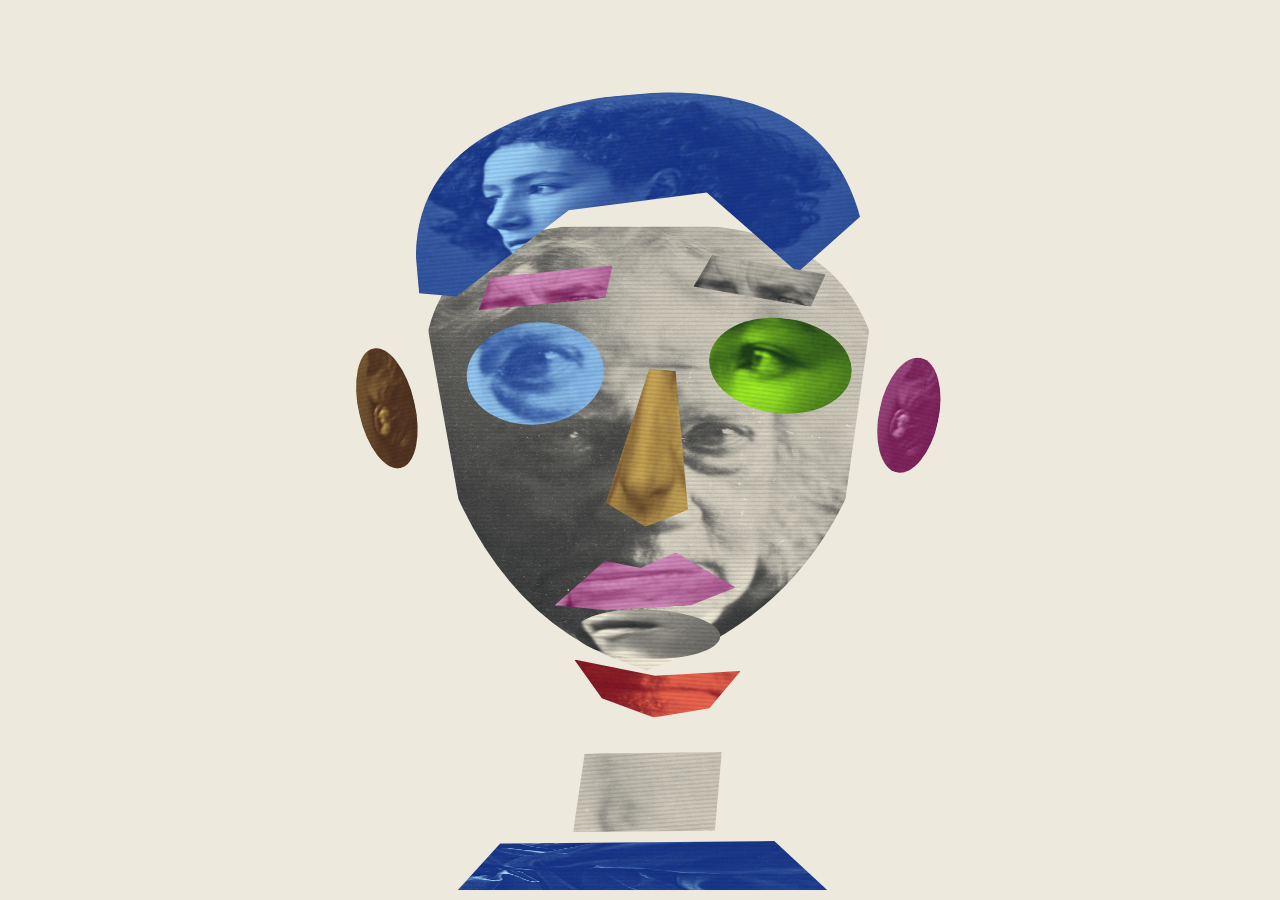
<file: collage/variations/06-segments.html>
<!doctype html>
<html lang="en">
  <head>
    <meta charset="utf-8" />
    <meta name="viewport" content="width=device-width,initial-scale=1" />
    <title>06 / The face comes apart / Six borrowed faces</title>
    <meta
      name="description"
      content="A draggable photographic face collage influenced by Tony Oursler and computational facial structures."
    />
    <link rel="stylesheet" href="art.css" />
    <script src="drag.js" defer></script>
  </head>
  <body style="--canvas: #eee9dd">
    <main aria-label="06 / The face comes apart">
      <svg
        xmlns="http://www.w3.org/2000/svg"
        class="artwork"
        viewBox="0 0 1000 1100"
        role="group"
        aria-labelledby="art-title art-desc"
      >
        <title id="art-title">06 / The face comes apart</title>
        <desc id="art-desc">
          Original collage layout influenced by Tony Oursler’s projected facial
          fragments and by parsing-19. Found photographs by Julia Margaret
          Cameron, Nadar and Dorothea Lange. Drag facial fragments; arrow keys
          move the focused fragment; Escape restores the composition. This
          artwork does not run face recognition.
        </desc>
        <defs>
          <filter id="green" color-interpolation-filters="sRGB">
            <feColorMatrix
              type="matrix"
              values="0.13256 0.44595 0.04502 0 0.03137 0.18092 0.60862 0.06144 0 0.13725 0.01251 0.04207 0.00425 0 0.09020 0 0 0 1 0"
            />
          </filter>
          <filter id="blue" color-interpolation-filters="sRGB">
            <feColorMatrix
              type="matrix"
              values="0.12923 0.43473 0.04389 0 0.03529 0.15174 0.51046 0.05153 0 0.14510 0.10838 0.36461 0.03681 0 0.49020 0 0 0 1 0"
            />
          </filter>
          <filter id="red" color-interpolation-filters="sRGB">
            <feColorMatrix
              type="matrix"
              values="0.12339 0.41510 0.04190 0 0.41961 0.09004 0.30291 0.03058 0 0.02745 0.05002 0.16828 0.01699 0 0.10196 0 0 0 1 0"
            />
          </filter>
          <filter id="pink" color-interpolation-filters="sRGB">
            <feColorMatrix
              type="matrix"
              values="0.12006 0.40388 0.04077 0 0.43529 0.14590 0.49082 0.04955 0 0.07059 0.13756 0.46278 0.04672 0 0.29412 0 0 0 1 0"
            />
          </filter>
          <filter id="silver" color-interpolation-filters="sRGB">
            <feColorMatrix
              type="matrix"
              values="0.18008 0.60582 0.06116 0 0.12549 0.17341 0.58338 0.05889 0 0.13333 0.15507 0.52168 0.05266 0 0.14510 0 0 0 1 0"
            />
          </filter>
          <filter id="amber" color-interpolation-filters="sRGB">
            <feColorMatrix
              type="matrix"
              values="0.15507 0.52168 0.05266 0 0.24314 0.14924 0.50204 0.05068 0 0.12941 0.06670 0.22438 0.02265 0 0.09804 0 0 0 1 0"
            />
          </filter>
          <image
            id="photo-bernhardt"
            href="../assets/bernhardt.jpg"
            width="960"
            height="1272"
          />
          <image
            id="photo-herschel"
            href="../assets/herschel.jpg"
            width="960"
            height="1375"
          />
          <image
            id="photo-thompson"
            href="../assets/thompson.jpg"
            width="960"
            height="1248"
          />
          <pattern id="scan" width="5" height="5" patternUnits="userSpaceOnUse">
            <path
              d="M0 1H5"
              stroke="#10100e"
              stroke-opacity=".18"
              stroke-width="1"
            />
          </pattern>
          <clipPath id="head">
            <path
              d="M490 121 C330 84 214 175 211 343 L177 465 Q164 522 214 553 L229 725 Q245 855 379 925 L392 996 L649 996 L627 903 Q764 812 778 660 L803 463 Q810 414 774 379 C798 198 670 91 490 121Z"
            />
          </clipPath>
        </defs>
        <rect width="1000" height="1100" fill="#eee9dd" />
        <g class="features">
          <g
            data-feature="skin"
            tabindex="0"
            role="button"
            aria-label="Move skin. Use arrow keys; Escape resets."
            transform="translate(0 0)"
          >
            <title>skin: draggable photograph fragment</title>
            <g transform="translate(241 277) rotate(0 269.5 271.0)">
              <defs>
                <clipPath id="06-segments-skin">
                  <path
                    d="M257 0Q36 -18 0 127L37 333Q112 497 267 542Q437 485 510 333L539 127Q483 -18 257 0Z"
                  />
                </clipPath>
              </defs>
              <g clip-path="url(#06-segments-skin)">
                <svg
                  x="0"
                  y="0"
                  width="539"
                  height="542"
                  viewBox="304 311 570 838"
                  preserveAspectRatio="none"
                  overflow="hidden"
                  opacity="1"
                >
                  <use href="#photo-herschel" filter="url(#silver)" />
                </svg>
                <rect
                  width="539"
                  height="542"
                  fill="url(#scan)"
                  pointer-events="none"
                />
              </g>
            </g>
          </g>
          <g
            data-feature="hair"
            tabindex="0"
            role="button"
            aria-label="Move hair. Use arrow keys; Escape resets."
            transform="translate(0 0)"
          >
            <title>hair: draggable photograph fragment</title>
            <g transform="translate(220 116) rotate(-5 272.5 117.0)">
              <defs>
                <clipPath id="06-segments-hair">
                  <path
                    d="M0 219Q-17 18 248 0Q512 -11 545 173L463 234L361 127L191 134L45 227Z"
                  />
                </clipPath>
              </defs>
              <g clip-path="url(#06-segments-hair)">
                <svg
                  x="0"
                  y="0"
                  width="545"
                  height="234"
                  viewBox="280 130 520 390"
                  preserveAspectRatio="none"
                  overflow="hidden"
                  opacity="1"
                >
                  <use href="#photo-bernhardt" filter="url(#blue)" />
                </svg>
                <rect
                  width="545"
                  height="234"
                  fill="url(#scan)"
                  pointer-events="none"
                />
              </g>
            </g>
          </g>
          <g
            data-feature="left-ear"
            tabindex="0"
            role="button"
            aria-label="Move left ear. Use arrow keys; Escape resets."
            transform="translate(0 0)"
          >
            <title>left ear: draggable photograph fragment</title>
            <g transform="translate(156 424) rotate(-13 34.5 75.0)">
              <defs>
                <clipPath id="06-segments-left-ear">
                  <ellipse cx="34.5" cy="75.0" rx="34.5" ry="75.0" />
                </clipPath>
              </defs>
              <g clip-path="url(#06-segments-left-ear)">
                <svg
                  x="0"
                  y="0"
                  width="69"
                  height="150"
                  viewBox="531 322 74 111"
                  preserveAspectRatio="none"
                  overflow="hidden"
                  opacity="1"
                >
                  <use href="#photo-bernhardt" filter="url(#amber)" />
                </svg>
                <rect
                  width="69"
                  height="150"
                  fill="url(#scan)"
                  pointer-events="none"
                />
              </g>
            </g>
          </g>
          <g
            data-feature="right-ear"
            tabindex="0"
            role="button"
            aria-label="Move right ear. Use arrow keys; Escape resets."
            transform="translate(0 0)"
          >
            <title>right ear: draggable photograph fragment</title>
            <g transform="translate(792 436) rotate(12 36.5 71.5)">
              <defs>
                <clipPath id="06-segments-right-ear">
                  <ellipse cx="36.5" cy="71.5" rx="36.5" ry="71.5" />
                </clipPath>
              </defs>
              <g clip-path="url(#06-segments-right-ear)">
                <svg
                  x="0"
                  y="0"
                  width="73"
                  height="143"
                  viewBox="531 322 74 111"
                  preserveAspectRatio="none"
                  overflow="hidden"
                  opacity="1"
                >
                  <use href="#photo-bernhardt" filter="url(#pink)" />
                </svg>
                <rect
                  width="73"
                  height="143"
                  fill="url(#scan)"
                  pointer-events="none"
                />
              </g>
            </g>
          </g>
          <g
            data-feature="left-brow"
            tabindex="0"
            role="button"
            aria-label="Move left brow. Use arrow keys; Escape resets."
            transform="translate(0 0)"
          >
            <title>left brow: draggable photograph fragment</title>
            <g transform="translate(300 331) rotate(-7 84.5 21.0)">
              <defs>
                <clipPath id="06-segments-left-brow">
                  <path
                    d="M18.59 0 L169 3.78 L155.48000000000002 42 L0 37.800000000000004Z"
                  />
                </clipPath>
              </defs>
              <g clip-path="url(#06-segments-left-brow)">
                <svg
                  x="0"
                  y="0"
                  width="169"
                  height="42"
                  viewBox="326 282 216 65"
                  preserveAspectRatio="none"
                  overflow="hidden"
                  opacity="1"
                >
                  <use href="#photo-thompson" filter="url(#pink)" />
                </svg>
                <rect
                  width="169"
                  height="42"
                  fill="url(#scan)"
                  pointer-events="none"
                />
              </g>
            </g>
          </g>
          <g
            data-feature="right-brow"
            tabindex="0"
            role="button"
            aria-label="Move right brow. Use arrow keys; Escape resets."
            transform="translate(0 0)"
          >
            <title>right brow: draggable photograph fragment</title>
            <g transform="translate(567 320) rotate(8 79.0 23.0)">
              <defs>
                <clipPath id="06-segments-right-brow">
                  <path d="M17.38 0 L158 4.14 L145.36 46 L0 41.4Z" />
                </clipPath>
              </defs>
              <g clip-path="url(#06-segments-right-brow)">
                <svg
                  x="0"
                  y="0"
                  width="158"
                  height="46"
                  viewBox="326 282 216 65"
                  preserveAspectRatio="none"
                  overflow="hidden"
                  opacity="1"
                >
                  <use href="#photo-thompson" filter="url(#silver)" />
                </svg>
                <rect
                  width="158"
                  height="46"
                  fill="url(#scan)"
                  pointer-events="none"
                />
              </g>
            </g>
          </g>
          <g
            data-feature="left-eye"
            tabindex="0"
            role="button"
            aria-label="Move left eye. Use arrow keys; Escape resets."
            transform="translate(0 0)"
          >
            <title>left eye: draggable photograph fragment</title>
            <g transform="translate(288 394) rotate(-5 84.0 62.5)">
              <defs>
                <clipPath id="06-segments-left-eye">
                  <ellipse cx="84.0" cy="62.5" rx="84.0" ry="62.5" />
                </clipPath>
              </defs>
              <g clip-path="url(#06-segments-left-eye)">
                <svg
                  x="0"
                  y="0"
                  width="168"
                  height="125"
                  viewBox="596 653 151 132"
                  preserveAspectRatio="none"
                  overflow="hidden"
                  opacity="1"
                >
                  <use href="#photo-herschel" filter="url(#blue)" />
                </svg>
                <rect
                  width="168"
                  height="125"
                  fill="url(#scan)"
                  pointer-events="none"
                />
              </g>
            </g>
          </g>
          <g
            data-feature="right-eye"
            tabindex="0"
            role="button"
            aria-label="Move right eye. Use arrow keys; Escape resets."
            transform="translate(0 0)"
          >
            <title>right eye: draggable photograph fragment</title>
            <g transform="translate(584 389) rotate(7 87.5 58.0)">
              <defs>
                <clipPath id="06-segments-right-eye">
                  <ellipse cx="87.5" cy="58.0" rx="87.5" ry="58.0" />
                </clipPath>
              </defs>
              <g clip-path="url(#06-segments-right-eye)">
                <svg
                  x="0"
                  y="0"
                  width="175"
                  height="116"
                  viewBox="400 275 94 66"
                  preserveAspectRatio="none"
                  overflow="hidden"
                  opacity="1"
                >
                  <use href="#photo-bernhardt" filter="url(#green)" />
                </svg>
                <rect
                  width="175"
                  height="116"
                  fill="url(#scan)"
                  pointer-events="none"
                />
              </g>
            </g>
          </g>
          <g
            data-feature="nose"
            tabindex="0"
            role="button"
            aria-label="Move nose. Use arrow keys; Escape resets."
            transform="translate(0 0)"
          >
            <title>nose: draggable photograph fragment</title>
            <g transform="translate(464 451) rotate(5 50.5 96.5)">
              <defs>
                <clipPath id="06-segments-nose">
                  <path d="M39 0L71 0L101 168L51 193L0 168Z" />
                </clipPath>
              </defs>
              <g clip-path="url(#06-segments-nose)">
                <svg
                  x="0"
                  y="0"
                  width="101"
                  height="193"
                  viewBox="369 347 103 116"
                  preserveAspectRatio="none"
                  overflow="hidden"
                  opacity="1"
                >
                  <use href="#photo-thompson" filter="url(#amber)" />
                </svg>
                <rect
                  width="101"
                  height="193"
                  fill="url(#scan)"
                  pointer-events="none"
                />
              </g>
            </g>
          </g>
          <g
            data-feature="upper-lip"
            tabindex="0"
            role="button"
            aria-label="Move upper lip. Use arrow keys; Escape resets."
            transform="translate(0 0)"
          >
            <title>upper lip: draggable photograph fragment</title>
            <g transform="translate(394 678) rotate(-4 111.0 33.0)">
              <defs>
                <clipPath id="06-segments-upper-lip">
                  <path d="M0 54L65 4L108 16L152 0L222 48L165 66L60 64Z" />
                </clipPath>
              </defs>
              <g clip-path="url(#06-segments-upper-lip)">
                <svg
                  x="0"
                  y="0"
                  width="222"
                  height="66"
                  viewBox="370 444 151 82"
                  preserveAspectRatio="none"
                  overflow="hidden"
                  opacity="1"
                >
                  <use href="#photo-thompson" filter="url(#pink)" />
                </svg>
                <rect
                  width="222"
                  height="66"
                  fill="url(#scan)"
                  pointer-events="none"
                />
              </g>
            </g>
          </g>
          <g
            data-feature="mouth"
            tabindex="0"
            role="button"
            aria-label="Move mouth. Use arrow keys; Escape resets."
            transform="translate(0 0)"
          >
            <title>mouth: draggable photograph fragment</title>
            <g transform="translate(420 745) rotate(2 89.0 30.0)">
              <defs>
                <clipPath id="06-segments-mouth">
                  <ellipse cx="89.0" cy="30.0" rx="89.0" ry="30.0" />
                </clipPath>
              </defs>
              <g clip-path="url(#06-segments-mouth)">
                <svg
                  x="0"
                  y="0"
                  width="178"
                  height="60"
                  viewBox="379 390 90 57"
                  preserveAspectRatio="none"
                  overflow="hidden"
                  opacity="1"
                >
                  <use href="#photo-bernhardt" filter="url(#silver)" />
                </svg>
                <rect
                  width="178"
                  height="60"
                  fill="url(#scan)"
                  pointer-events="none"
                />
              </g>
            </g>
          </g>
          <g
            data-feature="lower-lip"
            tabindex="0"
            role="button"
            aria-label="Move lower lip. Use arrow keys; Escape resets."
            transform="translate(0 0)"
          >
            <title>lower lip: draggable photograph fragment</title>
            <g transform="translate(417 813) rotate(4 102.0 32.0)">
              <defs>
                <clipPath id="06-segments-lower-lip">
                  <path d="M0 0L100 13L204 0L169 48L102 64L37 45Z" />
                </clipPath>
              </defs>
              <g clip-path="url(#06-segments-lower-lip)">
                <svg
                  x="0"
                  y="0"
                  width="204"
                  height="64"
                  viewBox="478 890 224 133"
                  preserveAspectRatio="none"
                  overflow="hidden"
                  opacity="1"
                >
                  <use href="#photo-herschel" filter="url(#red)" />
                </svg>
                <rect
                  width="204"
                  height="64"
                  fill="url(#scan)"
                  pointer-events="none"
                />
              </g>
            </g>
          </g>
          <g
            data-feature="neck"
            tabindex="0"
            role="button"
            aria-label="Move neck. Use arrow keys; Escape resets."
            transform="translate(0 0)"
          >
            <title>neck: draggable photograph fragment</title>
            <g transform="translate(415 916) rotate(-4 94.0 52.5)">
              <defs>
                <clipPath id="06-segments-neck">
                  <path d="M20.68 0 L188 9.45 L172.96 105 L0 94.5Z" />
                </clipPath>
              </defs>
              <g clip-path="url(#06-segments-neck)">
                <svg
                  x="0"
                  y="0"
                  width="188"
                  height="105"
                  viewBox="724 499 141 188"
                  preserveAspectRatio="none"
                  overflow="hidden"
                  opacity="1"
                >
                  <use href="#photo-herschel" filter="url(#silver)" />
                </svg>
                <rect
                  width="188"
                  height="105"
                  fill="url(#scan)"
                  pointer-events="none"
                />
              </g>
            </g>
          </g>
          <g
            data-feature="cloth"
            tabindex="0"
            role="button"
            aria-label="Move cloth. Use arrow keys; Escape resets."
            transform="translate(0 0)"
          >
            <title>cloth: draggable photograph fragment</title>
            <g transform="translate(277 1028) rotate(0 226.0 30.0)">
              <defs>
                <clipPath id="06-segments-cloth">
                  <path d="M0 60L52 3L387 0L452 60Z" />
                </clipPath>
              </defs>
              <g clip-path="url(#06-segments-cloth)">
                <svg
                  x="0"
                  y="0"
                  width="452"
                  height="60"
                  viewBox="280 710 550 340"
                  preserveAspectRatio="none"
                  overflow="hidden"
                  opacity="1"
                >
                  <use href="#photo-bernhardt" filter="url(#blue)" />
                </svg>
                <rect
                  width="452"
                  height="60"
                  fill="url(#scan)"
                  pointer-events="none"
                />
              </g>
            </g>
          </g>
        </g>
      </svg>
    </main>
    <p class="sr-only" role="status" aria-live="polite"></p>
    <script type="application/json" id="composition">
      {
        "nodes": [],
        "attachments": {
          "skin": [],
          "hair": [],
          "left-ear": [],
          "right-ear": [],
          "left-brow": [],
          "right-brow": [],
          "left-eye": [],
          "right-eye": [],
          "nose": [],
          "upper-lip": [],
          "mouth": [],
          "lower-lip": [],
          "neck": [],
          "cloth": []
        },
        "bounds": {
          "skin": { "x": 241, "y": 277, "w": 539, "h": 542 },
          "hair": { "x": 220, "y": 116, "w": 545, "h": 234 },
          "left-ear": { "x": 156, "y": 424, "w": 69, "h": 150 },
          "right-ear": { "x": 792, "y": 436, "w": 73, "h": 143 },
          "left-brow": { "x": 300, "y": 331, "w": 169, "h": 42 },
          "right-brow": { "x": 567, "y": 320, "w": 158, "h": 46 },
          "left-eye": { "x": 288, "y": 394, "w": 168, "h": 125 },
          "right-eye": { "x": 584, "y": 389, "w": 175, "h": 116 },
          "nose": { "x": 464, "y": 451, "w": 101, "h": 193 },
          "upper-lip": { "x": 394, "y": 678, "w": 222, "h": 66 },
          "mouth": { "x": 420, "y": 745, "w": 178, "h": 60 },
          "lower-lip": { "x": 417, "y": 813, "w": 204, "h": 64 },
          "neck": { "x": 415, "y": 916, "w": 188, "h": 105 },
          "cloth": { "x": 277, "y": 1028, "w": 452, "h": 60 }
        }
      }
    </script>
  </body>
</html>
</file>
<file: collage/styles.css>
/* The photograph sets the original composition. No added page furniture. */
:root {
  background: #eeefed;
  color: #252525;
}
* {
  box-sizing: border-box;
}
body {
  margin: 0;
  overflow: hidden;
}
main {
  width: 100%;
  height: 100svh;
  display: grid;
  place-items: center;
}
.artwork {
  display: block;
  width: min(100vw, 74.9svh);
  height: auto;
  max-height: 100svh;
  overflow: hidden;
}
.feature {
  cursor: grab;
  touch-action: none;
  user-select: none;
  overflow: hidden;
}
.feature:active {
  cursor: grabbing;
}
.feature:focus {
  outline: none;
}
.feature:focus-visible {
  outline: 2px solid #fa9600;
  outline-offset: 3px;
}
.feature image {
  pointer-events: auto;
}
.connections {
  pointer-events: none;
}
.connections line {
  stroke: #ef961a;
  stroke-width: 1.5;
}
.visually-hidden {
  position: absolute;
  width: 1px;
  height: 1px;
  padding: 0;
  margin: -1px;
  overflow: hidden;
  clip-path: inset(50%);
  white-space: nowrap;
  border: 0;
}
.node {
  cursor: grab;
  touch-action: none;
  outline: none;
}
.node:active {
  cursor: grabbing;
}
.node-hit {
  fill: transparent;
  stroke: none;
  pointer-events: all;
}
.node-ring {
  fill: none;
  stroke: var(--node-color);
  stroke-width: 1.8;
  pointer-events: none;
}
.node .inner {
  stroke-width: 1.3;
}
.node:focus-visible .outer {
  stroke-width: 3;
  stroke: #fff;
}
.feature use {
  pointer-events: auto;
}
.connections line {
  stroke-width: 1.8;
}
</file>
<file: original/styles.css>
:root {
  color-scheme: light;
  --paper: #fafbfe;
  --ink: #182036;
  --muted: #5a6377;
  --line: #dce1ec;
  --blue: #2149ed;
  --mono: "SFMono-Regular", Consolas, "Liberation Mono", monospace;
  font-family: -apple-system, BlinkMacSystemFont, "Segoe UI", Helvetica, Arial, sans-serif;
  color: var(--ink);
  background: var(--paper);
}

* { box-sizing: border-box; }
html { scroll-behavior: smooth; }
body { margin: 0; border-top: 5px solid var(--blue); }
a { color: inherit; text-underline-offset: 0.25em; }
a:focus-visible { outline: 3px solid var(--blue); outline-offset: 6px; }
::selection { background: #dce5ff; color: var(--ink); }
.page-shell { max-width: 1200px; margin: 0 auto; padding: 0 48px; }
.skip-link { position: absolute; left: 20px; top: -100px; z-index: 2; padding: 12px; background: white; }
.skip-link:focus { top: 15px; }

.site-header { min-height: 104px; display: flex; align-items: center; justify-content: space-between; gap: 24px; border-bottom: 1px solid var(--line); }
.wordmark { font-size: 25px; font-weight: 800; letter-spacing: -0.06em; text-decoration: none; white-space: nowrap; }
.wordmark-divider { color: var(--blue); padding: 0 9px; font-weight: 500; }
nav { display: flex; align-items: center; gap: 32px; font-size: 14px; font-weight: 600; }
nav a { text-decoration: none; }
nav a:hover, .site-footer a:hover { color: var(--blue); }
nav a span { margin-left: 5px; }

.intro { display: grid; grid-template-columns: 1.25fr 1fr; align-items: center; gap: 64px; padding: 76px 0 80px; }
.eyebrow { margin: 0 0 24px; font: 500 13px/1.6 var(--mono); letter-spacing: 0.11em; text-transform: uppercase; color: var(--muted); }
h1 { margin: 0; font-size: clamp(3.25rem, 6.5vw, 5.25rem); line-height: 1.03; font-weight: 650; letter-spacing: -0.055em; }
h1 span { color: var(--blue); }
.description { max-width: 390px; margin: 26px 0 30px; color: var(--muted); font-size: 18px; line-height: 1.65; }
.primary-link { display: inline-flex; align-items: center; gap: 24px; padding-bottom: 7px; border-bottom: 1px solid var(--ink); font-size: 15px; font-weight: 650; text-decoration: none; }
.primary-link:hover { color: var(--blue); border-color: var(--blue); }
.term-panel { min-width: 0; aspect-ratio: 1.08; background: var(--blue); color: white; padding: 28px; display: flex; flex-direction: column; justify-content: space-between; }
.term-panel-top, .term-panel-bottom { display: flex; justify-content: space-between; gap: 16px; font: 500 12px/1.65 var(--mono); letter-spacing: 0.07em; }
.term-panel-top { border-bottom: 1px solid #ffffff66; padding-bottom: 18px; }
.term-year { font-size: clamp(4.5rem, 9vw, 7.5rem); font-weight: 550; letter-spacing: -0.07em; line-height: 1.2; }
.term-panel-bottom { align-items: end; }
.term-mark { font-size: 46px; line-height: 0.8; font-weight: 300; }

.coursework { scroll-margin-top: 28px; }
.section-heading { display: flex; justify-content: space-between; align-items: baseline; gap: 16px; padding-bottom: 22px; border-bottom: 1px solid var(--ink); }
h2 { margin: 0; font-size: 22px; font-weight: 600; letter-spacing: -0.025em; }
.section-heading p { margin: 0; color: var(--muted); font-size: 14px; line-height: 1.5; }
.archive-row { display: grid; grid-template-columns: 40px minmax(0, 1fr) auto 26px; gap: 20px; align-items: center; padding: 30px 0; border-bottom: 1px solid var(--line); text-decoration: none; transition: background-color 160ms ease; }
.archive-row:hover { background: #eef2ff; }
.row-number { align-self: start; padding-top: 5px; font: 13px/1.5 var(--mono); color: var(--muted); }
h3 { margin: 0 0 8px; font-size: 21px; line-height: 1.25; font-weight: 600; letter-spacing: -0.02em; }
.row-content p { margin: 0; color: var(--muted); font-size: 16px; line-height: 1.5; }
.row-status { font: 12px/1.6 var(--mono); color: var(--muted); text-align: right; }
.row-arrow { justify-self: end; color: var(--blue); font-size: 25px; }
.site-footer { margin-top: 70px; padding: 24px 0 30px; display: flex; justify-content: space-between; align-items: baseline; gap: 24px; color: var(--muted); font-size: 13px; line-height: 1.6; }
.site-footer p { margin: 0; }
.site-footer p span { margin: 0 9px; color: #727b8d; }
.site-footer a { text-decoration: none; }

@media (max-width: 900px) {
  .page-shell { padding: 0 32px; }
  .intro { gap: 36px; padding: 60px 0; }
  .term-panel { padding: 22px; }
  .archive-row { grid-template-columns: 30px minmax(0, 1fr) 24px; gap: 16px; }
  .row-status { grid-column: 2; grid-row: 2; text-align: left; }
  .row-arrow { grid-column: 3; grid-row: 1; }
}

@media (max-width: 650px) {
  .page-shell { padding: 0 24px; }
  .site-header { min-height: 85px; gap: 16px; flex-wrap: wrap; padding: 20px 0; }
  nav { gap: 20px; }
  .intro { grid-template-columns: minmax(0, 1fr); gap: 38px; padding: 44px 0 52px; }
  h1 { font-size: clamp(3.25rem, 11.5vw, 4.5rem); }
  .description { font-size: 17px; margin-top: 22px; }
  .term-panel { aspect-ratio: auto; gap: 18px; padding: 24px; }
  .term-year { font-size: clamp(4.5rem, 22vw, 7rem); }
  .section-heading { flex-direction: column; gap: 8px; }
  .archive-row { padding: 26px 0; column-gap: 12px; row-gap: 12px; }
  .site-footer { margin-top: 36px; flex-direction: column; gap: 12px; }
}

@media (prefers-reduced-motion: reduce) {
  html { scroll-behavior: auto; }
  .archive-row { transition: none; }
}
</file>
<file: collage/studies/study.css>
:root {
  color-scheme: light;
  --paper: #f6f4ed;
  --ink: #202321;
  --muted: #66685f;
  --rule: #cecec2;
}
* {
  box-sizing: border-box;
}
html {
  scroll-behavior: smooth;
}
body {
  margin: 0;
  background: var(--paper);
  color: var(--ink);
  font-family: Arial, Helvetica, sans-serif;
  line-height: 1.55;
}
a {
  color: inherit;
  text-underline-offset: 4px;
}
a:hover {
  color: #ad4822;
}
a:focus-visible,
summary:focus-visible {
  outline: 2px solid #ad4822;
  outline-offset: 5px;
}
header,
main,
footer {
  max-width: 1480px;
  margin: auto;
  padding: 38px 5vw;
}
header {
  padding-bottom: 64px;
}
header > a {
  font-size: 13px;
}
.eyebrow {
  font-size: 11px;
  letter-spacing: 2px;
  text-transform: uppercase;
  margin-top: 64px;
}
h1 {
  font-size: clamp(46px, 7.5vw, 100px);
  letter-spacing: -0.055em;
  font-weight: 500;
  line-height: 1.04;
  margin: 22px 0;
}
.intro {
  max-width: 580px;
  font-size: 18px;
  color: var(--muted);
}
nav {
  display: flex;
  flex-wrap: wrap;
  gap: 14px 28px;
  margin-top: 36px;
  font-size: 13px;
}
main {
  padding-top: 0;
}
section {
  scroll-margin-top: 25px;
  margin-bottom: 90px;
}
.section-heading {
  display: flex;
  gap: 20px;
  justify-content: space-between;
  align-items: baseline;
  border-top: 1px solid var(--ink);
  padding-top: 18px;
}
h2 {
  font-weight: 500;
  font-size: 27px;
  margin: 0;
  letter-spacing: -1px;
}
.section-heading p {
  font-size: 13px;
  color: var(--muted);
}
.note,
.credit {
  max-width: 860px;
  color: var(--muted);
  font-size: 14px;
}
.study-row {
  padding: 28px 0 24px;
  border-bottom: 1px solid var(--rule);
}
h3 {
  font-size: 22px;
  font-weight: 500;
  margin: 0 0 18px;
}
.study-row h3 {
  display: flex;
  gap: 12px;
  justify-content: space-between;
  align-items: baseline;
}
h3 span {
  font-size: 12px;
  color: var(--muted);
}
.triptych {
  display: grid;
  grid-template-columns: repeat(3, minmax(0, 1fr));
  gap: 24px;
}
figure {
  margin: 0;
  min-width: 0;
}
figure img {
  display: block;
  width: 100%;
  aspect-ratio: 1/1.04;
  object-fit: contain;
}
figcaption {
  font-size: 12px;
  margin-top: 16px;
  color: var(--muted);
}
.row-links {
  display: flex;
  flex-wrap: wrap;
  gap: 10px 24px;
  font-size: 12px;
  margin: 26px 0 0;
}
details {
  margin: 26px 0;
  border-top: 1px solid var(--rule);
  padding-top: 18px;
  font-size: 14px;
}
summary {
  cursor: pointer;
}
details p {
  max-width: 850px;
  color: var(--muted);
}
.credit {
  font-size: 12px;
}
.region-map {
  width: 100%;
  max-width: 1040px;
  display: block;
  margin: 30px auto;
}
.systems {
  display: grid;
  grid-template-columns: 1fr 1fr;
  gap: 30px 60px;
  margin-top: 24px;
}
.systems .eyebrow {
  margin-top: 0;
  color: var(--muted);
}
.systems p {
  font-size: 14px;
  max-width: 550px;
}
.systems h3 {
  margin: 12px 0;
}
.recommendation {
  max-width: 900px;
  font-size: 20px;
  margin-top: 40px;
}
.table-scroll {
  overflow: auto;
}
table {
  border-collapse: collapse;
  width: 100%;
  max-width: 800px;
  margin-top: 20px;
  text-align: left;
}
th,
td {
  border-bottom: 1px solid var(--rule);
  padding: 10px;
}
footer {
  border-top: 1px solid var(--rule);
  display: flex;
  justify-content: space-between;
  gap: 20px;
  font-size: 12px;
}
@media (max-width: 650px) {
  .triptych {
    grid-template-columns: 1fr;
    gap: 24px;
  }
  figure img {
    max-height: 420px;
  }
  .study-row h3,
  .section-heading {
    align-items: flex-start;
    flex-direction: column;
    gap: 5px;
  }
  .systems {
    grid-template-columns: 1fr;
  }
  header,
  main,
  footer {
    padding-left: 22px;
    padding-right: 22px;
  }
  .region-map {
    min-height: 250px;
  }
  h3 span {
    display: block;
  }
}
@media (prefers-reduced-motion: reduce) {
  html {
    scroll-behavior: auto;
  }
}

.structure-gallery {
  display: grid;
  grid-template-columns: repeat(2, minmax(0, 1fr));
  gap: 44px 40px;
  margin-top: 36px;
}
.structure-gallery article {
  border-bottom: 1px solid var(--rule);
  padding-bottom: 24px;
  min-width: 0;
}
.structure-gallery figure img {
  aspect-ratio: 660/820;
  max-height: none;
}
.structure-gallery figcaption {
  font-size: 14px;
}
.structure-gallery h3 {
  color: var(--ink);
  font-size: 21px;
  margin-top: 20px;
}
.structure-gallery figure > a {
  display: block;
}
.structure-gallery .row-links {
  gap: 12px 18px;
}
@media (max-width: 750px) {
  .structure-gallery {
    grid-template-columns: 1fr;
  }
}
</file>
<file: collage/variations/gallery.css>
:root {
  color-scheme: light;
  background: #eeece5;
  color: #252722;
  font-family: Arial, Helvetica, sans-serif;
}
* {
  box-sizing: border-box;
}
body {
  margin: 0;
}
a {
  color: inherit;
  text-underline-offset: 4px;
}
a:hover {
  color: #a3442c;
}
a:focus-visible {
  outline: 2px solid #a3442c;
  outline-offset: 5px;
}
header,
main,
footer {
  max-width: 1480px;
  margin: auto;
  padding: 38px 5vw;
}
header > a {
  font-size: 12px;
}
.eyebrow {
  margin-top: 65px;
  font-size: 11px;
  letter-spacing: 2px;
  text-transform: uppercase;
}
h1 {
  margin: 20px 0;
  font-weight: 400;
  font-size: clamp(48px, 7vw, 92px);
  line-height: 1.05;
  letter-spacing: -0.05em;
}
.intro {
  max-width: 640px;
  font-size: 18px;
  line-height: 1.55;
}
.instruction {
  color: #65675f;
  font-size: 13px;
  margin-top: 30px;
}
nav {
  display: flex;
  flex-wrap: wrap;
  gap: 15px 28px;
  margin-top: 28px;
  font-size: 13px;
}
.gallery {
  display: grid;
  grid-template-columns: repeat(2, minmax(0, 1fr));
  gap: 65px 36px;
}
.gallery article {
  min-width: 0;
}
.preview {
  display: block;
  background: #dfddd5;
}
.preview img {
  display: block;
  width: 100%;
  aspect-ratio: 10/11;
}
.caption {
  display: flex;
  align-items: baseline;
  justify-content: space-between;
  gap: 12px;
  margin-top: 21px;
}
h2 {
  font-weight: 400;
  font-size: 21px;
  margin: 0;
}
h2 a {
  text-decoration: none;
}
.caption span,
.download {
  font-size: 11px;
  color: #62655d;
}
article p {
  max-width: 450px;
  line-height: 1.5;
  color: #65675f;
  font-size: 14px;
}
footer {
  margin-top: 70px;
  border-top: 1px solid #c9c9bd;
  font-size: 12px;
  line-height: 1.7;
  color: #65675f;
}
footer p {
  max-width: 850px;
}
@media (max-width: 760px) {
  .gallery {
    grid-template-columns: 1fr;
  }
  .caption {
    flex-direction: column;
    gap: 8px;
  }
  header,
  main,
  footer {
    padding-left: 22px;
    padding-right: 22px;
  }
}
</file>
<file: collage/variations/art.css>
:root {
  color-scheme: light;
}
* {
  box-sizing: border-box;
}
body {
  margin: 0;
  background: var(--canvas);
  overflow: hidden;
}
main {
  min-height: 100svh;
  display: grid;
  place-items: center;
}
.artwork {
  display: block;
  width: min(100vw, 90.909svh);
  height: auto;
  max-height: 100svh;
  user-select: none;
}
[data-feature] {
  cursor: grab;
  touch-action: none;
  outline: none;
}
[data-feature]:active {
  cursor: grabbing;
}
[data-feature]:focus-visible {
  filter: drop-shadow(0 0 3px #fff) drop-shadow(0 0 2px #101010);
}
.network {
  pointer-events: none;
}
.sr-only {
  position: absolute;
  width: 1px;
  height: 1px;
  padding: 0;
  margin: -1px;
  overflow: hidden;
  clip-path: inset(50%);
  white-space: nowrap;
}
/* In study 04 the mesh controls the images and retains the viewer's traces. */
.template-network {
  opacity: 0.18;
  pointer-events: none;
}
.template-network circle {
  display: none;
}
.template-network line {
  stroke: #44101d;
}
.node-system .artwork {
  touch-action: none;
}
.node-handle {
  fill: transparent;
  stroke: none;
  cursor: grab;
  outline: none;
}
.node-handle:hover,
.node-handle:focus-visible {
  fill: #eeff9d77;
  stroke: #fff7ce;
  stroke-width: 2;
}
.node-handle:active {
  cursor: grabbing;
}
.gesture-traces {
  pointer-events: none;
  fill: none;
  stroke: #3812ad;
  stroke-width: 1.8;
}
.gesture-traces line {
  stroke-dasharray: 3 5;
}
</file>
